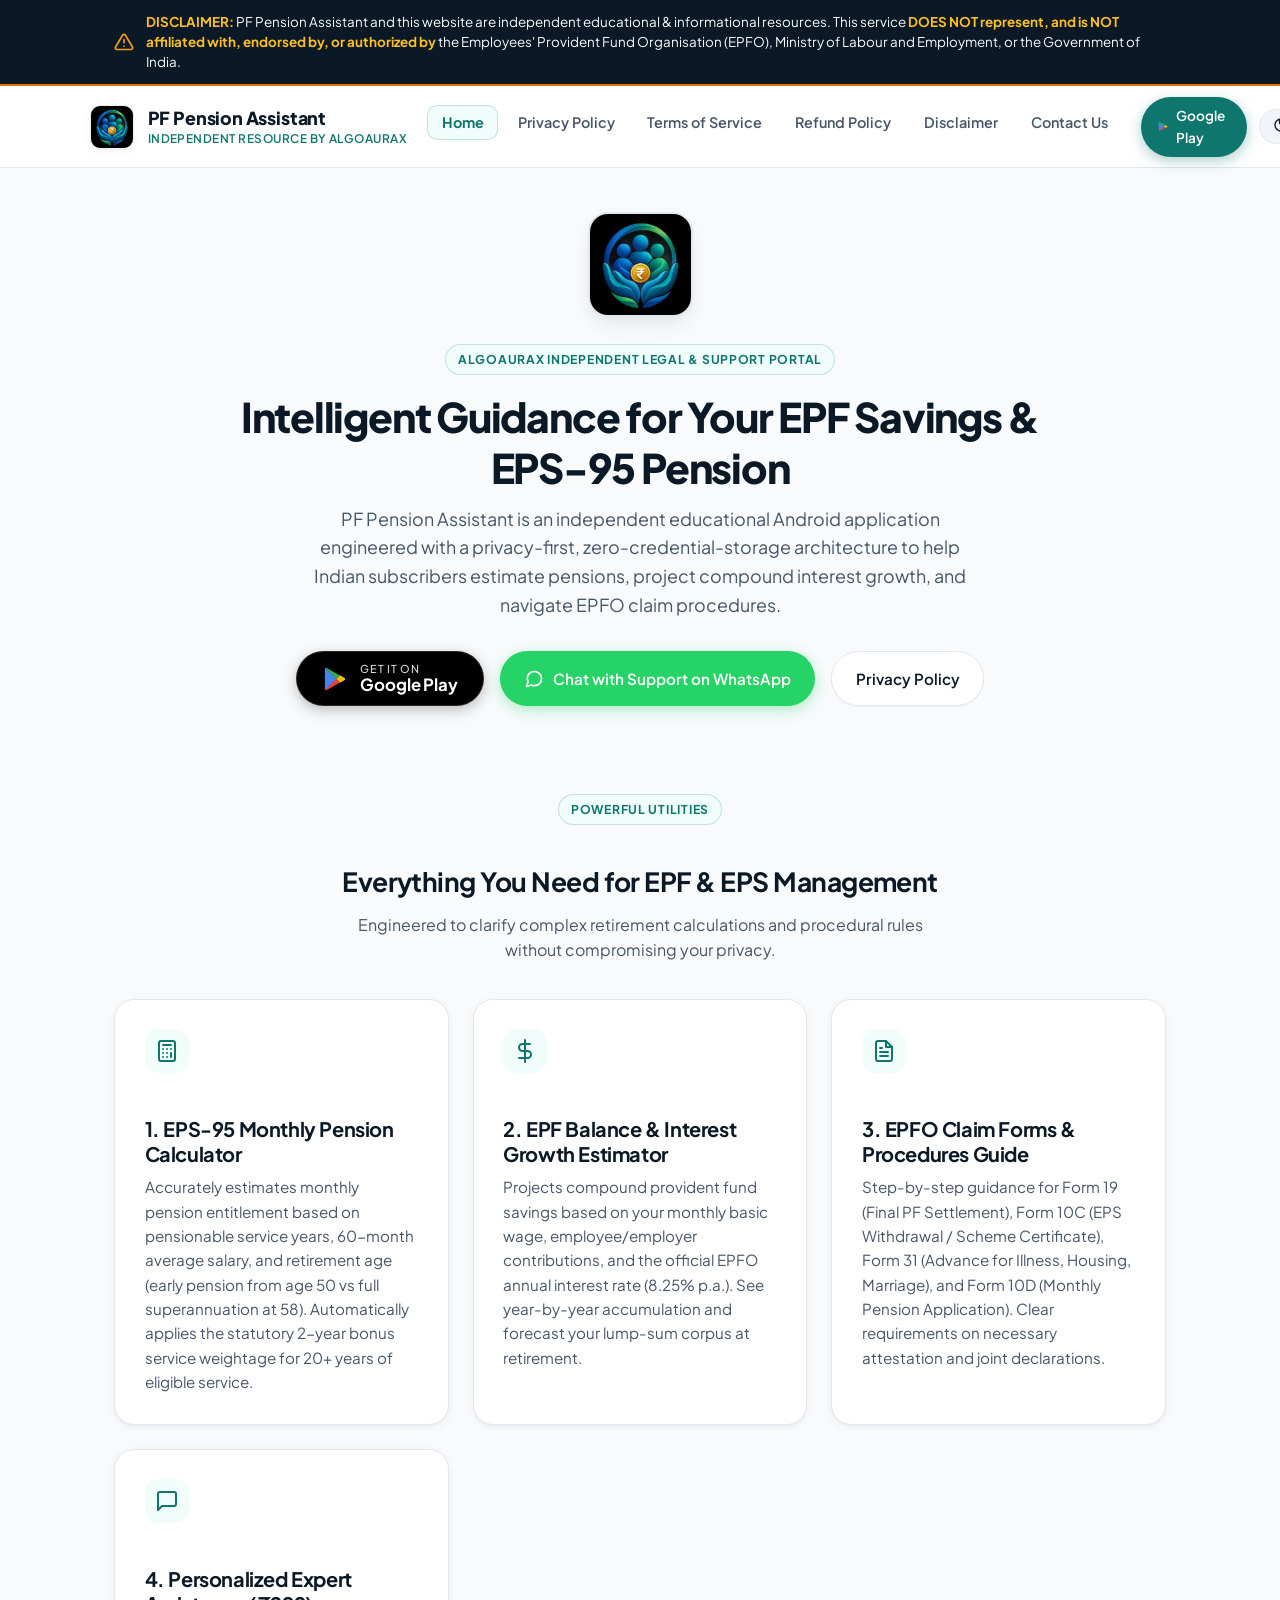
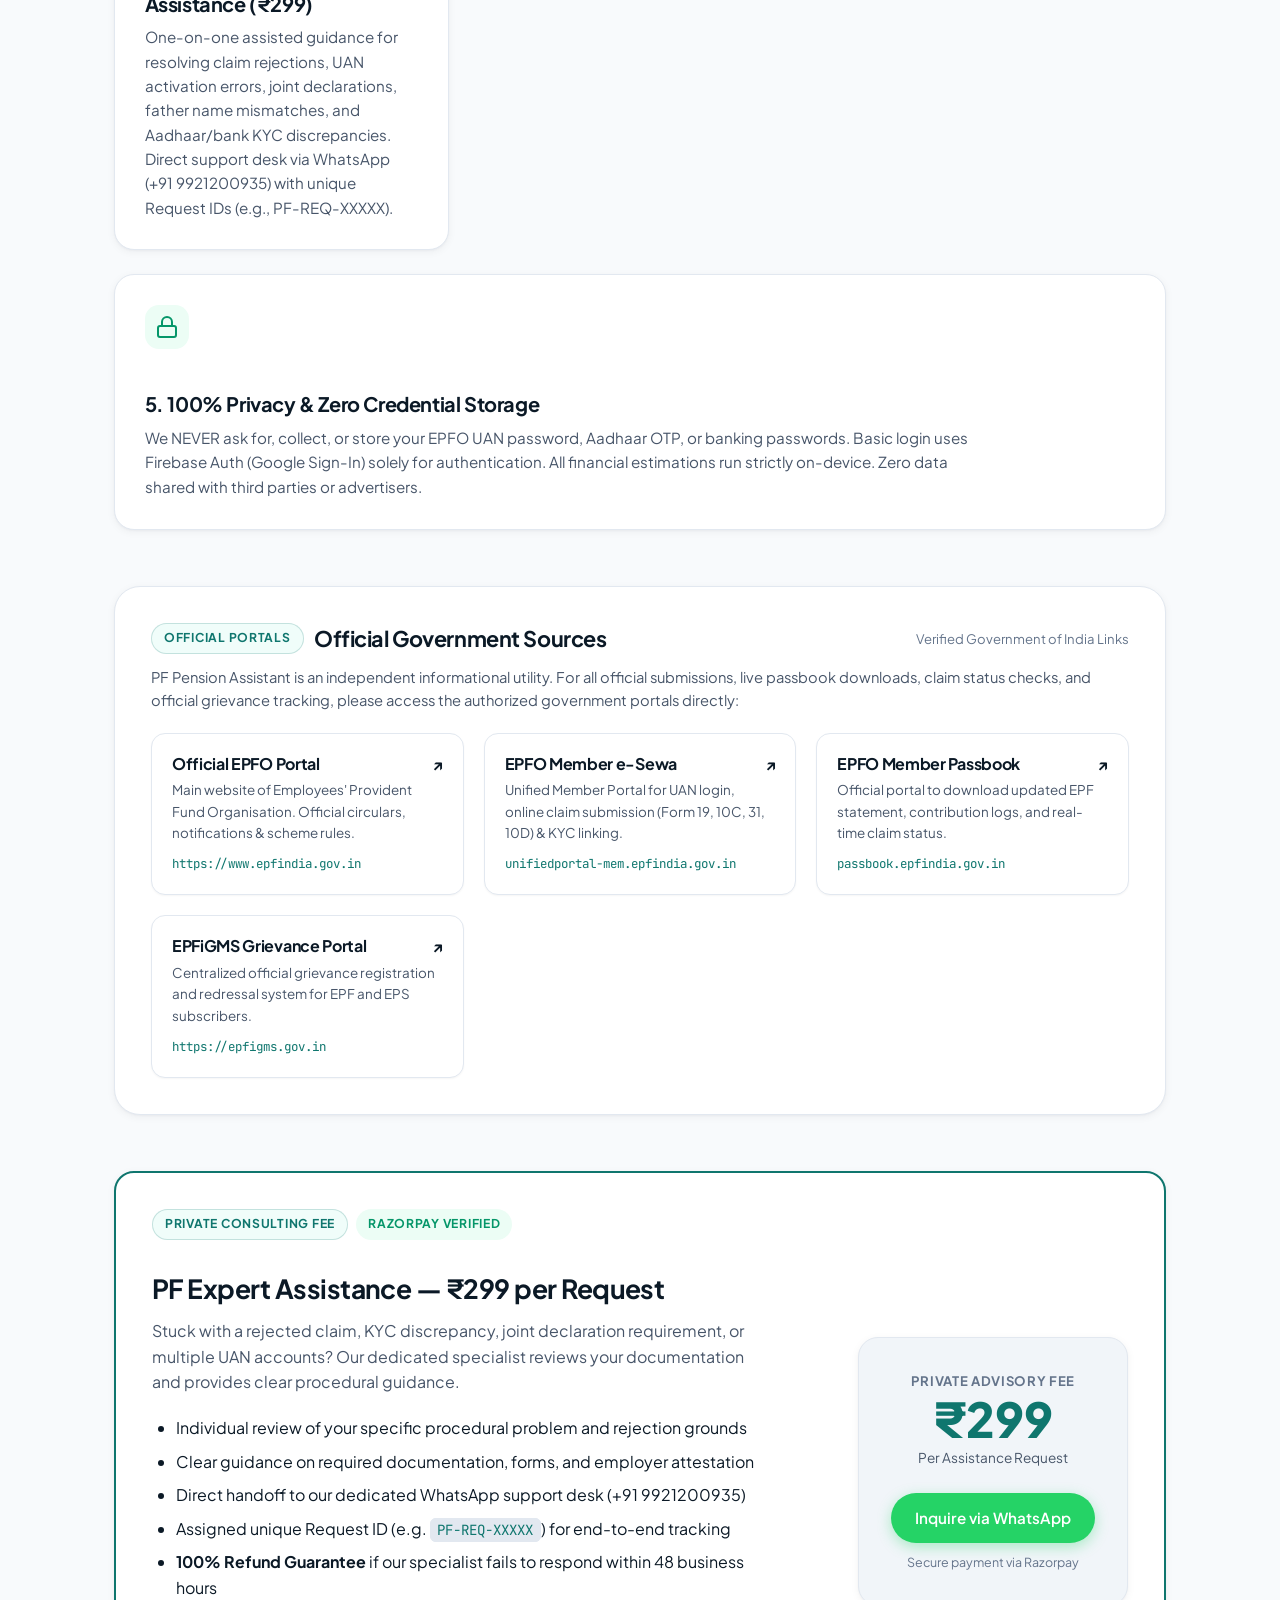
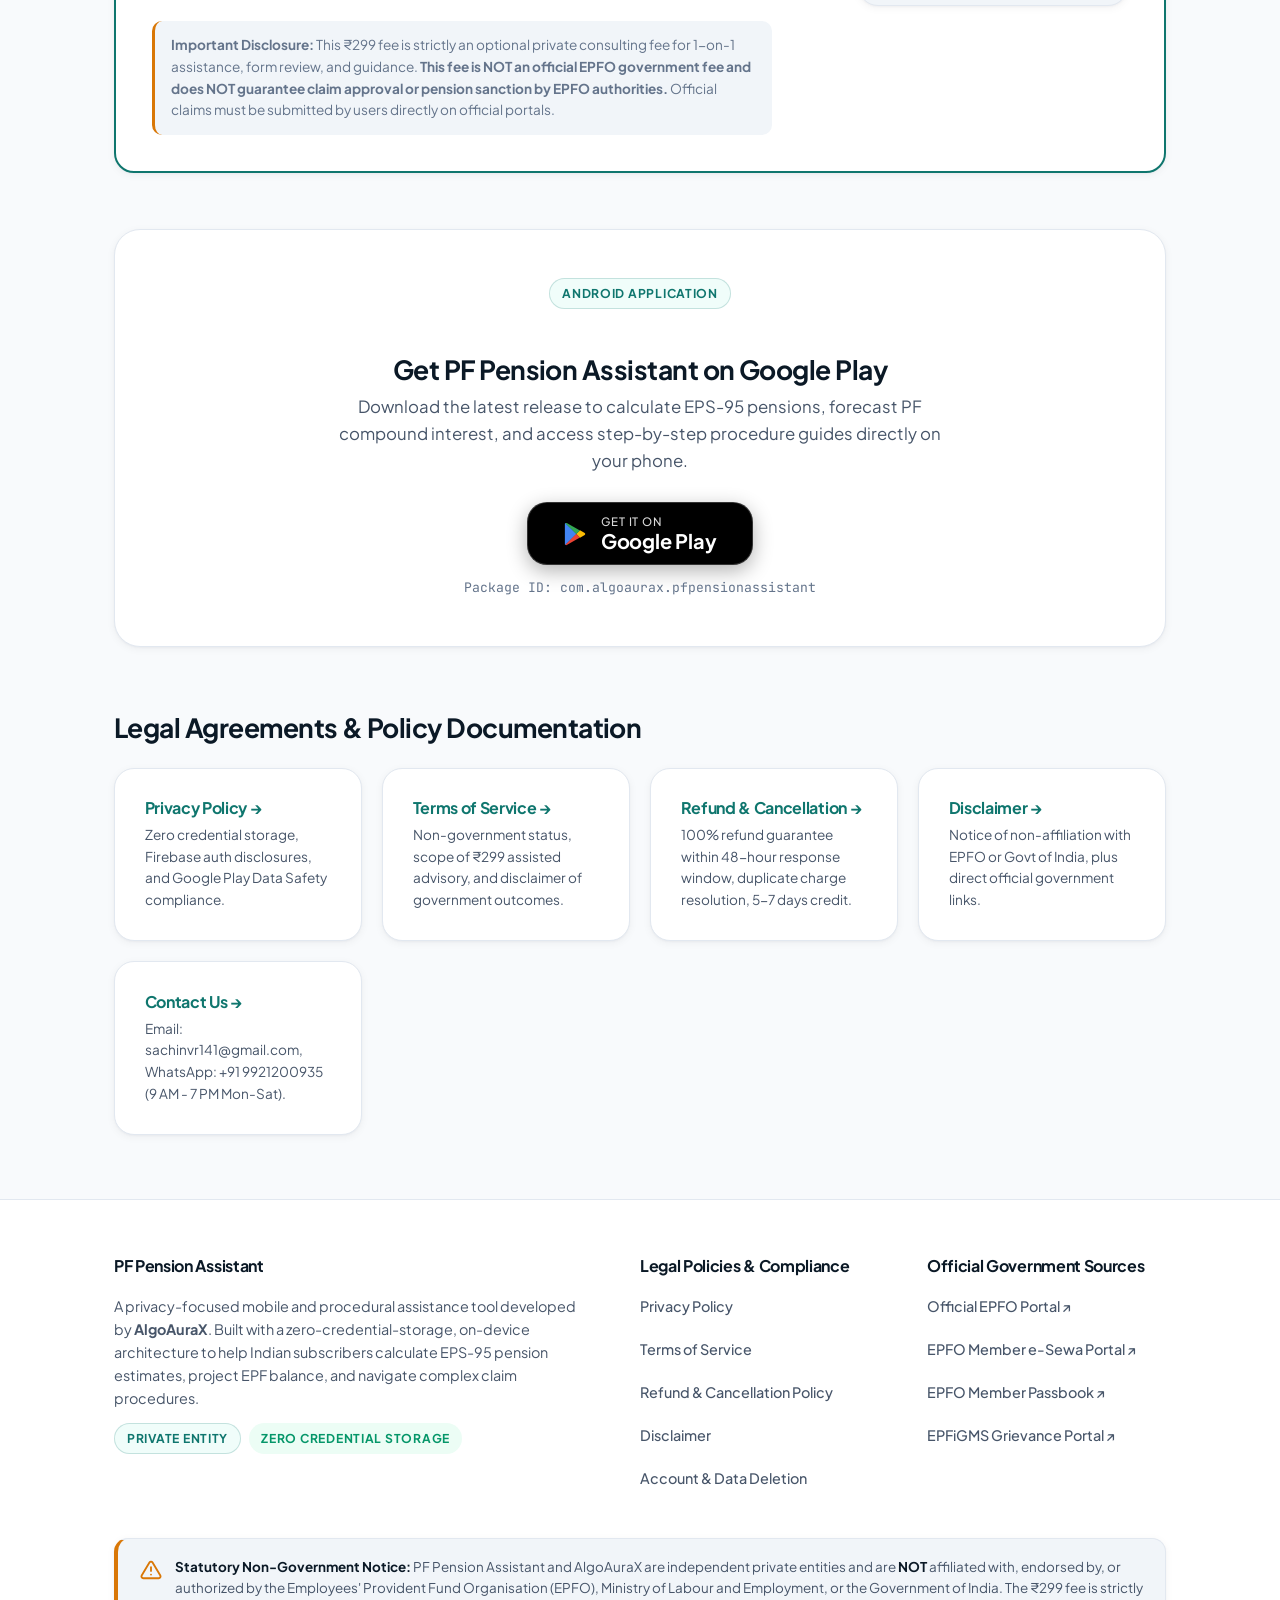
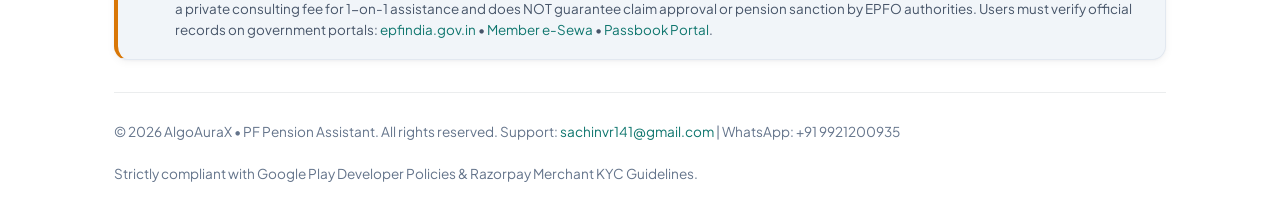
<file: index.html>
<!DOCTYPE html>
<html lang="en">
<head>
  <meta charset="UTF-8">
  <meta name="viewport" content="width=device-width, initial-scale=1.0">
  <title>PF Pension Assistant — Independent EPF & EPS-95 Guidance</title>
  <meta name="description" content="PF Pension Assistant: Independent educational resource for EPS-95 pension calculation, EPF interest estimation, EPFO claim guides, and assisted advisory.">
  <meta name="theme-color" content="#0B1926">
  <link rel="preconnect" href="https://fonts.googleapis.com">
  <link rel="preconnect" href="https://fonts.gstatic.com" crossorigin>
  <link href="https://fonts.googleapis.com/css2?family=Plus+Jakarta+Sans:wght@400;500;600;700;800&family=JetBrains+Mono:wght@500;600&display=swap" rel="stylesheet">
  <link rel="stylesheet" href="./css/style.css?v=1793094932">
  <link rel="icon" type="image/png" sizes="32x32" href="./images/favicon-32x32.png?v=8">
  <link rel="apple-touch-icon" sizes="192x192" href="./images/icon-192.png?v=8">
</head>
<body>
  <!-- MANDATORY GLOBAL NON-GOVERNMENT DISCLAIMER BANNER (Header Top of EVERY Page) -->
  <div class="global-gov-disclaimer-banner" role="alert">
    <div class="container global-gov-disclaimer-inner">
      <svg class="disclaimer-alert-icon" viewBox="0 0 24 24" fill="none" stroke="currentColor" stroke-width="2" stroke-linecap="round" stroke-linejoin="round" aria-hidden="true">
        <path d="M10.29 3.86L1.82 18a2 2 0 0 0 1.71 3h16.94a2 2 0 0 0 1.71-3L13.71 3.86a2 2 0 0 0-3.42 0z"/><line x1="12" y1="9" x2="12" y2="13"/><line x1="12" y1="17" x2="12.01" y2="17"/>
      </svg>
      <p>
        <strong>DISCLAIMER:</strong> PF Pension Assistant and this website are independent educational &amp; informational resources. This service <strong>DOES NOT represent, and is NOT affiliated with, endorsed by, or authorized by</strong> the Employees' Provident Fund Organisation (EPFO), Ministry of Labour and Employment, or the Government of India.
      </p>
    </div>
  </div>

  <header class="site-header">
    <div class="container header-inner">
            <a href="./" class="brand-link" aria-label="PF Pension Assistant Home">
        <img src="./images/app-logo.png?v=1793094481" alt="PF Pension Assistant Logo" class="brand-logo-img">
        <div class="brand-text-wrap">
          <span class="brand-title">PF Pension Assistant</span>
          <span class="brand-sub">Independent Resource by AlgoAuraX</span>
        </div>
      </a>

      <nav aria-label="Main Navigation">
        <ul class="nav-links">
          <li><a href="./" class="active">Home</a></li>
          <li><a href="./privacy-policy/" class="">Privacy Policy</a></li>
          <li><a href="./terms/" class="">Terms of Service</a></li>
          <li><a href="./refund-policy/" class="">Refund Policy</a></li>
          <li><a href="./disclaimer/" class="">Disclaimer</a></li>
          <li><a href="./contact/" class="">Contact Us</a></li>
        </ul>
      </nav>

      <div class="header-actions">
        <a href="https://play.google.com/store/apps/details?id=com.algoaurax.pfpensionassistant" target="_blank" rel="noopener noreferrer" class="btn btn-primary nav-play-btn" style="padding: 0.45rem 1rem; font-size: 0.85rem; display: inline-flex; align-items: center; gap: 0.45rem;">
          <svg width="15" height="15" viewBox="0 0 512 512" fill="currentColor"><path fill="#4285F4" d="M47.1 23.3c-4.4 5.3-7.1 13.5-7.1 24.3v416.8c0 10.8 2.7 19 7.1 24.3l3.6 3.6 233.5-233.5v-5.6L50.7 19.7l-3.6 3.6z"/><path fill="#FBBC04" d="M361.3 335.7l-77.1-77.1v-5.6l77.1-77.1 1.7 1 91.5 52c26.1 14.8 26.1 39.1 0 54l-91.5 52-1.7.8z"/><path fill="#EA4335" d="M284.2 253L50.7 486.5c8.6 9.1 22.8 10.3 39 1.1l271.6-154.4-77.1-77.2z"/><path fill="#34A853" d="M284.2 258.6l77.1-77.1L89.7 27.1C73.5 17.9 59.3 19.1 50.7 28.2L284.2 258.6z"/></svg>
          Google Play
        </a>

        <button type="button" class="theme-toggle" aria-label="Toggle dark/light theme">
          <span class="theme-toggle-icon" aria-hidden="true">
            <svg width="16" height="16" viewBox="0 0 24 24" fill="none" stroke="currentColor" stroke-width="2" stroke-linecap="round" stroke-linejoin="round"><path d="M21 12.79A9 9 0 1 1 11.21 3 7 7 0 0 0 21 12.79z"/></svg>
          </span>
          <span class="theme-toggle-label">Dark</span>
        </button>

        <button type="button" class="mobile-menu-btn" aria-label="Open navigation menu" aria-expanded="false">
          <svg width="22" height="22" viewBox="0 0 24 24" fill="none" stroke="currentColor" stroke-width="2" stroke-linecap="round" stroke-linejoin="round"><line x1="3" y1="12" x2="21" y2="12"/><line x1="3" y1="6" x2="21" y2="6"/><line x1="3" y1="18" x2="21" y2="18"/></svg>
        </button>
      </div>
    </div>

    <div class="mobile-nav-menu" aria-label="Mobile Navigation">
      <ul>
        <li><a href="./" class="active">Home</a></li>
        <li><a href="./privacy-policy/" class="">Privacy Policy</a></li>
        <li><a href="./terms/" class="">Terms of Service</a></li>
        <li><a href="./refund-policy/" class="">Refund Policy</a></li>
        <li><a href="./disclaimer/" class="">Disclaimer</a></li>
        <li><a href="./contact/" class="">Contact Us</a></li>
        <li style="margin-top: 0.5rem; padding-top: 0.5rem; border-top: 1px solid var(--color-border);">
          <a href="https://play.google.com/store/apps/details?id=com.algoaurax.pfpensionassistant" target="_blank" rel="noopener noreferrer" style="color: var(--color-primary); font-weight: 700;">
            Download on Google Play &rarr;
          </a>
        </li>
      </ul>
    </div>
  </header>

  <main id="main-content">

    <div class="container">
      <!-- Hero Section -->
      <section class="page-header" style="text-align: center; border-bottom: none; padding-top: 2.75rem; padding-bottom: 2rem;">
        <div style="margin-bottom: 1.25rem;">
          <img src="./images/app-logo.png?v=8" alt="PF Pension Assistant Logo" style="width: 105px; height: 105px; object-fit: cover; border-radius: var(--radius-lg); box-shadow: var(--shadow-md); border: 2px solid var(--color-border);">
        </div>
        <div class="badge badge-primary" style="margin-bottom: 1rem;">AlgoAuraX Independent Legal &amp; Support Portal</div>
        <h1 style="font-size: 2.55rem; max-width: 820px; margin-left: auto; margin-right: auto;">
          Intelligent Guidance for Your EPF Savings &amp; EPS-95 Pension
        </h1>
        <p class="page-subtitle" style="margin-left: auto; margin-right: auto; font-size: 1.12rem;">
          PF Pension Assistant is an independent educational Android application engineered with a privacy-first, zero-credential-storage architecture to help Indian subscribers estimate pensions, project compound interest growth, and navigate EPFO claim procedures.
        </p>

        <!-- Primary Call to Actions -->
        <div style="display: flex; gap: 1rem; justify-content: center; flex-wrap: wrap; margin-top: 2rem;">
          <a href="https://play.google.com/store/apps/details?id=com.algoaurax.pfpensionassistant" target="_blank" rel="noopener noreferrer" class="btn" style="background: #000000; color: #FFFFFF !important; padding: 0.65rem 1.6rem; display: inline-flex; align-items: center; gap: 0.85rem; box-shadow: 0 4px 14px rgba(0,0,0,0.25); border: 1px solid rgba(255,255,255,0.15);">
            <svg width="24" height="24" viewBox="0 0 512 512" style="flex-shrink: 0;">
  <path fill="#4285F4" d="M47.1 23.3c-4.4 5.3-7.1 13.5-7.1 24.3v416.8c0 10.8 2.7 19 7.1 24.3l3.6 3.6 233.5-233.5v-5.6L50.7 19.7l-3.6 3.6z"/>
  <path fill="#FBBC04" d="M361.3 335.7l-77.1-77.1v-5.6l77.1-77.1 1.7 1 91.5 52c26.1 14.8 26.1 39.1 0 54l-91.5 52-1.7.8z"/>
  <path fill="#EA4335" d="M284.2 253L50.7 486.5c8.6 9.1 22.8 10.3 39 1.1l271.6-154.4-77.1-77.2z"/>
  <path fill="#34A853" d="M284.2 258.6l77.1-77.1L89.7 27.1C73.5 17.9 59.3 19.1 50.7 28.2L284.2 258.6z"/>
</svg>
            <div style="text-align: left; line-height: 1.15;">
              <span style="display: block; font-size: 0.68rem; text-transform: uppercase; letter-spacing: 0.06em; opacity: 0.85; font-weight: 500;">GET IT ON</span>
              <span style="display: block; font-size: 1.05rem; font-weight: 700; letter-spacing: -0.01em;">Google Play</span>
            </div>
          </a>
          <a href="https://wa.me/919921200935?text=Hello%20PF%20Pension%20Assistant%20Support" target="_blank" rel="noopener noreferrer" class="btn btn-whatsapp" style="padding: 0.75rem 1.45rem;">
            <svg width="20" height="20" viewBox="0 0 24 24" fill="none" stroke="currentColor" stroke-width="2" stroke-linecap="round" stroke-linejoin="round"><path d="M21 11.5a8.38 8.38 0 0 1-.9 3.8 8.5 8.5 0 0 1-7.6 4.7 8.38 8.38 0 0 1-3.8-.9L3 21l1.9-5.7a8.38 8.38 0 0 1-.9-3.8 8.5 8.5 0 0 1 4.7-7.6 8.38 8.38 0 0 1 3.8-.9h.5a8.48 8.48 0 0 1 8 8v.5z"/></svg>
            Chat with Support on WhatsApp
          </a>
          <a href="./privacy-policy/" class="btn btn-secondary">Privacy Policy</a>
        </div>
      </section>

      <!-- App Core Features Grid -->
      <section style="margin: 3.5rem 0;">
        <div style="text-align: center; margin-bottom: 2.25rem;">
          <span class="badge badge-primary" style="margin-bottom: 0.5rem;">Powerful Utilities</span>
          <h2>Everything You Need for EPF &amp; EPS Management</h2>
          <p style="color: var(--color-text-secondary); max-width: 620px; margin: 0 auto;">Engineered to clarify complex retirement calculations and procedural rules without compromising your privacy.</p>
        </div>

        <div style="display: grid; grid-template-columns: repeat(auto-fit, minmax(320px, 1fr)); gap: 1.5rem;">
          <!-- Feature 1 -->
          <div class="card">
            <div style="display: inline-flex; width: 44px; height: 44px; border-radius: var(--radius-md); background: var(--color-primary-container); align-items: center; justify-content: center; color: var(--color-primary); margin-bottom: 1.15rem;">
              <svg width="24" height="24" viewBox="0 0 24 24" fill="none" stroke="currentColor" stroke-width="2" stroke-linecap="round" stroke-linejoin="round"><rect x="4" y="2" width="16" height="20" rx="2"/><line x1="8" y1="6" x2="16" y2="6"/><line x1="16" y1="14" x2="16" y2="18"/><path d="M16 10h.01"/><path d="M12 10h.01"/><path d="M8 10h.01"/><path d="M12 14h.01"/><path d="M8 14h.01"/><path d="M12 18h.01"/><path d="M8 18h.01"/></svg>
            </div>
            <h3 class="card-title">1. EPS-95 Monthly Pension Calculator</h3>
            <p class="card-subtitle">
              Accurately estimates monthly pension entitlement based on pensionable service years, 60-month average salary, and retirement age (early pension from age 50 vs full superannuation at 58). Automatically applies the statutory 2-year bonus service weightage for 20+ years of eligible service.
            </p>
          </div>

          <!-- Feature 2 -->
          <div class="card">
            <div style="display: inline-flex; width: 44px; height: 44px; border-radius: var(--radius-md); background: var(--color-primary-container); align-items: center; justify-content: center; color: var(--color-primary); margin-bottom: 1.15rem;">
              <svg width="24" height="24" viewBox="0 0 24 24" fill="none" stroke="currentColor" stroke-width="2" stroke-linecap="round" stroke-linejoin="round"><line x1="12" y1="1" x2="12" y2="23"/><path d="M17 5H9.5a3.5 3.5 0 0 0 0 7h5a3.5 3.5 0 0 1 0 7H6"/></svg>
            </div>
            <h3 class="card-title">2. EPF Balance &amp; Interest Growth Estimator</h3>
            <p class="card-subtitle">
              Projects compound provident fund savings based on your monthly basic wage, employee/employer contributions, and the official EPFO annual interest rate (8.25% p.a.). See year-by-year accumulation and forecast your lump-sum corpus at retirement.
            </p>
          </div>

          <!-- Feature 3 -->
          <div class="card">
            <div style="display: inline-flex; width: 44px; height: 44px; border-radius: var(--radius-md); background: var(--color-primary-container); align-items: center; justify-content: center; color: var(--color-primary); margin-bottom: 1.15rem;">
              <svg width="24" height="24" viewBox="0 0 24 24" fill="none" stroke="currentColor" stroke-width="2" stroke-linecap="round" stroke-linejoin="round"><path d="M14 2H6a2 2 0 0 0-2 2v16a2 2 0 0 0 2 2h12a2 2 0 0 0 2-2V8z"/><polyline points="14 2 14 8 20 8"/><line x1="16" y1="13" x2="8" y2="13"/><line x1="16" y1="17" x2="8" y2="17"/><polyline points="10 9 9 9 8 9"/></svg>
            </div>
            <h3 class="card-title">3. EPFO Claim Forms &amp; Procedures Guide</h3>
            <p class="card-subtitle">
              Step-by-step guidance for Form 19 (Final PF Settlement), Form 10C (EPS Withdrawal / Scheme Certificate), Form 31 (Advance for Illness, Housing, Marriage), and Form 10D (Monthly Pension Application). Clear requirements on necessary attestation and joint declarations.
            </p>
          </div>

          <!-- Feature 4 -->
          <div class="card">
            <div style="display: inline-flex; width: 44px; height: 44px; border-radius: var(--radius-md); background: var(--color-primary-container); align-items: center; justify-content: center; color: var(--color-primary); margin-bottom: 1.15rem;">
              <svg width="24" height="24" viewBox="0 0 24 24" fill="none" stroke="currentColor" stroke-width="2" stroke-linecap="round" stroke-linejoin="round"><path d="M21 15a2 2 0 0 1-2 2H7l-4 4V5a2 2 0 0 1 2-2h14a2 2 0 0 1 2 2z"/></svg>
            </div>
            <h3 class="card-title">4. Personalized Expert Assistance (₹299)</h3>
            <p class="card-subtitle">
              One-on-one assisted guidance for resolving claim rejections, UAN activation errors, joint declarations, father name mismatches, and Aadhaar/bank KYC discrepancies. Direct support desk via WhatsApp (+91 9921200935) with unique Request IDs (e.g., PF-REQ-XXXXX).
            </p>
          </div>

          <!-- Feature 5 -->
          <div class="card" style="grid-column: 1 / -1;">
            <div style="display: inline-flex; width: 44px; height: 44px; border-radius: var(--radius-md); background: var(--color-success-bg); align-items: center; justify-content: center; color: var(--color-success); margin-bottom: 1.15rem;">
              <svg width="24" height="24" viewBox="0 0 24 24" fill="none" stroke="currentColor" stroke-width="2" stroke-linecap="round" stroke-linejoin="round"><rect x="3" y="11" width="18" height="11" rx="2" ry="2"/><path d="M7 11V7a5 5 0 0 1 10 0v4"/></svg>
            </div>
            <h3 class="card-title">5. 100% Privacy &amp; Zero Credential Storage</h3>
            <p class="card-subtitle" style="max-width: 850px;">
              We NEVER ask for, collect, or store your EPFO UAN password, Aadhaar OTP, or banking passwords. Basic login uses Firebase Auth (Google Sign-In) solely for authentication. All financial estimations run strictly on-device. Zero data shared with third parties or advertisers.
            </p>
          </div>
        </div>
      </section>


      <!-- MANDATORY OFFICIAL GOVERNMENT SOURCE LINKS (Google Play Compliant) -->
      <section style="margin: 3.5rem 0; padding: 2.25rem; background: var(--color-surface); border: 1px solid var(--color-border); border-radius: var(--radius-xl); box-shadow: var(--shadow-sm);">
        <div style="display: flex; align-items: center; justify-content: space-between; flex-wrap: wrap; gap: 1rem; margin-bottom: 0.75rem;">
          <div style="display: flex; align-items: center; gap: 0.65rem;">
            <span class="badge badge-primary">Official Portals</span>
            <h3 style="margin: 0; font-size: 1.35rem;">Official Government Sources</h3>
          </div>
          <span style="font-size: 0.82rem; color: var(--color-text-muted);">Verified Government of India Links</span>
        </div>
        <p style="color: var(--color-text-secondary); margin-bottom: 1.25rem; font-size: 0.92rem;">
          PF Pension Assistant is an independent informational utility. For all official submissions, live passbook downloads, claim status checks, and official grievance tracking, please access the authorized government portals directly:
        </p>
        <div class="gov-sources-grid">
          <a href="https://www.epfindia.gov.in" target="_blank" rel="noopener noreferrer" class="gov-source-card">
            <div>
              <h4>Official EPFO Portal <span>&nearr;</span></h4>
              <p>Main website of Employees' Provident Fund Organisation. Official circulars, notifications &amp; scheme rules.</p>
            </div>
            <div class="gov-source-url">https://www.epfindia.gov.in</div>
          </a>
          <a href="https://unifiedportal-mem.epfindia.gov.in/memberinterface/" target="_blank" rel="noopener noreferrer" class="gov-source-card">
            <div>
              <h4>EPFO Member e-Sewa <span>&nearr;</span></h4>
              <p>Unified Member Portal for UAN login, online claim submission (Form 19, 10C, 31, 10D) &amp; KYC linking.</p>
            </div>
            <div class="gov-source-url">unifiedportal-mem.epfindia.gov.in</div>
          </a>
          <a href="https://passbook.epfindia.gov.in" target="_blank" rel="noopener noreferrer" class="gov-source-card">
            <div>
              <h4>EPFO Member Passbook <span>&nearr;</span></h4>
              <p>Official portal to download updated EPF statement, contribution logs, and real-time claim status.</p>
            </div>
            <div class="gov-source-url">passbook.epfindia.gov.in</div>
          </a>
          <a href="https://epfigms.gov.in" target="_blank" rel="noopener noreferrer" class="gov-source-card">
            <div>
              <h4>EPFiGMS Grievance Portal <span>&nearr;</span></h4>
              <p>Centralized official grievance registration and redressal system for EPF and EPS subscribers.</p>
            </div>
            <div class="gov-source-url">https://epfigms.gov.in</div>
          </a>
        </div>
      </section>


      <!-- Transparent Pricing Card Section (Razorpay Merchant Compliant) -->
      <section style="margin: 3.5rem 0;">
        <div class="card" style="border: 2px solid var(--color-primary); background: var(--color-surface); padding: 2.25rem;">
          <div style="display: flex; flex-wrap: wrap; justify-content: space-between; align-items: center; gap: 2rem;">
            <div style="max-width: 620px;">
              <div style="display: flex; gap: 0.5rem; margin-bottom: 0.75rem;">
                <span class="badge badge-primary">Private Consulting Fee</span>
                <span class="badge badge-success">Razorpay Verified</span>
              </div>
              <h2>PF Expert Assistance — ₹299 per Request</h2>
              <p style="color: var(--color-text-secondary); margin-bottom: 1.25rem; line-height: 1.6;">
                Stuck with a rejected claim, KYC discrepancy, joint declaration requirement, or multiple UAN accounts? Our dedicated specialist reviews your documentation and provides clear procedural guidance.
              </p>
              <ul style="margin-bottom: 1.25rem;">
                <li>Individual review of your specific procedural problem and rejection grounds</li>
                <li>Clear guidance on required documentation, forms, and employer attestation</li>
                <li>Direct handoff to our dedicated WhatsApp support desk (+91 9921200935)</li>
                <li>Assigned unique Request ID (e.g. <code>PF-REQ-XXXXX</code>) for end-to-end tracking</li>
                <li><strong>100% Refund Guarantee</strong> if our specialist fails to respond within 48 business hours</li>
              </ul>
              <div style="font-size: 0.85rem; color: var(--color-text-muted); background: var(--color-surface-subtle); padding: 0.85rem 1rem; border-radius: var(--radius-sm); border-left: 3px solid var(--color-warning);">
                <strong>Important Disclosure:</strong> This ₹299 fee is strictly an optional private consulting fee for 1-on-1 assistance, form review, and guidance. <strong>This fee is NOT an official EPFO government fee and does NOT guarantee claim approval or pension sanction by EPFO authorities.</strong> Official claims must be submitted by users directly on official portals.
              </div>
            </div>

            <div style="text-align: center; min-width: 260px; padding: 2rem; background: var(--color-surface-subtle); border-radius: var(--radius-lg); border: 1px solid var(--color-border); box-shadow: var(--shadow-sm);">
              <div style="font-size: 0.82rem; text-transform: uppercase; font-weight: 700; color: var(--color-text-muted); letter-spacing: 0.05em;">Private Advisory Fee</div>
              <div style="font-size: 3rem; font-weight: 800; color: var(--color-primary); margin: 0.25rem 0; line-height: 1;">₹299</div>
              <div style="font-size: 0.85rem; color: var(--color-text-secondary); margin-bottom: 1.5rem;">Per Assistance Request</div>
              
              <a href="https://wa.me/919921200935?text=Hello%20PF%20Pension%20Assistant%20Support%2C%20I%20would%20like%20to%20request%20the%20Rs%20299%20PF%20Expert%20Assistance" target="_blank" rel="noopener noreferrer" class="btn btn-whatsapp" style="width: 100%; margin-bottom: 0.65rem;">
                Inquire via WhatsApp
              </a>
              <div style="font-size: 0.78rem; color: var(--color-text-muted);">Secure payment via Razorpay</div>
            </div>
          </div>
        </div>
      </section>

      <!-- Google Play Store Download Section -->
      <section style="margin: 3.5rem 0; text-align: center; padding: 3rem 1.5rem; background: var(--color-surface); border-radius: var(--radius-xl); border: 1px solid var(--color-border); box-shadow: var(--shadow-sm);">
        <span class="badge badge-primary" style="margin-bottom: 0.75rem;">Android Application</span>
        <h2 style="margin-bottom: 0.5rem;">Get PF Pension Assistant on Google Play</h2>
        <p style="max-width: 620px; margin: 0 auto 1.75rem; color: var(--color-text-secondary); font-size: 1.05rem;">
          Download the latest release to calculate EPS-95 pensions, forecast PF compound interest, and access step-by-step procedure guides directly on your phone.
        </p>
        <div style="display: inline-flex; flex-direction: column; align-items: center; gap: 0.75rem;">
          <a href="https://play.google.com/store/apps/details?id=com.algoaurax.pfpensionassistant" target="_blank" rel="noopener noreferrer" class="btn" style="background: #000000; color: #FFFFFF !important; padding: 0.75rem 2.2rem; display: inline-flex; align-items: center; gap: 0.85rem; box-shadow: 0 6px 20px rgba(0,0,0,0.3); border: 1px solid rgba(255,255,255,0.2); border-radius: var(--radius-lg);">
            <svg width="24" height="24" viewBox="0 0 512 512" style="flex-shrink: 0;">
  <path fill="#4285F4" d="M47.1 23.3c-4.4 5.3-7.1 13.5-7.1 24.3v416.8c0 10.8 2.7 19 7.1 24.3l3.6 3.6 233.5-233.5v-5.6L50.7 19.7l-3.6 3.6z"/>
  <path fill="#FBBC04" d="M361.3 335.7l-77.1-77.1v-5.6l77.1-77.1 1.7 1 91.5 52c26.1 14.8 26.1 39.1 0 54l-91.5 52-1.7.8z"/>
  <path fill="#EA4335" d="M284.2 253L50.7 486.5c8.6 9.1 22.8 10.3 39 1.1l271.6-154.4-77.1-77.2z"/>
  <path fill="#34A853" d="M284.2 258.6l77.1-77.1L89.7 27.1C73.5 17.9 59.3 19.1 50.7 28.2L284.2 258.6z"/>
</svg>
            <div style="text-align: left; line-height: 1.15;">
              <span style="display: block; font-size: 0.72rem; text-transform: uppercase; letter-spacing: 0.08em; opacity: 0.85; font-weight: 500;">GET IT ON</span>
              <span style="display: block; font-size: 1.25rem; font-weight: 700; letter-spacing: -0.01em;">Google Play</span>
            </div>
          </a>
          <span style="font-size: 0.82rem; color: var(--color-text-muted); font-family: var(--font-mono);">Package ID: com.algoaurax.pfpensionassistant</span>
        </div>
      </section>

      <!-- Legal Links Grid -->
      <section style="margin: 4rem 0;">
        <h2 style="margin-bottom: 1.5rem;">Legal Agreements &amp; Policy Documentation</h2>
        <div style="display: grid; grid-template-columns: repeat(auto-fit, minmax(240px, 1fr)); gap: 1.25rem;">
          <a href="./privacy-policy/" class="card" style="text-decoration: none; color: inherit;">
            <h4 style="margin-bottom: 0.35rem; color: var(--color-primary);">Privacy Policy &rarr;</h4>
            <p style="font-size: 0.85rem; color: var(--color-text-secondary); margin: 0;">Zero credential storage, Firebase auth disclosures, and Google Play Data Safety compliance.</p>
          </a>
          <a href="./terms/" class="card" style="text-decoration: none; color: inherit;">
            <h4 style="margin-bottom: 0.35rem; color: var(--color-primary);">Terms of Service &rarr;</h4>
            <p style="font-size: 0.85rem; color: var(--color-text-secondary); margin: 0;">Non-government status, scope of ₹299 assisted advisory, and disclaimer of government outcomes.</p>
          </a>
          <a href="./refund-policy/" class="card" style="text-decoration: none; color: inherit;">
            <h4 style="margin-bottom: 0.35rem; color: var(--color-primary);">Refund &amp; Cancellation &rarr;</h4>
            <p style="font-size: 0.85rem; color: var(--color-text-secondary); margin: 0;">100% refund guarantee within 48-hour response window, duplicate charge resolution, 5-7 days credit.</p>
          </a>
          <a href="./disclaimer/" class="card" style="text-decoration: none; color: inherit;">
            <h4 style="margin-bottom: 0.35rem; color: var(--color-primary);">Disclaimer &rarr;</h4>
            <p style="font-size: 0.85rem; color: var(--color-text-secondary); margin: 0;">Notice of non-affiliation with EPFO or Govt of India, plus direct official government links.</p>
          </a>
          <a href="./contact/" class="card" style="text-decoration: none; color: inherit;">
            <h4 style="margin-bottom: 0.35rem; color: var(--color-primary);">Contact Us &rarr;</h4>
            <p style="font-size: 0.85rem; color: var(--color-text-secondary); margin: 0;">Email: sachinvr141@gmail.com, WhatsApp: +91 9921200935 (9 AM - 7 PM Mon-Sat).</p>
          </a>
        </div>
      </section>
    </div>

  </main>

  <footer class="site-footer">
    <div class="container">
      <div class="footer-grid">
        <div class="footer-col">
          <h4>PF Pension Assistant</h4>
          <p style="font-size: 0.9rem; margin-bottom: 0.85rem; line-height: 1.6;">
            A privacy-focused mobile and procedural assistance tool developed by <strong>AlgoAuraX</strong>. Built with a zero-credential-storage, on-device architecture to help Indian subscribers calculate EPS-95 pension estimates, project EPF balance, and navigate complex claim procedures.
          </p>
          <div style="display: flex; gap: 0.5rem; flex-wrap: wrap;">
            <span class="badge badge-primary">Private Entity</span>
            <span class="badge badge-success">Zero Credential Storage</span>
          </div>
        </div>

        <div class="footer-col">
          <h4>Legal Policies &amp; Compliance</h4>
          <ul class="footer-links">
            <li><a href="./privacy-policy/">Privacy Policy</a></li>
            <li><a href="./terms/">Terms of Service</a></li>
            <li><a href="./refund-policy/">Refund &amp; Cancellation Policy</a></li>
            <li><a href="./disclaimer/">Disclaimer</a></li>
            <li><a href="./data-deletion/">Account &amp; Data Deletion</a></li>
          </ul>
        </div>

        <div class="footer-col">
          <h4>Official Government Sources</h4>
          <ul class="footer-links">
            <li><a href="https://www.epfindia.gov.in" target="_blank" rel="noopener noreferrer">Official EPFO Portal &nearr;</a></li>
            <li><a href="https://unifiedportal-mem.epfindia.gov.in/memberinterface/" target="_blank" rel="noopener noreferrer">EPFO Member e-Sewa Portal &nearr;</a></li>
            <li><a href="https://passbook.epfindia.gov.in" target="_blank" rel="noopener noreferrer">EPFO Member Passbook &nearr;</a></li>
            <li><a href="https://epfigms.gov.in" target="_blank" rel="noopener noreferrer">EPFiGMS Grievance Portal &nearr;</a></li>
          </ul>
        </div>
      </div>

      <div class="disclaimer-banner" style="margin: 1.5rem 0 2rem; background: var(--color-surface-subtle); border-left-color: var(--color-warning);">
        <svg class="disclaimer-banner-icon" style="color: var(--color-warning);" viewBox="0 0 24 24" fill="none" stroke="currentColor" stroke-width="2" stroke-linecap="round" stroke-linejoin="round">
          <path d="M10.29 3.86L1.82 18a2 2 0 0 0 1.71 3h16.94a2 2 0 0 0 1.71-3L13.71 3.86a2 2 0 0 0-3.42 0z"/><line x1="12" y1="9" x2="12" y2="13"/><line x1="12" y1="17" x2="12.01" y2="17"/>
        </svg>
        <div style="font-size: 0.84rem; line-height: 1.55;">
          <strong>Statutory Non-Government Notice:</strong> PF Pension Assistant and AlgoAuraX are independent private entities and are <strong>NOT</strong> affiliated with, endorsed by, or authorized by the Employees' Provident Fund Organisation (EPFO), Ministry of Labour and Employment, or the Government of India. The ₹299 fee is strictly a private consulting fee for 1-on-1 assistance and does NOT guarantee claim approval or pension sanction by EPFO authorities. Users must verify official records on government portals: <a href="https://www.epfindia.gov.in" target="_blank" rel="noopener noreferrer">epfindia.gov.in</a> &bull; <a href="https://unifiedportal-mem.epfindia.gov.in/memberinterface/" target="_blank" rel="noopener noreferrer">Member e-Sewa</a> &bull; <a href="https://passbook.epfindia.gov.in" target="_blank" rel="noopener noreferrer">Passbook Portal</a>.
        </div>
      </div>

      <div class="footer-bottom">
        <div>&copy; 2026 AlgoAuraX &bull; PF Pension Assistant. All rights reserved. Support: <a href="mailto:sachinvr141@gmail.com">sachinvr141@gmail.com</a> | WhatsApp: +91 9921200935</div>
        <div>Strictly compliant with Google Play Developer Policies &amp; Razorpay Merchant KYC Guidelines.</div>
      </div>
    </div>
  </footer>

  <script src="./js/main.js"></script>
</body>
</html>
</file>
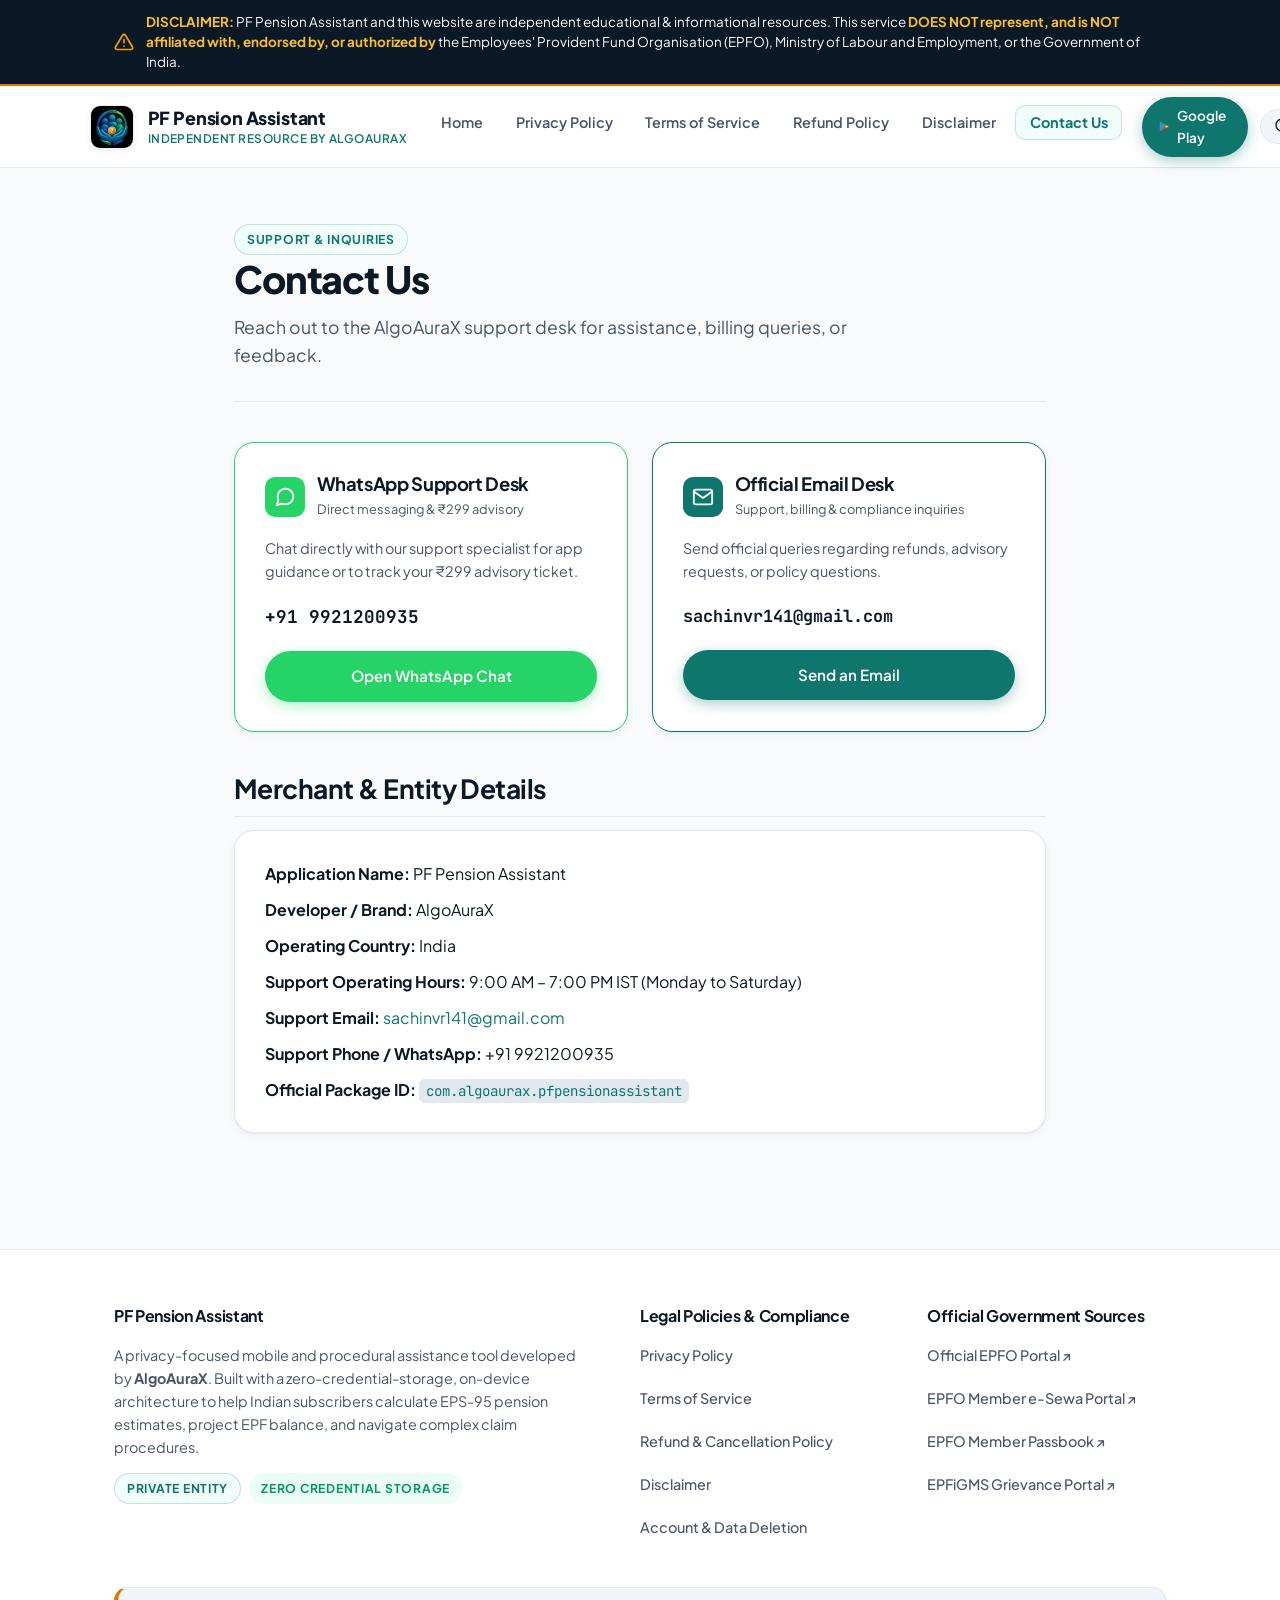
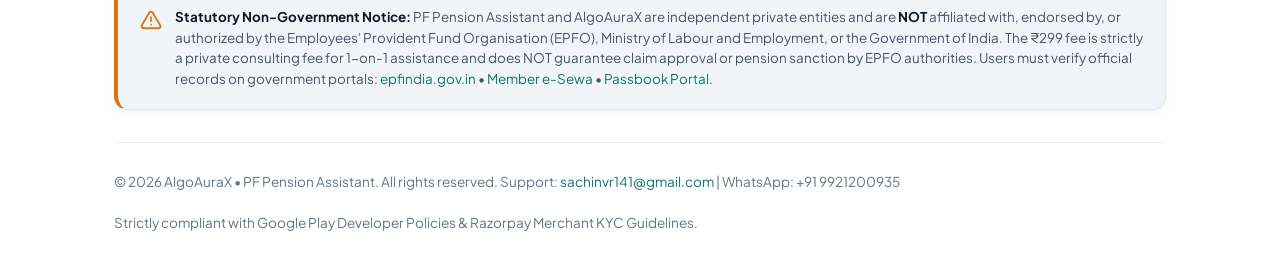
<file: contact/index.html>
<!DOCTYPE html>
<html lang="en">
<head>
  <meta charset="UTF-8">
  <meta name="viewport" content="width=device-width, initial-scale=1.0">
  <title>Contact Us & Support — PF Pension Assistant</title>
  <meta name="description" content="Official support desk for PF Pension Assistant. Email: sachinvr141@gmail.com, WhatsApp: +91 9921200935 (9 AM - 7 PM IST, Mon-Sat).">
  <meta name="theme-color" content="#0B1926">
  <link rel="preconnect" href="https://fonts.googleapis.com">
  <link rel="preconnect" href="https://fonts.gstatic.com" crossorigin>
  <link href="https://fonts.googleapis.com/css2?family=Plus+Jakarta+Sans:wght@400;500;600;700;800&family=JetBrains+Mono:wght@500;600&display=swap" rel="stylesheet">
  <link rel="stylesheet" href="../css/style.css?v=1793094932">
  <link rel="icon" type="image/png" sizes="32x32" href="../images/favicon-32x32.png?v=8">
  <link rel="apple-touch-icon" sizes="192x192" href="../images/icon-192.png?v=8">
</head>
<body>
  <!-- MANDATORY GLOBAL NON-GOVERNMENT DISCLAIMER BANNER (Header Top of EVERY Page) -->
  <div class="global-gov-disclaimer-banner" role="alert">
    <div class="container global-gov-disclaimer-inner">
      <svg class="disclaimer-alert-icon" viewBox="0 0 24 24" fill="none" stroke="currentColor" stroke-width="2" stroke-linecap="round" stroke-linejoin="round" aria-hidden="true">
        <path d="M10.29 3.86L1.82 18a2 2 0 0 0 1.71 3h16.94a2 2 0 0 0 1.71-3L13.71 3.86a2 2 0 0 0-3.42 0z"/><line x1="12" y1="9" x2="12" y2="13"/><line x1="12" y1="17" x2="12.01" y2="17"/>
      </svg>
      <p>
        <strong>DISCLAIMER:</strong> PF Pension Assistant and this website are independent educational &amp; informational resources. This service <strong>DOES NOT represent, and is NOT affiliated with, endorsed by, or authorized by</strong> the Employees' Provident Fund Organisation (EPFO), Ministry of Labour and Employment, or the Government of India.
      </p>
    </div>
  </div>

  <header class="site-header">
    <div class="container header-inner">
            <a href="../" class="brand-link" aria-label="PF Pension Assistant Home">
        <img src="../images/app-logo.png?v=1793094481" alt="PF Pension Assistant Logo" class="brand-logo-img">
        <div class="brand-text-wrap">
          <span class="brand-title">PF Pension Assistant</span>
          <span class="brand-sub">Independent Resource by AlgoAuraX</span>
        </div>
      </a>

      <nav aria-label="Main Navigation">
        <ul class="nav-links">
          <li><a href="../" class="">Home</a></li>
          <li><a href="../privacy-policy/" class="">Privacy Policy</a></li>
          <li><a href="../terms/" class="">Terms of Service</a></li>
          <li><a href="../refund-policy/" class="">Refund Policy</a></li>
          <li><a href="../disclaimer/" class="">Disclaimer</a></li>
          <li><a href="../contact/" class="active">Contact Us</a></li>
        </ul>
      </nav>

      <div class="header-actions">
        <a href="https://play.google.com/store/apps/details?id=com.algoaurax.pfpensionassistant" target="_blank" rel="noopener noreferrer" class="btn btn-primary nav-play-btn" style="padding: 0.45rem 1rem; font-size: 0.85rem; display: inline-flex; align-items: center; gap: 0.45rem;">
          <svg width="15" height="15" viewBox="0 0 512 512" fill="currentColor"><path fill="#4285F4" d="M47.1 23.3c-4.4 5.3-7.1 13.5-7.1 24.3v416.8c0 10.8 2.7 19 7.1 24.3l3.6 3.6 233.5-233.5v-5.6L50.7 19.7l-3.6 3.6z"/><path fill="#FBBC04" d="M361.3 335.7l-77.1-77.1v-5.6l77.1-77.1 1.7 1 91.5 52c26.1 14.8 26.1 39.1 0 54l-91.5 52-1.7.8z"/><path fill="#EA4335" d="M284.2 253L50.7 486.5c8.6 9.1 22.8 10.3 39 1.1l271.6-154.4-77.1-77.2z"/><path fill="#34A853" d="M284.2 258.6l77.1-77.1L89.7 27.1C73.5 17.9 59.3 19.1 50.7 28.2L284.2 258.6z"/></svg>
          Google Play
        </a>

        <button type="button" class="theme-toggle" aria-label="Toggle dark/light theme">
          <span class="theme-toggle-icon" aria-hidden="true">
            <svg width="16" height="16" viewBox="0 0 24 24" fill="none" stroke="currentColor" stroke-width="2" stroke-linecap="round" stroke-linejoin="round"><path d="M21 12.79A9 9 0 1 1 11.21 3 7 7 0 0 0 21 12.79z"/></svg>
          </span>
          <span class="theme-toggle-label">Dark</span>
        </button>

        <button type="button" class="mobile-menu-btn" aria-label="Open navigation menu" aria-expanded="false">
          <svg width="22" height="22" viewBox="0 0 24 24" fill="none" stroke="currentColor" stroke-width="2" stroke-linecap="round" stroke-linejoin="round"><line x1="3" y1="12" x2="21" y2="12"/><line x1="3" y1="6" x2="21" y2="6"/><line x1="3" y1="18" x2="21" y2="18"/></svg>
        </button>
      </div>
    </div>

    <div class="mobile-nav-menu" aria-label="Mobile Navigation">
      <ul>
        <li><a href="../" class="">Home</a></li>
        <li><a href="../privacy-policy/" class="">Privacy Policy</a></li>
        <li><a href="../terms/" class="">Terms of Service</a></li>
        <li><a href="../refund-policy/" class="">Refund Policy</a></li>
        <li><a href="../disclaimer/" class="">Disclaimer</a></li>
        <li><a href="../contact/" class="active">Contact Us</a></li>
        <li style="margin-top: 0.5rem; padding-top: 0.5rem; border-top: 1px solid var(--color-border);">
          <a href="https://play.google.com/store/apps/details?id=com.algoaurax.pfpensionassistant" target="_blank" rel="noopener noreferrer" style="color: var(--color-primary); font-weight: 700;">
            Download on Google Play &rarr;
          </a>
        </li>
      </ul>
    </div>
  </header>

  <main id="main-content">

    <div class="container content-wrap">
      <div class="page-header">
        <div class="badge badge-primary">Support &amp; Inquiries</div>
        <h1 class="page-title">Contact Us</h1>
        <p class="page-subtitle">Reach out to the AlgoAuraX support desk for assistance, billing queries, or feedback.</p>
      </div>

      <div class="legal-content">
        <div style="display: grid; grid-template-columns: repeat(auto-fit, minmax(300px, 1fr)); gap: 1.5rem; margin-bottom: 2.5rem;">
          <!-- WhatsApp Channel -->
          <div class="card" style="border: 1px solid #25D366; background: var(--color-surface);">
            <div style="display: flex; align-items: center; gap: 0.75rem; margin-bottom: 1rem;">
              <span style="display: inline-flex; width: 40px; height: 40px; background: #25D366; border-radius: var(--radius-sm); align-items: center; justify-content: center; color: #FFF;">
                <svg width="22" height="22" viewBox="0 0 24 24" fill="none" stroke="currentColor" stroke-width="2" stroke-linecap="round" stroke-linejoin="round"><path d="M21 11.5a8.38 8.38 0 0 1-.9 3.8 8.5 8.5 0 0 1-7.6 4.7 8.38 8.38 0 0 1-3.8-.9L3 21l1.9-5.7a8.38 8.38 0 0 1-.9-3.8 8.5 8.5 0 0 1 4.7-7.6 8.38 8.38 0 0 1 3.8-.9h.5a8.48 8.48 0 0 1 8 8v.5z"/></svg>
              </span>
              <div>
                <h3 style="margin: 0; font-size: 1.15rem;">WhatsApp Support Desk</h3>
                <span style="font-size: 0.8rem; color: var(--color-text-secondary);">Direct messaging &amp; ₹299 advisory</span>
              </div>
            </div>
            <p style="font-size: 0.9rem; color: var(--color-text-secondary); margin-bottom: 1.25rem;">
              Chat directly with our support specialist for app guidance or to track your ₹299 advisory ticket.
            </p>
            <div style="margin-bottom: 1.25rem; font-family: var(--font-mono); font-weight: 700; font-size: 1.1rem; color: var(--color-text-main);">
              +91 9921200935
            </div>
            <a href="https://wa.me/919921200935?text=Hello%20PF%20Pension%20Assistant%20Support" target="_blank" rel="noopener noreferrer" class="btn btn-whatsapp" style="width: 100%;">
              Open WhatsApp Chat
            </a>
          </div>

          <!-- Email Channel -->
          <div class="card" style="border: 1px solid var(--color-primary); background: var(--color-surface);">
            <div style="display: flex; align-items: center; gap: 0.75rem; margin-bottom: 1rem;">
              <span style="display: inline-flex; width: 40px; height: 40px; background: var(--color-primary); border-radius: var(--radius-sm); align-items: center; justify-content: center; color: #FFF;">
                <svg width="22" height="22" viewBox="0 0 24 24" fill="none" stroke="currentColor" stroke-width="2" stroke-linecap="round" stroke-linejoin="round"><path d="M4 4h16c1.1 0 2 .9 2 2v12c0 1.1-.9 2-2 2H4c-1.1 0-2-.9-2-2V6c0-1.1.9-2 2-2z"/><polyline points="22,6 12,13 2,6"/></svg>
              </span>
              <div>
                <h3 style="margin: 0; font-size: 1.15rem;">Official Email Desk</h3>
                <span style="font-size: 0.8rem; color: var(--color-text-secondary);">Support, billing &amp; compliance inquiries</span>
              </div>
            </div>
            <p style="font-size: 0.9rem; color: var(--color-text-secondary); margin-bottom: 1.25rem;">
              Send official queries regarding refunds, advisory requests, or policy questions.
            </p>
            <div style="margin-bottom: 1.25rem; font-family: var(--font-mono); font-weight: 700; font-size: 1.05rem; color: var(--color-text-main); word-break: break-all;">
              sachinvr141@gmail.com
            </div>
            <a href="mailto:sachinvr141@gmail.com?subject=Support%20Inquiry%20-%20PF%20Pension%20Assistant" class="btn btn-primary" style="width: 100%;">
              Send an Email
            </a>
          </div>
        </div>

        <section class="legal-section">
          <h2>Merchant &amp; Entity Details</h2>
          <div class="card">
            <p style="margin-bottom: 0.65rem;"><strong>Application Name:</strong> PF Pension Assistant</p>
            <p style="margin-bottom: 0.65rem;"><strong>Developer / Brand:</strong> AlgoAuraX</p>
            <p style="margin-bottom: 0.65rem;"><strong>Operating Country:</strong> India</p>
            <p style="margin-bottom: 0.65rem;"><strong>Support Operating Hours:</strong> 9:00 AM – 7:00 PM IST (Monday to Saturday)</p>
            <p style="margin-bottom: 0.65rem;"><strong>Support Email:</strong> <a href="mailto:sachinvr141@gmail.com">sachinvr141@gmail.com</a></p>
            <p style="margin-bottom: 0.65rem;"><strong>Support Phone / WhatsApp:</strong> +91 9921200935</p>
            <p style="margin-bottom: 0;"><strong>Official Package ID:</strong> <code>com.algoaurax.pfpensionassistant</code></p>
          </div>
        </section>
      </div>
    </div>

  </main>

  <footer class="site-footer">
    <div class="container">
      <div class="footer-grid">
        <div class="footer-col">
          <h4>PF Pension Assistant</h4>
          <p style="font-size: 0.9rem; margin-bottom: 0.85rem; line-height: 1.6;">
            A privacy-focused mobile and procedural assistance tool developed by <strong>AlgoAuraX</strong>. Built with a zero-credential-storage, on-device architecture to help Indian subscribers calculate EPS-95 pension estimates, project EPF balance, and navigate complex claim procedures.
          </p>
          <div style="display: flex; gap: 0.5rem; flex-wrap: wrap;">
            <span class="badge badge-primary">Private Entity</span>
            <span class="badge badge-success">Zero Credential Storage</span>
          </div>
        </div>

        <div class="footer-col">
          <h4>Legal Policies &amp; Compliance</h4>
          <ul class="footer-links">
            <li><a href="../privacy-policy/">Privacy Policy</a></li>
            <li><a href="../terms/">Terms of Service</a></li>
            <li><a href="../refund-policy/">Refund &amp; Cancellation Policy</a></li>
            <li><a href="../disclaimer/">Disclaimer</a></li>
            <li><a href="../data-deletion/">Account &amp; Data Deletion</a></li>
          </ul>
        </div>

        <div class="footer-col">
          <h4>Official Government Sources</h4>
          <ul class="footer-links">
            <li><a href="https://www.epfindia.gov.in" target="_blank" rel="noopener noreferrer">Official EPFO Portal &nearr;</a></li>
            <li><a href="https://unifiedportal-mem.epfindia.gov.in/memberinterface/" target="_blank" rel="noopener noreferrer">EPFO Member e-Sewa Portal &nearr;</a></li>
            <li><a href="https://passbook.epfindia.gov.in" target="_blank" rel="noopener noreferrer">EPFO Member Passbook &nearr;</a></li>
            <li><a href="https://epfigms.gov.in" target="_blank" rel="noopener noreferrer">EPFiGMS Grievance Portal &nearr;</a></li>
          </ul>
        </div>
      </div>

      <div class="disclaimer-banner" style="margin: 1.5rem 0 2rem; background: var(--color-surface-subtle); border-left-color: var(--color-warning);">
        <svg class="disclaimer-banner-icon" style="color: var(--color-warning);" viewBox="0 0 24 24" fill="none" stroke="currentColor" stroke-width="2" stroke-linecap="round" stroke-linejoin="round">
          <path d="M10.29 3.86L1.82 18a2 2 0 0 0 1.71 3h16.94a2 2 0 0 0 1.71-3L13.71 3.86a2 2 0 0 0-3.42 0z"/><line x1="12" y1="9" x2="12" y2="13"/><line x1="12" y1="17" x2="12.01" y2="17"/>
        </svg>
        <div style="font-size: 0.84rem; line-height: 1.55;">
          <strong>Statutory Non-Government Notice:</strong> PF Pension Assistant and AlgoAuraX are independent private entities and are <strong>NOT</strong> affiliated with, endorsed by, or authorized by the Employees' Provident Fund Organisation (EPFO), Ministry of Labour and Employment, or the Government of India. The ₹299 fee is strictly a private consulting fee for 1-on-1 assistance and does NOT guarantee claim approval or pension sanction by EPFO authorities. Users must verify official records on government portals: <a href="https://www.epfindia.gov.in" target="_blank" rel="noopener noreferrer">epfindia.gov.in</a> &bull; <a href="https://unifiedportal-mem.epfindia.gov.in/memberinterface/" target="_blank" rel="noopener noreferrer">Member e-Sewa</a> &bull; <a href="https://passbook.epfindia.gov.in" target="_blank" rel="noopener noreferrer">Passbook Portal</a>.
        </div>
      </div>

      <div class="footer-bottom">
        <div>&copy; 2026 AlgoAuraX &bull; PF Pension Assistant. All rights reserved. Support: <a href="mailto:sachinvr141@gmail.com">sachinvr141@gmail.com</a> | WhatsApp: +91 9921200935</div>
        <div>Strictly compliant with Google Play Developer Policies &amp; Razorpay Merchant KYC Guidelines.</div>
      </div>
    </div>
  </footer>

  <script src="../js/main.js"></script>
</body>
</html>
</file>
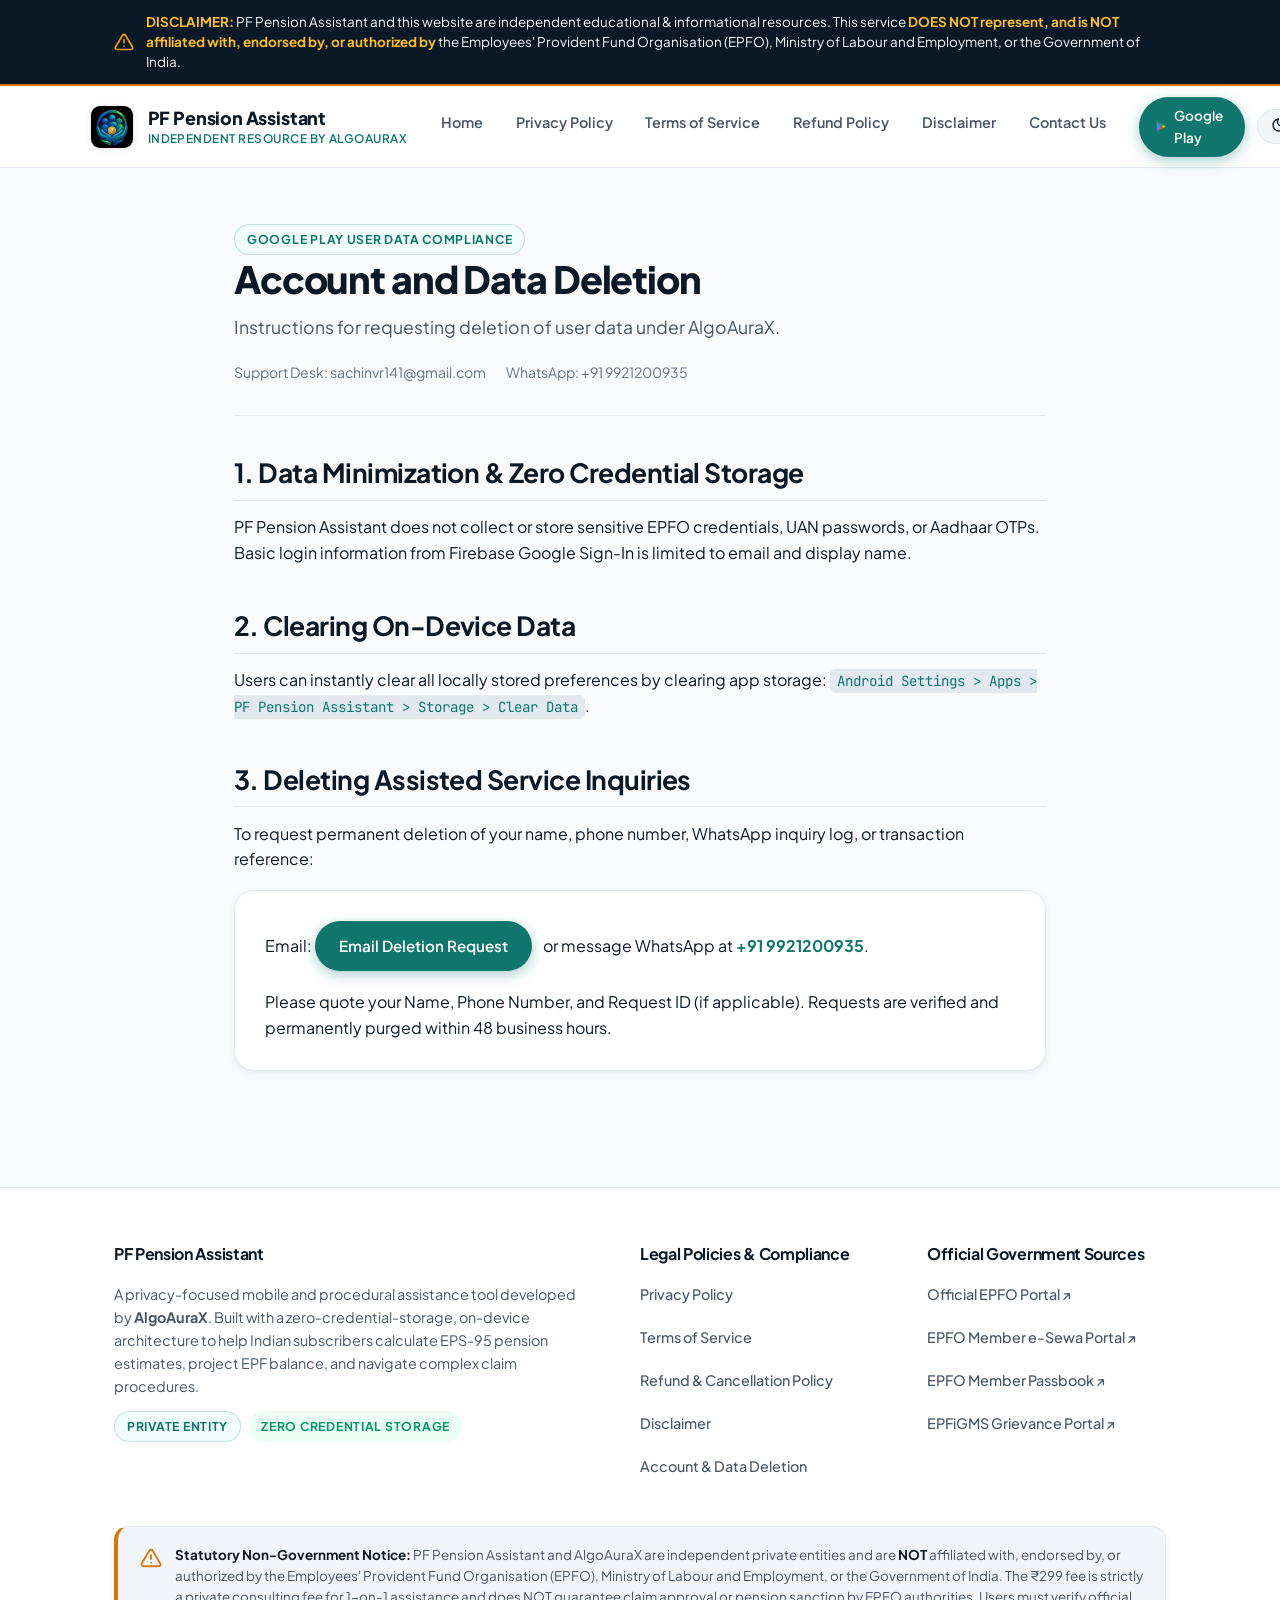
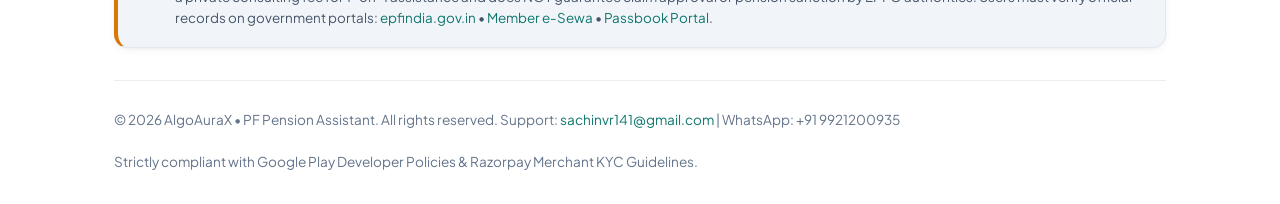
<file: data-deletion/index.html>
<!DOCTYPE html>
<html lang="en">
<head>
  <meta charset="UTF-8">
  <meta name="viewport" content="width=device-width, initial-scale=1.0">
  <title>Account & Data Deletion — PF Pension Assistant</title>
  <meta name="description" content="Instructions for requesting deletion of user data and support inquiries under AlgoAuraX.">
  <meta name="theme-color" content="#0B1926">
  <link rel="preconnect" href="https://fonts.googleapis.com">
  <link rel="preconnect" href="https://fonts.gstatic.com" crossorigin>
  <link href="https://fonts.googleapis.com/css2?family=Plus+Jakarta+Sans:wght@400;500;600;700;800&family=JetBrains+Mono:wght@500;600&display=swap" rel="stylesheet">
  <link rel="stylesheet" href="../css/style.css?v=1793094932">
  <link rel="icon" type="image/png" sizes="32x32" href="../images/favicon-32x32.png?v=8">
  <link rel="apple-touch-icon" sizes="192x192" href="../images/icon-192.png?v=8">
</head>
<body>
  <!-- MANDATORY GLOBAL NON-GOVERNMENT DISCLAIMER BANNER (Header Top of EVERY Page) -->
  <div class="global-gov-disclaimer-banner" role="alert">
    <div class="container global-gov-disclaimer-inner">
      <svg class="disclaimer-alert-icon" viewBox="0 0 24 24" fill="none" stroke="currentColor" stroke-width="2" stroke-linecap="round" stroke-linejoin="round" aria-hidden="true">
        <path d="M10.29 3.86L1.82 18a2 2 0 0 0 1.71 3h16.94a2 2 0 0 0 1.71-3L13.71 3.86a2 2 0 0 0-3.42 0z"/><line x1="12" y1="9" x2="12" y2="13"/><line x1="12" y1="17" x2="12.01" y2="17"/>
      </svg>
      <p>
        <strong>DISCLAIMER:</strong> PF Pension Assistant and this website are independent educational &amp; informational resources. This service <strong>DOES NOT represent, and is NOT affiliated with, endorsed by, or authorized by</strong> the Employees' Provident Fund Organisation (EPFO), Ministry of Labour and Employment, or the Government of India.
      </p>
    </div>
  </div>

  <header class="site-header">
    <div class="container header-inner">
            <a href="../" class="brand-link" aria-label="PF Pension Assistant Home">
        <img src="../images/app-logo.png?v=1793094481" alt="PF Pension Assistant Logo" class="brand-logo-img">
        <div class="brand-text-wrap">
          <span class="brand-title">PF Pension Assistant</span>
          <span class="brand-sub">Independent Resource by AlgoAuraX</span>
        </div>
      </a>

      <nav aria-label="Main Navigation">
        <ul class="nav-links">
          <li><a href="../" class="">Home</a></li>
          <li><a href="../privacy-policy/" class="">Privacy Policy</a></li>
          <li><a href="../terms/" class="">Terms of Service</a></li>
          <li><a href="../refund-policy/" class="">Refund Policy</a></li>
          <li><a href="../disclaimer/" class="">Disclaimer</a></li>
          <li><a href="../contact/" class="">Contact Us</a></li>
        </ul>
      </nav>

      <div class="header-actions">
        <a href="https://play.google.com/store/apps/details?id=com.algoaurax.pfpensionassistant" target="_blank" rel="noopener noreferrer" class="btn btn-primary nav-play-btn" style="padding: 0.45rem 1rem; font-size: 0.85rem; display: inline-flex; align-items: center; gap: 0.45rem;">
          <svg width="15" height="15" viewBox="0 0 512 512" fill="currentColor"><path fill="#4285F4" d="M47.1 23.3c-4.4 5.3-7.1 13.5-7.1 24.3v416.8c0 10.8 2.7 19 7.1 24.3l3.6 3.6 233.5-233.5v-5.6L50.7 19.7l-3.6 3.6z"/><path fill="#FBBC04" d="M361.3 335.7l-77.1-77.1v-5.6l77.1-77.1 1.7 1 91.5 52c26.1 14.8 26.1 39.1 0 54l-91.5 52-1.7.8z"/><path fill="#EA4335" d="M284.2 253L50.7 486.5c8.6 9.1 22.8 10.3 39 1.1l271.6-154.4-77.1-77.2z"/><path fill="#34A853" d="M284.2 258.6l77.1-77.1L89.7 27.1C73.5 17.9 59.3 19.1 50.7 28.2L284.2 258.6z"/></svg>
          Google Play
        </a>

        <button type="button" class="theme-toggle" aria-label="Toggle dark/light theme">
          <span class="theme-toggle-icon" aria-hidden="true">
            <svg width="16" height="16" viewBox="0 0 24 24" fill="none" stroke="currentColor" stroke-width="2" stroke-linecap="round" stroke-linejoin="round"><path d="M21 12.79A9 9 0 1 1 11.21 3 7 7 0 0 0 21 12.79z"/></svg>
          </span>
          <span class="theme-toggle-label">Dark</span>
        </button>

        <button type="button" class="mobile-menu-btn" aria-label="Open navigation menu" aria-expanded="false">
          <svg width="22" height="22" viewBox="0 0 24 24" fill="none" stroke="currentColor" stroke-width="2" stroke-linecap="round" stroke-linejoin="round"><line x1="3" y1="12" x2="21" y2="12"/><line x1="3" y1="6" x2="21" y2="6"/><line x1="3" y1="18" x2="21" y2="18"/></svg>
        </button>
      </div>
    </div>

    <div class="mobile-nav-menu" aria-label="Mobile Navigation">
      <ul>
        <li><a href="../" class="">Home</a></li>
        <li><a href="../privacy-policy/" class="">Privacy Policy</a></li>
        <li><a href="../terms/" class="">Terms of Service</a></li>
        <li><a href="../refund-policy/" class="">Refund Policy</a></li>
        <li><a href="../disclaimer/" class="">Disclaimer</a></li>
        <li><a href="../contact/" class="">Contact Us</a></li>
        <li style="margin-top: 0.5rem; padding-top: 0.5rem; border-top: 1px solid var(--color-border);">
          <a href="https://play.google.com/store/apps/details?id=com.algoaurax.pfpensionassistant" target="_blank" rel="noopener noreferrer" style="color: var(--color-primary); font-weight: 700;">
            Download on Google Play &rarr;
          </a>
        </li>
      </ul>
    </div>
  </header>

  <main id="main-content">

    <div class="container content-wrap">
      <div class="page-header">
        <div class="badge badge-primary">Google Play User Data Compliance</div>
        <h1 class="page-title">Account and Data Deletion</h1>
        <p class="page-subtitle">Instructions for requesting deletion of user data under AlgoAuraX.</p>
        <div class="meta-info">
          <span>Support Desk: sachinvr141@gmail.com</span>
          <span>WhatsApp: +91 9921200935</span>
        </div>
      </div>

      <div class="legal-content">
        <section class="legal-section">
          <h2>1. Data Minimization &amp; Zero Credential Storage</h2>
          <p>
            PF Pension Assistant does not collect or store sensitive EPFO credentials, UAN passwords, or Aadhaar OTPs. Basic login information from Firebase Google Sign-In is limited to email and display name.
          </p>
        </section>

        <section class="legal-section">
          <h2>2. Clearing On-Device Data</h2>
          <p>
            Users can instantly clear all locally stored preferences by clearing app storage: <code>Android Settings &gt; Apps &gt; PF Pension Assistant &gt; Storage &gt; Clear Data</code>.
          </p>
        </section>

        <section class="legal-section">
          <h2>3. Deleting Assisted Service Inquiries</h2>
          <p>
            To request permanent deletion of your name, phone number, WhatsApp inquiry log, or transaction reference:
          </p>
          <div class="card">
            <p>Email: <a href="mailto:sachinvr141@gmail.com?subject=Data%20Deletion%20Request%20-%20PF%20Pension%20Assistant" class="btn btn-primary" style="margin-right: 0.5rem;">Email Deletion Request</a> or message WhatsApp at <a href="https://wa.me/919921200935" target="_blank" rel="noopener noreferrer"><strong>+91 9921200935</strong></a>.</p>
            <p class="form-help">Please quote your Name, Phone Number, and Request ID (if applicable). Requests are verified and permanently purged within 48 business hours.</p>
          </div>
        </section>
      </div>
    </div>

  </main>

  <footer class="site-footer">
    <div class="container">
      <div class="footer-grid">
        <div class="footer-col">
          <h4>PF Pension Assistant</h4>
          <p style="font-size: 0.9rem; margin-bottom: 0.85rem; line-height: 1.6;">
            A privacy-focused mobile and procedural assistance tool developed by <strong>AlgoAuraX</strong>. Built with a zero-credential-storage, on-device architecture to help Indian subscribers calculate EPS-95 pension estimates, project EPF balance, and navigate complex claim procedures.
          </p>
          <div style="display: flex; gap: 0.5rem; flex-wrap: wrap;">
            <span class="badge badge-primary">Private Entity</span>
            <span class="badge badge-success">Zero Credential Storage</span>
          </div>
        </div>

        <div class="footer-col">
          <h4>Legal Policies &amp; Compliance</h4>
          <ul class="footer-links">
            <li><a href="../privacy-policy/">Privacy Policy</a></li>
            <li><a href="../terms/">Terms of Service</a></li>
            <li><a href="../refund-policy/">Refund &amp; Cancellation Policy</a></li>
            <li><a href="../disclaimer/">Disclaimer</a></li>
            <li><a href="../data-deletion/">Account &amp; Data Deletion</a></li>
          </ul>
        </div>

        <div class="footer-col">
          <h4>Official Government Sources</h4>
          <ul class="footer-links">
            <li><a href="https://www.epfindia.gov.in" target="_blank" rel="noopener noreferrer">Official EPFO Portal &nearr;</a></li>
            <li><a href="https://unifiedportal-mem.epfindia.gov.in/memberinterface/" target="_blank" rel="noopener noreferrer">EPFO Member e-Sewa Portal &nearr;</a></li>
            <li><a href="https://passbook.epfindia.gov.in" target="_blank" rel="noopener noreferrer">EPFO Member Passbook &nearr;</a></li>
            <li><a href="https://epfigms.gov.in" target="_blank" rel="noopener noreferrer">EPFiGMS Grievance Portal &nearr;</a></li>
          </ul>
        </div>
      </div>

      <div class="disclaimer-banner" style="margin: 1.5rem 0 2rem; background: var(--color-surface-subtle); border-left-color: var(--color-warning);">
        <svg class="disclaimer-banner-icon" style="color: var(--color-warning);" viewBox="0 0 24 24" fill="none" stroke="currentColor" stroke-width="2" stroke-linecap="round" stroke-linejoin="round">
          <path d="M10.29 3.86L1.82 18a2 2 0 0 0 1.71 3h16.94a2 2 0 0 0 1.71-3L13.71 3.86a2 2 0 0 0-3.42 0z"/><line x1="12" y1="9" x2="12" y2="13"/><line x1="12" y1="17" x2="12.01" y2="17"/>
        </svg>
        <div style="font-size: 0.84rem; line-height: 1.55;">
          <strong>Statutory Non-Government Notice:</strong> PF Pension Assistant and AlgoAuraX are independent private entities and are <strong>NOT</strong> affiliated with, endorsed by, or authorized by the Employees' Provident Fund Organisation (EPFO), Ministry of Labour and Employment, or the Government of India. The ₹299 fee is strictly a private consulting fee for 1-on-1 assistance and does NOT guarantee claim approval or pension sanction by EPFO authorities. Users must verify official records on government portals: <a href="https://www.epfindia.gov.in" target="_blank" rel="noopener noreferrer">epfindia.gov.in</a> &bull; <a href="https://unifiedportal-mem.epfindia.gov.in/memberinterface/" target="_blank" rel="noopener noreferrer">Member e-Sewa</a> &bull; <a href="https://passbook.epfindia.gov.in" target="_blank" rel="noopener noreferrer">Passbook Portal</a>.
        </div>
      </div>

      <div class="footer-bottom">
        <div>&copy; 2026 AlgoAuraX &bull; PF Pension Assistant. All rights reserved. Support: <a href="mailto:sachinvr141@gmail.com">sachinvr141@gmail.com</a> | WhatsApp: +91 9921200935</div>
        <div>Strictly compliant with Google Play Developer Policies &amp; Razorpay Merchant KYC Guidelines.</div>
      </div>
    </div>
  </footer>

  <script src="../js/main.js"></script>
</body>
</html>
</file>
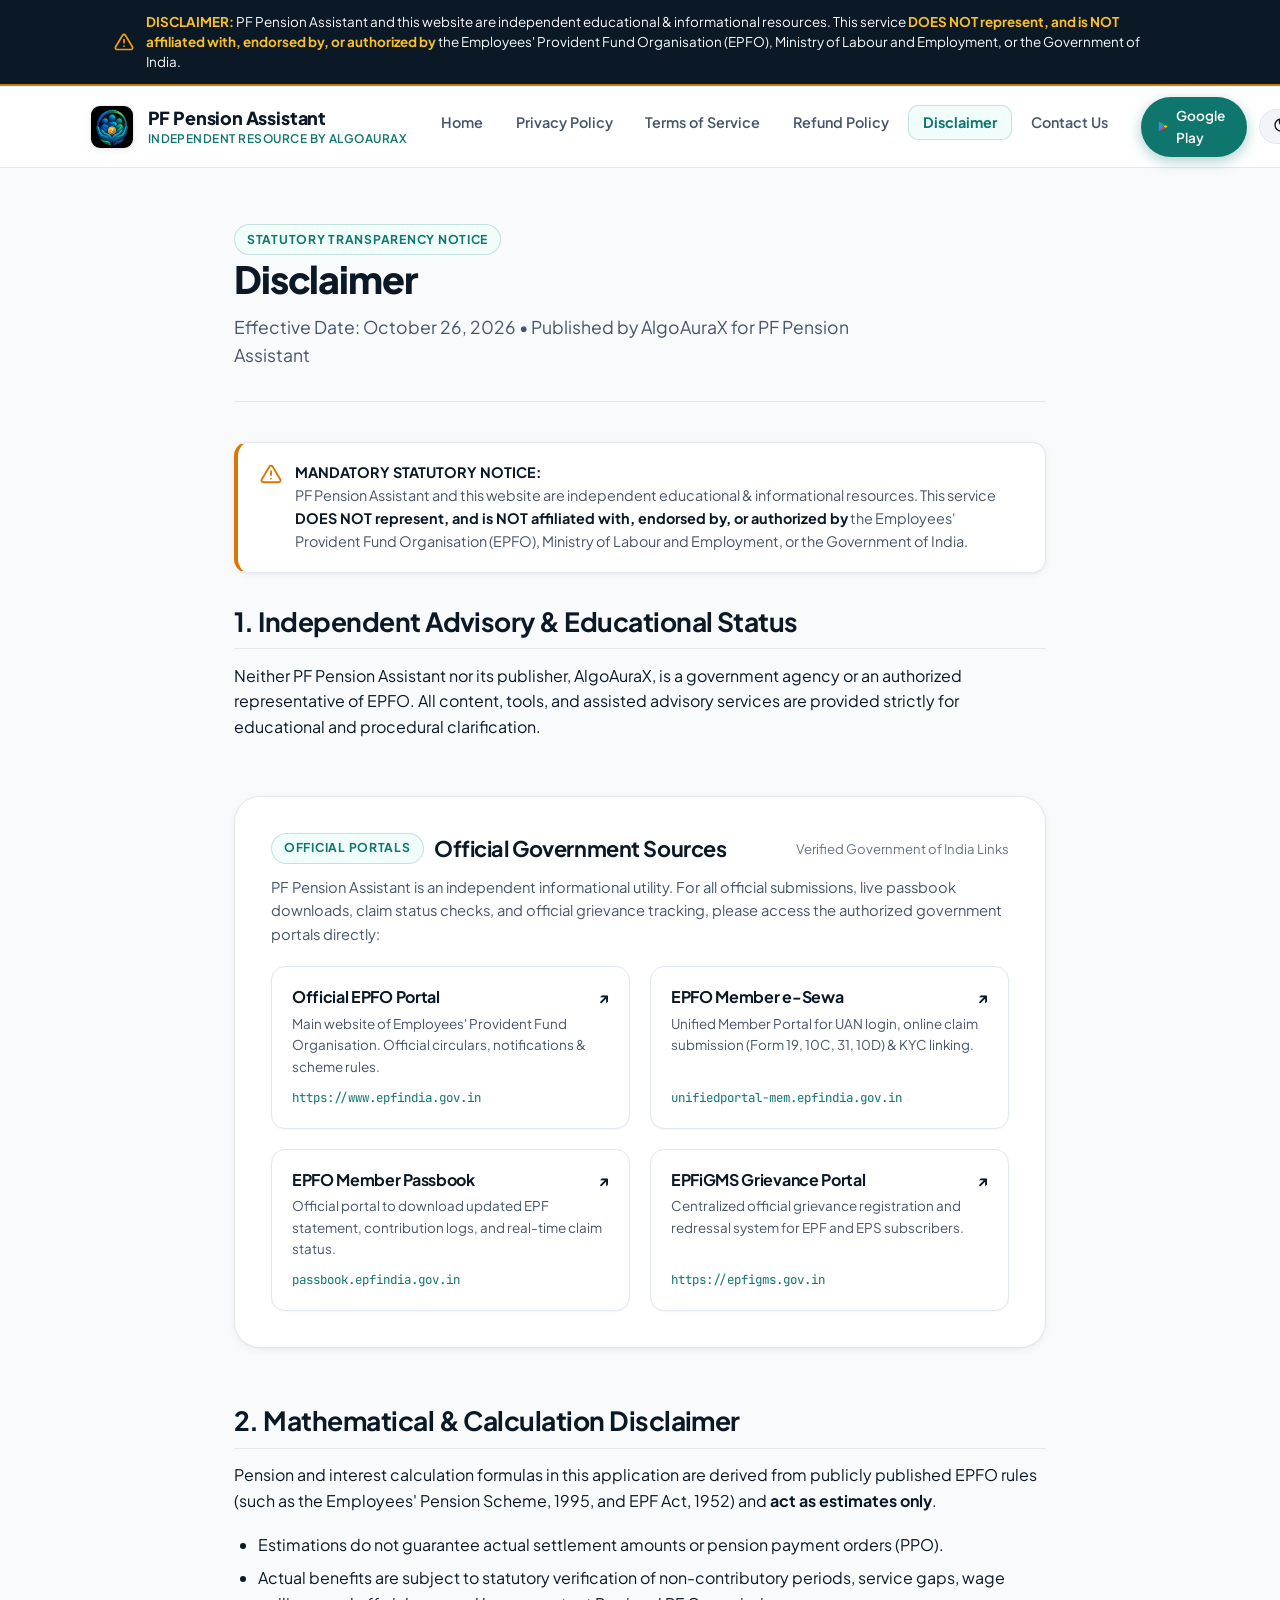
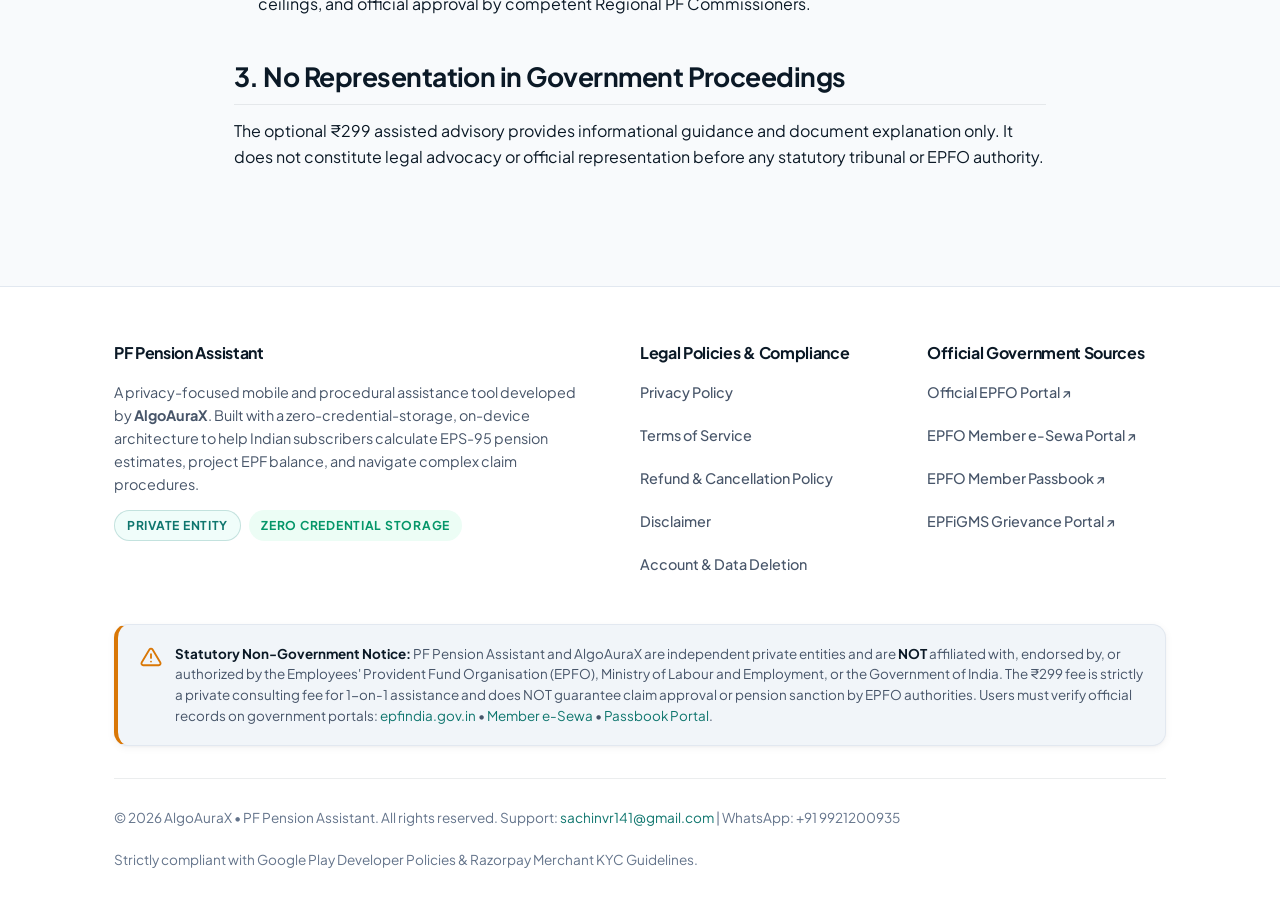
<file: disclaimer/index.html>
<!DOCTYPE html>
<html lang="en">
<head>
  <meta charset="UTF-8">
  <meta name="viewport" content="width=device-width, initial-scale=1.0">
  <title>Disclaimer — PF Pension Assistant</title>
  <meta name="description" content="Statutory notice of non-affiliation with EPFO, Ministry of Labour, or Government of India. Direct links to official government portals.">
  <meta name="theme-color" content="#0B1926">
  <link rel="preconnect" href="https://fonts.googleapis.com">
  <link rel="preconnect" href="https://fonts.gstatic.com" crossorigin>
  <link href="https://fonts.googleapis.com/css2?family=Plus+Jakarta+Sans:wght@400;500;600;700;800&family=JetBrains+Mono:wght@500;600&display=swap" rel="stylesheet">
  <link rel="stylesheet" href="../css/style.css?v=1793094932">
  <link rel="icon" type="image/png" sizes="32x32" href="../images/favicon-32x32.png?v=8">
  <link rel="apple-touch-icon" sizes="192x192" href="../images/icon-192.png?v=8">
</head>
<body>
  <!-- MANDATORY GLOBAL NON-GOVERNMENT DISCLAIMER BANNER (Header Top of EVERY Page) -->
  <div class="global-gov-disclaimer-banner" role="alert">
    <div class="container global-gov-disclaimer-inner">
      <svg class="disclaimer-alert-icon" viewBox="0 0 24 24" fill="none" stroke="currentColor" stroke-width="2" stroke-linecap="round" stroke-linejoin="round" aria-hidden="true">
        <path d="M10.29 3.86L1.82 18a2 2 0 0 0 1.71 3h16.94a2 2 0 0 0 1.71-3L13.71 3.86a2 2 0 0 0-3.42 0z"/><line x1="12" y1="9" x2="12" y2="13"/><line x1="12" y1="17" x2="12.01" y2="17"/>
      </svg>
      <p>
        <strong>DISCLAIMER:</strong> PF Pension Assistant and this website are independent educational &amp; informational resources. This service <strong>DOES NOT represent, and is NOT affiliated with, endorsed by, or authorized by</strong> the Employees' Provident Fund Organisation (EPFO), Ministry of Labour and Employment, or the Government of India.
      </p>
    </div>
  </div>

  <header class="site-header">
    <div class="container header-inner">
            <a href="../" class="brand-link" aria-label="PF Pension Assistant Home">
        <img src="../images/app-logo.png?v=1793094481" alt="PF Pension Assistant Logo" class="brand-logo-img">
        <div class="brand-text-wrap">
          <span class="brand-title">PF Pension Assistant</span>
          <span class="brand-sub">Independent Resource by AlgoAuraX</span>
        </div>
      </a>

      <nav aria-label="Main Navigation">
        <ul class="nav-links">
          <li><a href="../" class="">Home</a></li>
          <li><a href="../privacy-policy/" class="">Privacy Policy</a></li>
          <li><a href="../terms/" class="">Terms of Service</a></li>
          <li><a href="../refund-policy/" class="">Refund Policy</a></li>
          <li><a href="../disclaimer/" class="active">Disclaimer</a></li>
          <li><a href="../contact/" class="">Contact Us</a></li>
        </ul>
      </nav>

      <div class="header-actions">
        <a href="https://play.google.com/store/apps/details?id=com.algoaurax.pfpensionassistant" target="_blank" rel="noopener noreferrer" class="btn btn-primary nav-play-btn" style="padding: 0.45rem 1rem; font-size: 0.85rem; display: inline-flex; align-items: center; gap: 0.45rem;">
          <svg width="15" height="15" viewBox="0 0 512 512" fill="currentColor"><path fill="#4285F4" d="M47.1 23.3c-4.4 5.3-7.1 13.5-7.1 24.3v416.8c0 10.8 2.7 19 7.1 24.3l3.6 3.6 233.5-233.5v-5.6L50.7 19.7l-3.6 3.6z"/><path fill="#FBBC04" d="M361.3 335.7l-77.1-77.1v-5.6l77.1-77.1 1.7 1 91.5 52c26.1 14.8 26.1 39.1 0 54l-91.5 52-1.7.8z"/><path fill="#EA4335" d="M284.2 253L50.7 486.5c8.6 9.1 22.8 10.3 39 1.1l271.6-154.4-77.1-77.2z"/><path fill="#34A853" d="M284.2 258.6l77.1-77.1L89.7 27.1C73.5 17.9 59.3 19.1 50.7 28.2L284.2 258.6z"/></svg>
          Google Play
        </a>

        <button type="button" class="theme-toggle" aria-label="Toggle dark/light theme">
          <span class="theme-toggle-icon" aria-hidden="true">
            <svg width="16" height="16" viewBox="0 0 24 24" fill="none" stroke="currentColor" stroke-width="2" stroke-linecap="round" stroke-linejoin="round"><path d="M21 12.79A9 9 0 1 1 11.21 3 7 7 0 0 0 21 12.79z"/></svg>
          </span>
          <span class="theme-toggle-label">Dark</span>
        </button>

        <button type="button" class="mobile-menu-btn" aria-label="Open navigation menu" aria-expanded="false">
          <svg width="22" height="22" viewBox="0 0 24 24" fill="none" stroke="currentColor" stroke-width="2" stroke-linecap="round" stroke-linejoin="round"><line x1="3" y1="12" x2="21" y2="12"/><line x1="3" y1="6" x2="21" y2="6"/><line x1="3" y1="18" x2="21" y2="18"/></svg>
        </button>
      </div>
    </div>

    <div class="mobile-nav-menu" aria-label="Mobile Navigation">
      <ul>
        <li><a href="../" class="">Home</a></li>
        <li><a href="../privacy-policy/" class="">Privacy Policy</a></li>
        <li><a href="../terms/" class="">Terms of Service</a></li>
        <li><a href="../refund-policy/" class="">Refund Policy</a></li>
        <li><a href="../disclaimer/" class="active">Disclaimer</a></li>
        <li><a href="../contact/" class="">Contact Us</a></li>
        <li style="margin-top: 0.5rem; padding-top: 0.5rem; border-top: 1px solid var(--color-border);">
          <a href="https://play.google.com/store/apps/details?id=com.algoaurax.pfpensionassistant" target="_blank" rel="noopener noreferrer" style="color: var(--color-primary); font-weight: 700;">
            Download on Google Play &rarr;
          </a>
        </li>
      </ul>
    </div>
  </header>

  <main id="main-content">

    <div class="container content-wrap">
      <div class="page-header">
        <div class="badge badge-primary">Statutory Transparency Notice</div>
        <h1 class="page-title">Disclaimer</h1>
        <p class="page-subtitle">Effective Date: October 26, 2026 &bull; Published by AlgoAuraX for PF Pension Assistant</p>
      </div>

      <div class="disclaimer-banner" style="border-left: 4px solid var(--color-warning);">
        <svg class="disclaimer-banner-icon" style="color: var(--color-warning);" viewBox="0 0 24 24" fill="none" stroke="currentColor" stroke-width="2" stroke-linecap="round" stroke-linejoin="round">
          <path d="M10.29 3.86L1.82 18a2 2 0 0 0 1.71 3h16.94a2 2 0 0 0 1.71-3L13.71 3.86a2 2 0 0 0-3.42 0z"/><line x1="12" y1="9" x2="12" y2="13"/><line x1="12" y1="17" x2="12.01" y2="17"/>
        </svg>
        <div>
          <strong>MANDATORY STATUTORY NOTICE:</strong><br>
          PF Pension Assistant and this website are independent educational &amp; informational resources. This service <strong>DOES NOT represent, and is NOT affiliated with, endorsed by, or authorized by</strong> the Employees' Provident Fund Organisation (EPFO), Ministry of Labour and Employment, or the Government of India.
        </div>
      </div>

      <div class="legal-content">
        <section class="legal-section">
          <h2>1. Independent Advisory &amp; Educational Status</h2>
          <p>
            Neither PF Pension Assistant nor its publisher, AlgoAuraX, is a government agency or an authorized representative of EPFO. All content, tools, and assisted advisory services are provided strictly for educational and procedural clarification.
          </p>
        </section>


      <!-- MANDATORY OFFICIAL GOVERNMENT SOURCE LINKS (Google Play Compliant) -->
      <section style="margin: 3.5rem 0; padding: 2.25rem; background: var(--color-surface); border: 1px solid var(--color-border); border-radius: var(--radius-xl); box-shadow: var(--shadow-sm);">
        <div style="display: flex; align-items: center; justify-content: space-between; flex-wrap: wrap; gap: 1rem; margin-bottom: 0.75rem;">
          <div style="display: flex; align-items: center; gap: 0.65rem;">
            <span class="badge badge-primary">Official Portals</span>
            <h3 style="margin: 0; font-size: 1.35rem;">Official Government Sources</h3>
          </div>
          <span style="font-size: 0.82rem; color: var(--color-text-muted);">Verified Government of India Links</span>
        </div>
        <p style="color: var(--color-text-secondary); margin-bottom: 1.25rem; font-size: 0.92rem;">
          PF Pension Assistant is an independent informational utility. For all official submissions, live passbook downloads, claim status checks, and official grievance tracking, please access the authorized government portals directly:
        </p>
        <div class="gov-sources-grid">
          <a href="https://www.epfindia.gov.in" target="_blank" rel="noopener noreferrer" class="gov-source-card">
            <div>
              <h4>Official EPFO Portal <span>&nearr;</span></h4>
              <p>Main website of Employees' Provident Fund Organisation. Official circulars, notifications &amp; scheme rules.</p>
            </div>
            <div class="gov-source-url">https://www.epfindia.gov.in</div>
          </a>
          <a href="https://unifiedportal-mem.epfindia.gov.in/memberinterface/" target="_blank" rel="noopener noreferrer" class="gov-source-card">
            <div>
              <h4>EPFO Member e-Sewa <span>&nearr;</span></h4>
              <p>Unified Member Portal for UAN login, online claim submission (Form 19, 10C, 31, 10D) &amp; KYC linking.</p>
            </div>
            <div class="gov-source-url">unifiedportal-mem.epfindia.gov.in</div>
          </a>
          <a href="https://passbook.epfindia.gov.in" target="_blank" rel="noopener noreferrer" class="gov-source-card">
            <div>
              <h4>EPFO Member Passbook <span>&nearr;</span></h4>
              <p>Official portal to download updated EPF statement, contribution logs, and real-time claim status.</p>
            </div>
            <div class="gov-source-url">passbook.epfindia.gov.in</div>
          </a>
          <a href="https://epfigms.gov.in" target="_blank" rel="noopener noreferrer" class="gov-source-card">
            <div>
              <h4>EPFiGMS Grievance Portal <span>&nearr;</span></h4>
              <p>Centralized official grievance registration and redressal system for EPF and EPS subscribers.</p>
            </div>
            <div class="gov-source-url">https://epfigms.gov.in</div>
          </a>
        </div>
      </section>


        <section class="legal-section">
          <h2>2. Mathematical &amp; Calculation Disclaimer</h2>
          <p>
            Pension and interest calculation formulas in this application are derived from publicly published EPFO rules (such as the Employees' Pension Scheme, 1995, and EPF Act, 1952) and <strong>act as estimates only</strong>.
          </p>
          <ul>
            <li>Estimations do not guarantee actual settlement amounts or pension payment orders (PPO).</li>
            <li>Actual benefits are subject to statutory verification of non-contributory periods, service gaps, wage ceilings, and official approval by competent Regional PF Commissioners.</li>
          </ul>
        </section>

        <section class="legal-section">
          <h2>3. No Representation in Government Proceedings</h2>
          <p>
            The optional ₹299 assisted advisory provides informational guidance and document explanation only. It does not constitute legal advocacy or official representation before any statutory tribunal or EPFO authority.
          </p>
        </section>
      </div>
    </div>

  </main>

  <footer class="site-footer">
    <div class="container">
      <div class="footer-grid">
        <div class="footer-col">
          <h4>PF Pension Assistant</h4>
          <p style="font-size: 0.9rem; margin-bottom: 0.85rem; line-height: 1.6;">
            A privacy-focused mobile and procedural assistance tool developed by <strong>AlgoAuraX</strong>. Built with a zero-credential-storage, on-device architecture to help Indian subscribers calculate EPS-95 pension estimates, project EPF balance, and navigate complex claim procedures.
          </p>
          <div style="display: flex; gap: 0.5rem; flex-wrap: wrap;">
            <span class="badge badge-primary">Private Entity</span>
            <span class="badge badge-success">Zero Credential Storage</span>
          </div>
        </div>

        <div class="footer-col">
          <h4>Legal Policies &amp; Compliance</h4>
          <ul class="footer-links">
            <li><a href="../privacy-policy/">Privacy Policy</a></li>
            <li><a href="../terms/">Terms of Service</a></li>
            <li><a href="../refund-policy/">Refund &amp; Cancellation Policy</a></li>
            <li><a href="../disclaimer/">Disclaimer</a></li>
            <li><a href="../data-deletion/">Account &amp; Data Deletion</a></li>
          </ul>
        </div>

        <div class="footer-col">
          <h4>Official Government Sources</h4>
          <ul class="footer-links">
            <li><a href="https://www.epfindia.gov.in" target="_blank" rel="noopener noreferrer">Official EPFO Portal &nearr;</a></li>
            <li><a href="https://unifiedportal-mem.epfindia.gov.in/memberinterface/" target="_blank" rel="noopener noreferrer">EPFO Member e-Sewa Portal &nearr;</a></li>
            <li><a href="https://passbook.epfindia.gov.in" target="_blank" rel="noopener noreferrer">EPFO Member Passbook &nearr;</a></li>
            <li><a href="https://epfigms.gov.in" target="_blank" rel="noopener noreferrer">EPFiGMS Grievance Portal &nearr;</a></li>
          </ul>
        </div>
      </div>

      <div class="disclaimer-banner" style="margin: 1.5rem 0 2rem; background: var(--color-surface-subtle); border-left-color: var(--color-warning);">
        <svg class="disclaimer-banner-icon" style="color: var(--color-warning);" viewBox="0 0 24 24" fill="none" stroke="currentColor" stroke-width="2" stroke-linecap="round" stroke-linejoin="round">
          <path d="M10.29 3.86L1.82 18a2 2 0 0 0 1.71 3h16.94a2 2 0 0 0 1.71-3L13.71 3.86a2 2 0 0 0-3.42 0z"/><line x1="12" y1="9" x2="12" y2="13"/><line x1="12" y1="17" x2="12.01" y2="17"/>
        </svg>
        <div style="font-size: 0.84rem; line-height: 1.55;">
          <strong>Statutory Non-Government Notice:</strong> PF Pension Assistant and AlgoAuraX are independent private entities and are <strong>NOT</strong> affiliated with, endorsed by, or authorized by the Employees' Provident Fund Organisation (EPFO), Ministry of Labour and Employment, or the Government of India. The ₹299 fee is strictly a private consulting fee for 1-on-1 assistance and does NOT guarantee claim approval or pension sanction by EPFO authorities. Users must verify official records on government portals: <a href="https://www.epfindia.gov.in" target="_blank" rel="noopener noreferrer">epfindia.gov.in</a> &bull; <a href="https://unifiedportal-mem.epfindia.gov.in/memberinterface/" target="_blank" rel="noopener noreferrer">Member e-Sewa</a> &bull; <a href="https://passbook.epfindia.gov.in" target="_blank" rel="noopener noreferrer">Passbook Portal</a>.
        </div>
      </div>

      <div class="footer-bottom">
        <div>&copy; 2026 AlgoAuraX &bull; PF Pension Assistant. All rights reserved. Support: <a href="mailto:sachinvr141@gmail.com">sachinvr141@gmail.com</a> | WhatsApp: +91 9921200935</div>
        <div>Strictly compliant with Google Play Developer Policies &amp; Razorpay Merchant KYC Guidelines.</div>
      </div>
    </div>
  </footer>

  <script src="../js/main.js"></script>
</body>
</html>
</file>
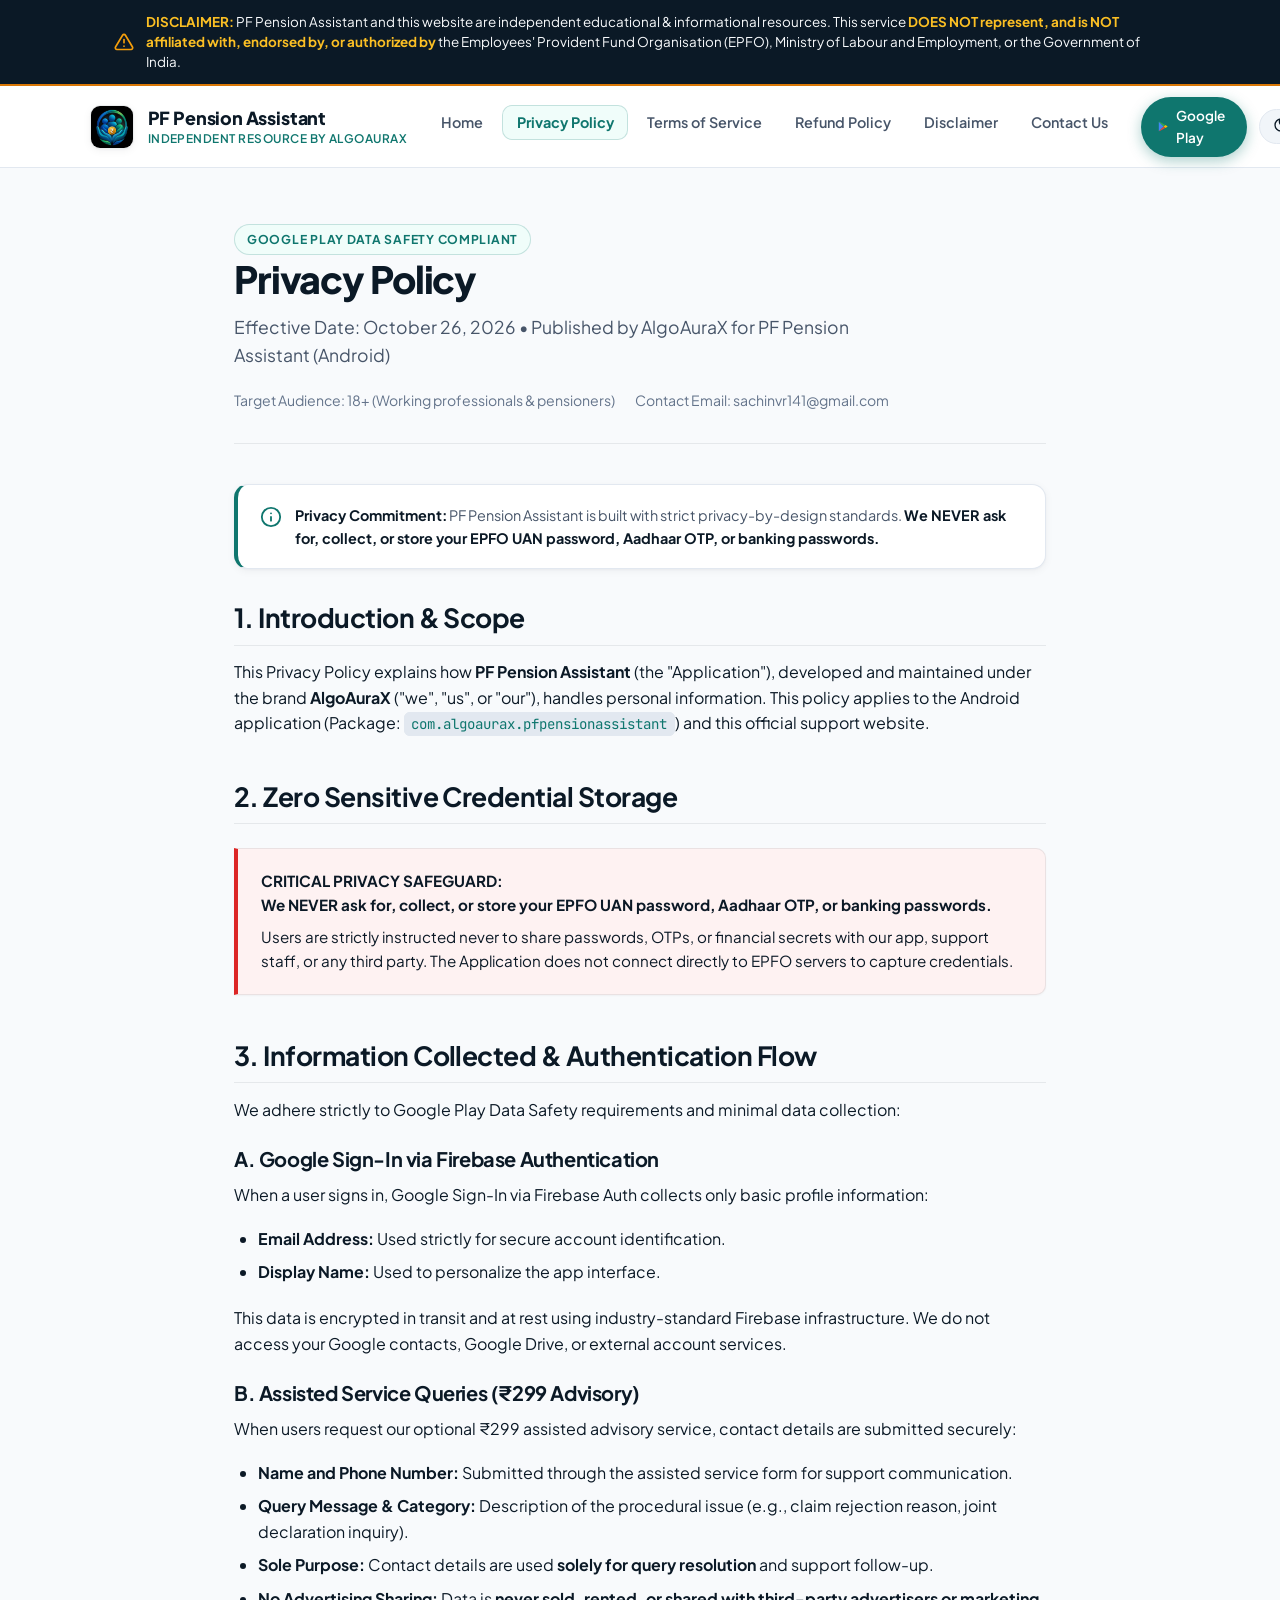
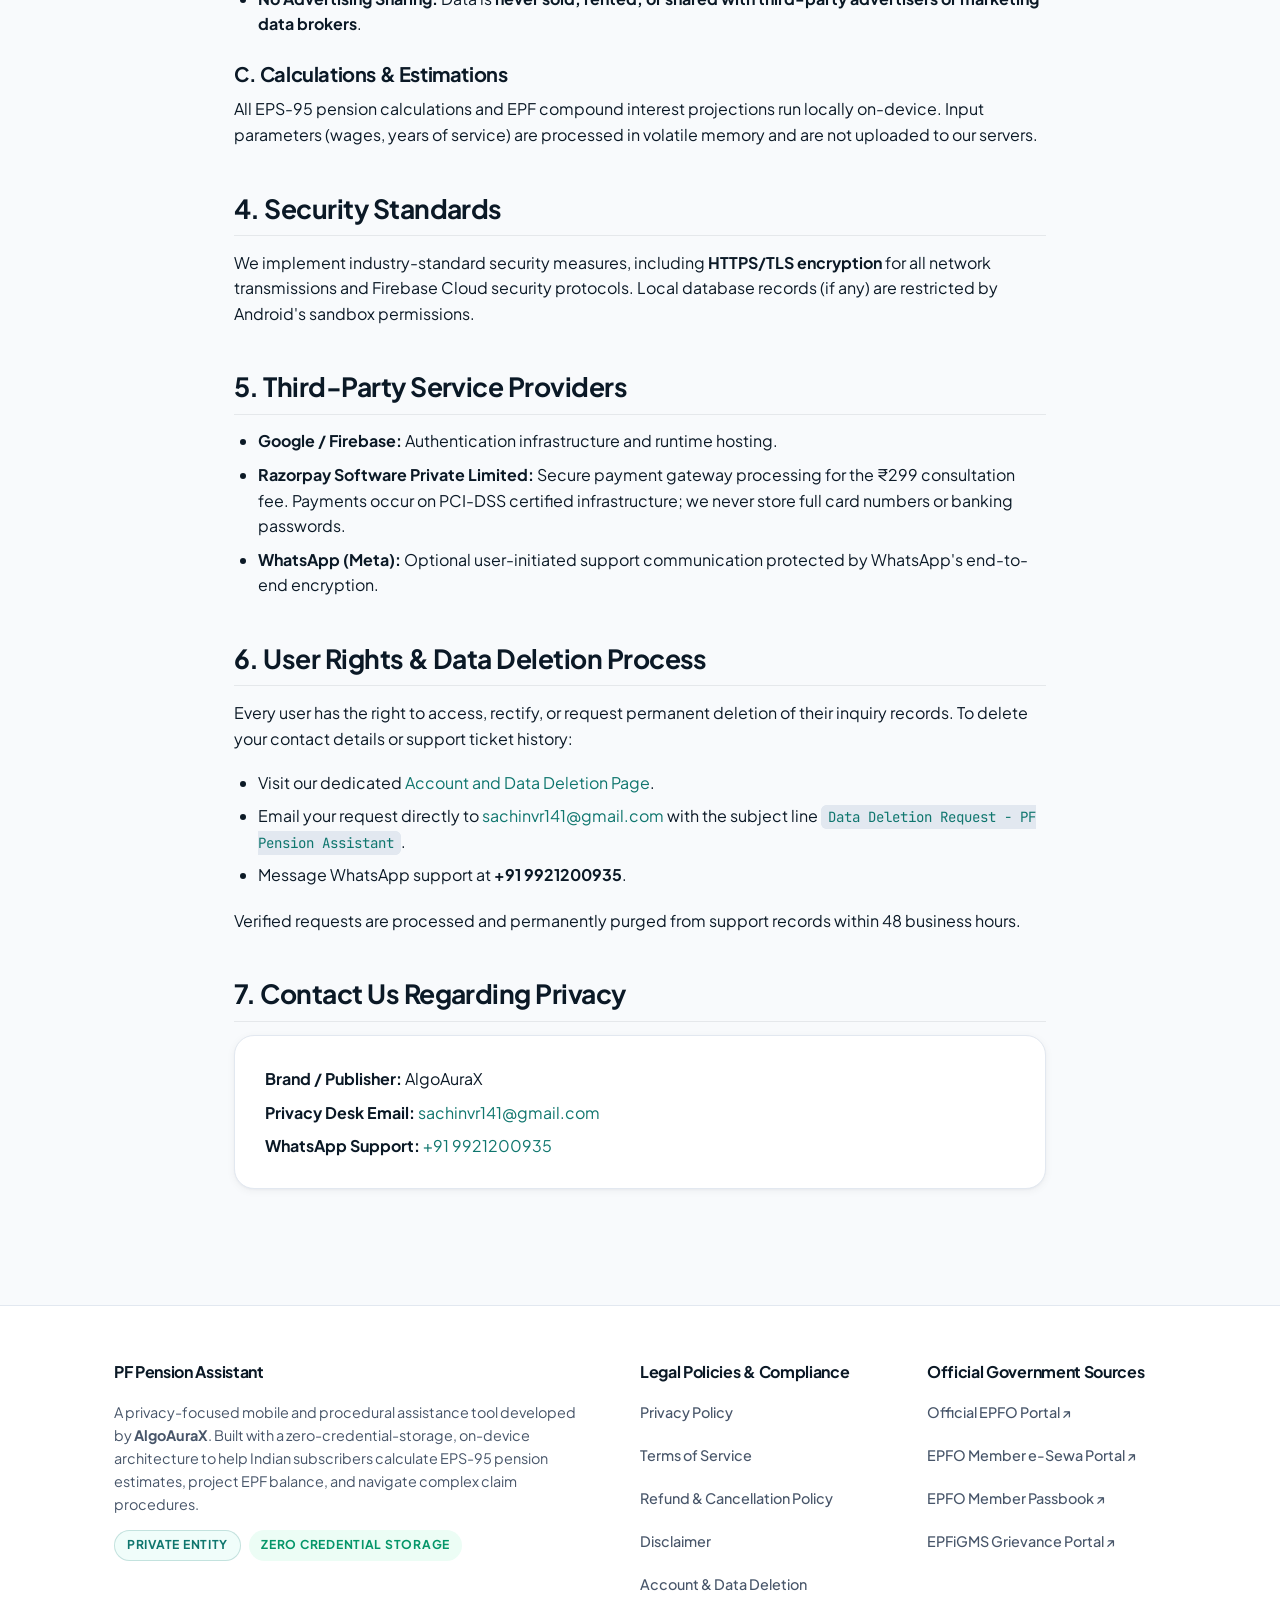
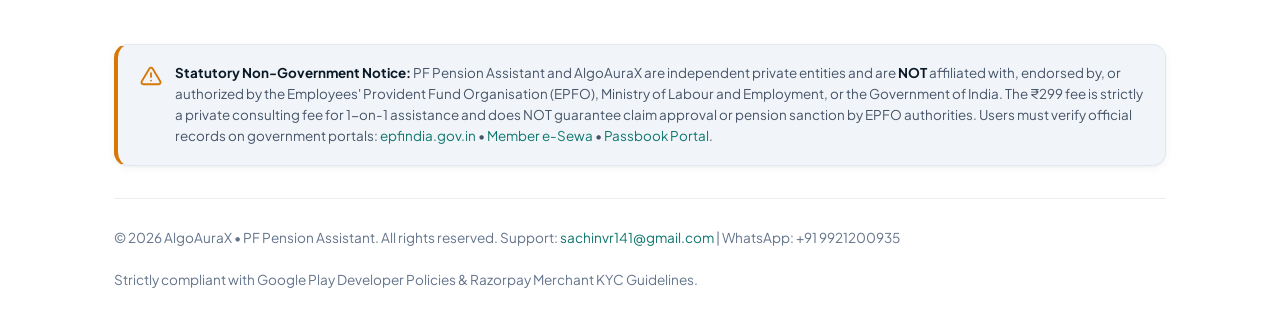
<file: privacy-policy/index.html>
<!DOCTYPE html>
<html lang="en">
<head>
  <meta charset="UTF-8">
  <meta name="viewport" content="width=device-width, initial-scale=1.0">
  <title>Privacy Policy — PF Pension Assistant</title>
  <meta name="description" content="Privacy Policy for PF Pension Assistant. Zero credential storage, Firebase authentication, Google Play Data Safety compliance, and user rights.">
  <meta name="theme-color" content="#0B1926">
  <link rel="preconnect" href="https://fonts.googleapis.com">
  <link rel="preconnect" href="https://fonts.gstatic.com" crossorigin>
  <link href="https://fonts.googleapis.com/css2?family=Plus+Jakarta+Sans:wght@400;500;600;700;800&family=JetBrains+Mono:wght@500;600&display=swap" rel="stylesheet">
  <link rel="stylesheet" href="../css/style.css?v=1793094932">
  <link rel="icon" type="image/png" sizes="32x32" href="../images/favicon-32x32.png?v=8">
  <link rel="apple-touch-icon" sizes="192x192" href="../images/icon-192.png?v=8">
</head>
<body>
  <!-- MANDATORY GLOBAL NON-GOVERNMENT DISCLAIMER BANNER (Header Top of EVERY Page) -->
  <div class="global-gov-disclaimer-banner" role="alert">
    <div class="container global-gov-disclaimer-inner">
      <svg class="disclaimer-alert-icon" viewBox="0 0 24 24" fill="none" stroke="currentColor" stroke-width="2" stroke-linecap="round" stroke-linejoin="round" aria-hidden="true">
        <path d="M10.29 3.86L1.82 18a2 2 0 0 0 1.71 3h16.94a2 2 0 0 0 1.71-3L13.71 3.86a2 2 0 0 0-3.42 0z"/><line x1="12" y1="9" x2="12" y2="13"/><line x1="12" y1="17" x2="12.01" y2="17"/>
      </svg>
      <p>
        <strong>DISCLAIMER:</strong> PF Pension Assistant and this website are independent educational &amp; informational resources. This service <strong>DOES NOT represent, and is NOT affiliated with, endorsed by, or authorized by</strong> the Employees' Provident Fund Organisation (EPFO), Ministry of Labour and Employment, or the Government of India.
      </p>
    </div>
  </div>

  <header class="site-header">
    <div class="container header-inner">
            <a href="../" class="brand-link" aria-label="PF Pension Assistant Home">
        <img src="../images/app-logo.png?v=1793094481" alt="PF Pension Assistant Logo" class="brand-logo-img">
        <div class="brand-text-wrap">
          <span class="brand-title">PF Pension Assistant</span>
          <span class="brand-sub">Independent Resource by AlgoAuraX</span>
        </div>
      </a>

      <nav aria-label="Main Navigation">
        <ul class="nav-links">
          <li><a href="../" class="">Home</a></li>
          <li><a href="../privacy-policy/" class="active">Privacy Policy</a></li>
          <li><a href="../terms/" class="">Terms of Service</a></li>
          <li><a href="../refund-policy/" class="">Refund Policy</a></li>
          <li><a href="../disclaimer/" class="">Disclaimer</a></li>
          <li><a href="../contact/" class="">Contact Us</a></li>
        </ul>
      </nav>

      <div class="header-actions">
        <a href="https://play.google.com/store/apps/details?id=com.algoaurax.pfpensionassistant" target="_blank" rel="noopener noreferrer" class="btn btn-primary nav-play-btn" style="padding: 0.45rem 1rem; font-size: 0.85rem; display: inline-flex; align-items: center; gap: 0.45rem;">
          <svg width="15" height="15" viewBox="0 0 512 512" fill="currentColor"><path fill="#4285F4" d="M47.1 23.3c-4.4 5.3-7.1 13.5-7.1 24.3v416.8c0 10.8 2.7 19 7.1 24.3l3.6 3.6 233.5-233.5v-5.6L50.7 19.7l-3.6 3.6z"/><path fill="#FBBC04" d="M361.3 335.7l-77.1-77.1v-5.6l77.1-77.1 1.7 1 91.5 52c26.1 14.8 26.1 39.1 0 54l-91.5 52-1.7.8z"/><path fill="#EA4335" d="M284.2 253L50.7 486.5c8.6 9.1 22.8 10.3 39 1.1l271.6-154.4-77.1-77.2z"/><path fill="#34A853" d="M284.2 258.6l77.1-77.1L89.7 27.1C73.5 17.9 59.3 19.1 50.7 28.2L284.2 258.6z"/></svg>
          Google Play
        </a>

        <button type="button" class="theme-toggle" aria-label="Toggle dark/light theme">
          <span class="theme-toggle-icon" aria-hidden="true">
            <svg width="16" height="16" viewBox="0 0 24 24" fill="none" stroke="currentColor" stroke-width="2" stroke-linecap="round" stroke-linejoin="round"><path d="M21 12.79A9 9 0 1 1 11.21 3 7 7 0 0 0 21 12.79z"/></svg>
          </span>
          <span class="theme-toggle-label">Dark</span>
        </button>

        <button type="button" class="mobile-menu-btn" aria-label="Open navigation menu" aria-expanded="false">
          <svg width="22" height="22" viewBox="0 0 24 24" fill="none" stroke="currentColor" stroke-width="2" stroke-linecap="round" stroke-linejoin="round"><line x1="3" y1="12" x2="21" y2="12"/><line x1="3" y1="6" x2="21" y2="6"/><line x1="3" y1="18" x2="21" y2="18"/></svg>
        </button>
      </div>
    </div>

    <div class="mobile-nav-menu" aria-label="Mobile Navigation">
      <ul>
        <li><a href="../" class="">Home</a></li>
        <li><a href="../privacy-policy/" class="active">Privacy Policy</a></li>
        <li><a href="../terms/" class="">Terms of Service</a></li>
        <li><a href="../refund-policy/" class="">Refund Policy</a></li>
        <li><a href="../disclaimer/" class="">Disclaimer</a></li>
        <li><a href="../contact/" class="">Contact Us</a></li>
        <li style="margin-top: 0.5rem; padding-top: 0.5rem; border-top: 1px solid var(--color-border);">
          <a href="https://play.google.com/store/apps/details?id=com.algoaurax.pfpensionassistant" target="_blank" rel="noopener noreferrer" style="color: var(--color-primary); font-weight: 700;">
            Download on Google Play &rarr;
          </a>
        </li>
      </ul>
    </div>
  </header>

  <main id="main-content">

    <div class="container content-wrap">
      <div class="page-header">
        <div class="badge badge-primary">Google Play Data Safety Compliant</div>
        <h1 class="page-title">Privacy Policy</h1>
        <p class="page-subtitle">Effective Date: October 26, 2026 &bull; Published by AlgoAuraX for PF Pension Assistant (Android)</p>
        <div class="meta-info">
          <span>Target Audience: 18+ (Working professionals &amp; pensioners)</span>
          <span>Contact Email: sachinvr141@gmail.com</span>
        </div>
      </div>

      <div class="disclaimer-banner">
        <svg class="disclaimer-banner-icon" viewBox="0 0 24 24" fill="none" stroke="currentColor" stroke-width="2" stroke-linecap="round" stroke-linejoin="round">
          <circle cx="12" cy="12" r="10"/><line x1="12" y1="16" x2="12" y2="12"/><line x1="12" y1="8" x2="12.01" y2="8"/>
        </svg>
        <div>
          <strong>Privacy Commitment:</strong> PF Pension Assistant is built with strict privacy-by-design standards. <strong>We NEVER ask for, collect, or store your EPFO UAN password, Aadhaar OTP, or banking passwords.</strong>
        </div>
      </div>

      <div class="legal-content">
        <section class="legal-section">
          <h2>1. Introduction &amp; Scope</h2>
          <p>
            This Privacy Policy explains how <strong>PF Pension Assistant</strong> (the "Application"), developed and maintained under the brand <strong>AlgoAuraX</strong> ("we", "us", or "our"), handles personal information. This policy applies to the Android application (Package: <code>com.algoaurax.pfpensionassistant</code>) and this official support website.
          </p>
        </section>

        <section class="legal-section">
          <h2>2. Zero Sensitive Credential Storage</h2>
          <div class="highlight-box danger">
            <strong>CRITICAL PRIVACY SAFEGUARD:</strong><br>
            <strong>We NEVER ask for, collect, or store your EPFO UAN password, Aadhaar OTP, or banking passwords.</strong>
            <p style="margin-top: 0.5rem; margin-bottom: 0;">
              Users are strictly instructed never to share passwords, OTPs, or financial secrets with our app, support staff, or any third party. The Application does not connect directly to EPFO servers to capture credentials.
            </p>
          </div>
        </section>

        <section class="legal-section">
          <h2>3. Information Collected &amp; Authentication Flow</h2>
          <p>We adhere strictly to Google Play Data Safety requirements and minimal data collection:</p>
          
          <h3>A. Google Sign-In via Firebase Authentication</h3>
          <p>
            When a user signs in, Google Sign-In via Firebase Auth collects only basic profile information:
          </p>
          <ul>
            <li><strong>Email Address:</strong> Used strictly for secure account identification.</li>
            <li><strong>Display Name:</strong> Used to personalize the app interface.</li>
          </ul>
          <p>
            This data is encrypted in transit and at rest using industry-standard Firebase infrastructure. We do not access your Google contacts, Google Drive, or external account services.
          </p>

          <h3>B. Assisted Service Queries (₹299 Advisory)</h3>
          <p>
            When users request our optional ₹299 assisted advisory service, contact details are submitted securely:
          </p>
          <ul>
            <li><strong>Name and Phone Number:</strong> Submitted through the assisted service form for support communication.</li>
            <li><strong>Query Message &amp; Category:</strong> Description of the procedural issue (e.g., claim rejection reason, joint declaration inquiry).</li>
            <li><strong>Sole Purpose:</strong> Contact details are used <strong>solely for query resolution</strong> and support follow-up.</li>
            <li><strong>No Advertising Sharing:</strong> Data is <strong>never sold, rented, or shared with third-party advertisers or marketing data brokers</strong>.</li>
          </ul>

          <h3>C. Calculations &amp; Estimations</h3>
          <p>
            All EPS-95 pension calculations and EPF compound interest projections run locally on-device. Input parameters (wages, years of service) are processed in volatile memory and are not uploaded to our servers.
          </p>
        </section>

        <section class="legal-section">
          <h2>4. Security Standards</h2>
          <p>
            We implement industry-standard security measures, including <strong>HTTPS/TLS encryption</strong> for all network transmissions and Firebase Cloud security protocols. Local database records (if any) are restricted by Android's sandbox permissions.
          </p>
        </section>

        <section class="legal-section">
          <h2>5. Third-Party Service Providers</h2>
          <ul>
            <li><strong>Google / Firebase:</strong> Authentication infrastructure and runtime hosting.</li>
            <li><strong>Razorpay Software Private Limited:</strong> Secure payment gateway processing for the ₹299 consultation fee. Payments occur on PCI-DSS certified infrastructure; we never store full card numbers or banking passwords.</li>
            <li><strong>WhatsApp (Meta):</strong> Optional user-initiated support communication protected by WhatsApp's end-to-end encryption.</li>
          </ul>
        </section>

        <section class="legal-section">
          <h2>6. User Rights &amp; Data Deletion Process</h2>
          <p>
            Every user has the right to access, rectify, or request permanent deletion of their inquiry records. To delete your contact details or support ticket history:
          </p>
          <ul>
            <li>Visit our dedicated <a href="../data-deletion/">Account and Data Deletion Page</a>.</li>
            <li>Email your request directly to <a href="mailto:sachinvr141@gmail.com">sachinvr141@gmail.com</a> with the subject line <code>Data Deletion Request - PF Pension Assistant</code>.</li>
            <li>Message WhatsApp support at <strong>+91 9921200935</strong>.</li>
          </ul>
          <p>
            Verified requests are processed and permanently purged from support records within 48 business hours.
          </p>
        </section>

        <section class="legal-section">
          <h2>7. Contact Us Regarding Privacy</h2>
          <div class="card">
            <p style="margin-bottom: 0.5rem;"><strong>Brand / Publisher:</strong> AlgoAuraX</p>
            <p style="margin-bottom: 0.5rem;"><strong>Privacy Desk Email:</strong> <a href="mailto:sachinvr141@gmail.com">sachinvr141@gmail.com</a></p>
            <p style="margin-bottom: 0;"><strong>WhatsApp Support:</strong> <a href="https://wa.me/919921200935" target="_blank" rel="noopener noreferrer">+91 9921200935</a></p>
          </div>
        </section>
      </div>
    </div>

  </main>

  <footer class="site-footer">
    <div class="container">
      <div class="footer-grid">
        <div class="footer-col">
          <h4>PF Pension Assistant</h4>
          <p style="font-size: 0.9rem; margin-bottom: 0.85rem; line-height: 1.6;">
            A privacy-focused mobile and procedural assistance tool developed by <strong>AlgoAuraX</strong>. Built with a zero-credential-storage, on-device architecture to help Indian subscribers calculate EPS-95 pension estimates, project EPF balance, and navigate complex claim procedures.
          </p>
          <div style="display: flex; gap: 0.5rem; flex-wrap: wrap;">
            <span class="badge badge-primary">Private Entity</span>
            <span class="badge badge-success">Zero Credential Storage</span>
          </div>
        </div>

        <div class="footer-col">
          <h4>Legal Policies &amp; Compliance</h4>
          <ul class="footer-links">
            <li><a href="../privacy-policy/">Privacy Policy</a></li>
            <li><a href="../terms/">Terms of Service</a></li>
            <li><a href="../refund-policy/">Refund &amp; Cancellation Policy</a></li>
            <li><a href="../disclaimer/">Disclaimer</a></li>
            <li><a href="../data-deletion/">Account &amp; Data Deletion</a></li>
          </ul>
        </div>

        <div class="footer-col">
          <h4>Official Government Sources</h4>
          <ul class="footer-links">
            <li><a href="https://www.epfindia.gov.in" target="_blank" rel="noopener noreferrer">Official EPFO Portal &nearr;</a></li>
            <li><a href="https://unifiedportal-mem.epfindia.gov.in/memberinterface/" target="_blank" rel="noopener noreferrer">EPFO Member e-Sewa Portal &nearr;</a></li>
            <li><a href="https://passbook.epfindia.gov.in" target="_blank" rel="noopener noreferrer">EPFO Member Passbook &nearr;</a></li>
            <li><a href="https://epfigms.gov.in" target="_blank" rel="noopener noreferrer">EPFiGMS Grievance Portal &nearr;</a></li>
          </ul>
        </div>
      </div>

      <div class="disclaimer-banner" style="margin: 1.5rem 0 2rem; background: var(--color-surface-subtle); border-left-color: var(--color-warning);">
        <svg class="disclaimer-banner-icon" style="color: var(--color-warning);" viewBox="0 0 24 24" fill="none" stroke="currentColor" stroke-width="2" stroke-linecap="round" stroke-linejoin="round">
          <path d="M10.29 3.86L1.82 18a2 2 0 0 0 1.71 3h16.94a2 2 0 0 0 1.71-3L13.71 3.86a2 2 0 0 0-3.42 0z"/><line x1="12" y1="9" x2="12" y2="13"/><line x1="12" y1="17" x2="12.01" y2="17"/>
        </svg>
        <div style="font-size: 0.84rem; line-height: 1.55;">
          <strong>Statutory Non-Government Notice:</strong> PF Pension Assistant and AlgoAuraX are independent private entities and are <strong>NOT</strong> affiliated with, endorsed by, or authorized by the Employees' Provident Fund Organisation (EPFO), Ministry of Labour and Employment, or the Government of India. The ₹299 fee is strictly a private consulting fee for 1-on-1 assistance and does NOT guarantee claim approval or pension sanction by EPFO authorities. Users must verify official records on government portals: <a href="https://www.epfindia.gov.in" target="_blank" rel="noopener noreferrer">epfindia.gov.in</a> &bull; <a href="https://unifiedportal-mem.epfindia.gov.in/memberinterface/" target="_blank" rel="noopener noreferrer">Member e-Sewa</a> &bull; <a href="https://passbook.epfindia.gov.in" target="_blank" rel="noopener noreferrer">Passbook Portal</a>.
        </div>
      </div>

      <div class="footer-bottom">
        <div>&copy; 2026 AlgoAuraX &bull; PF Pension Assistant. All rights reserved. Support: <a href="mailto:sachinvr141@gmail.com">sachinvr141@gmail.com</a> | WhatsApp: +91 9921200935</div>
        <div>Strictly compliant with Google Play Developer Policies &amp; Razorpay Merchant KYC Guidelines.</div>
      </div>
    </div>
  </footer>

  <script src="../js/main.js"></script>
</body>
</html>
</file>
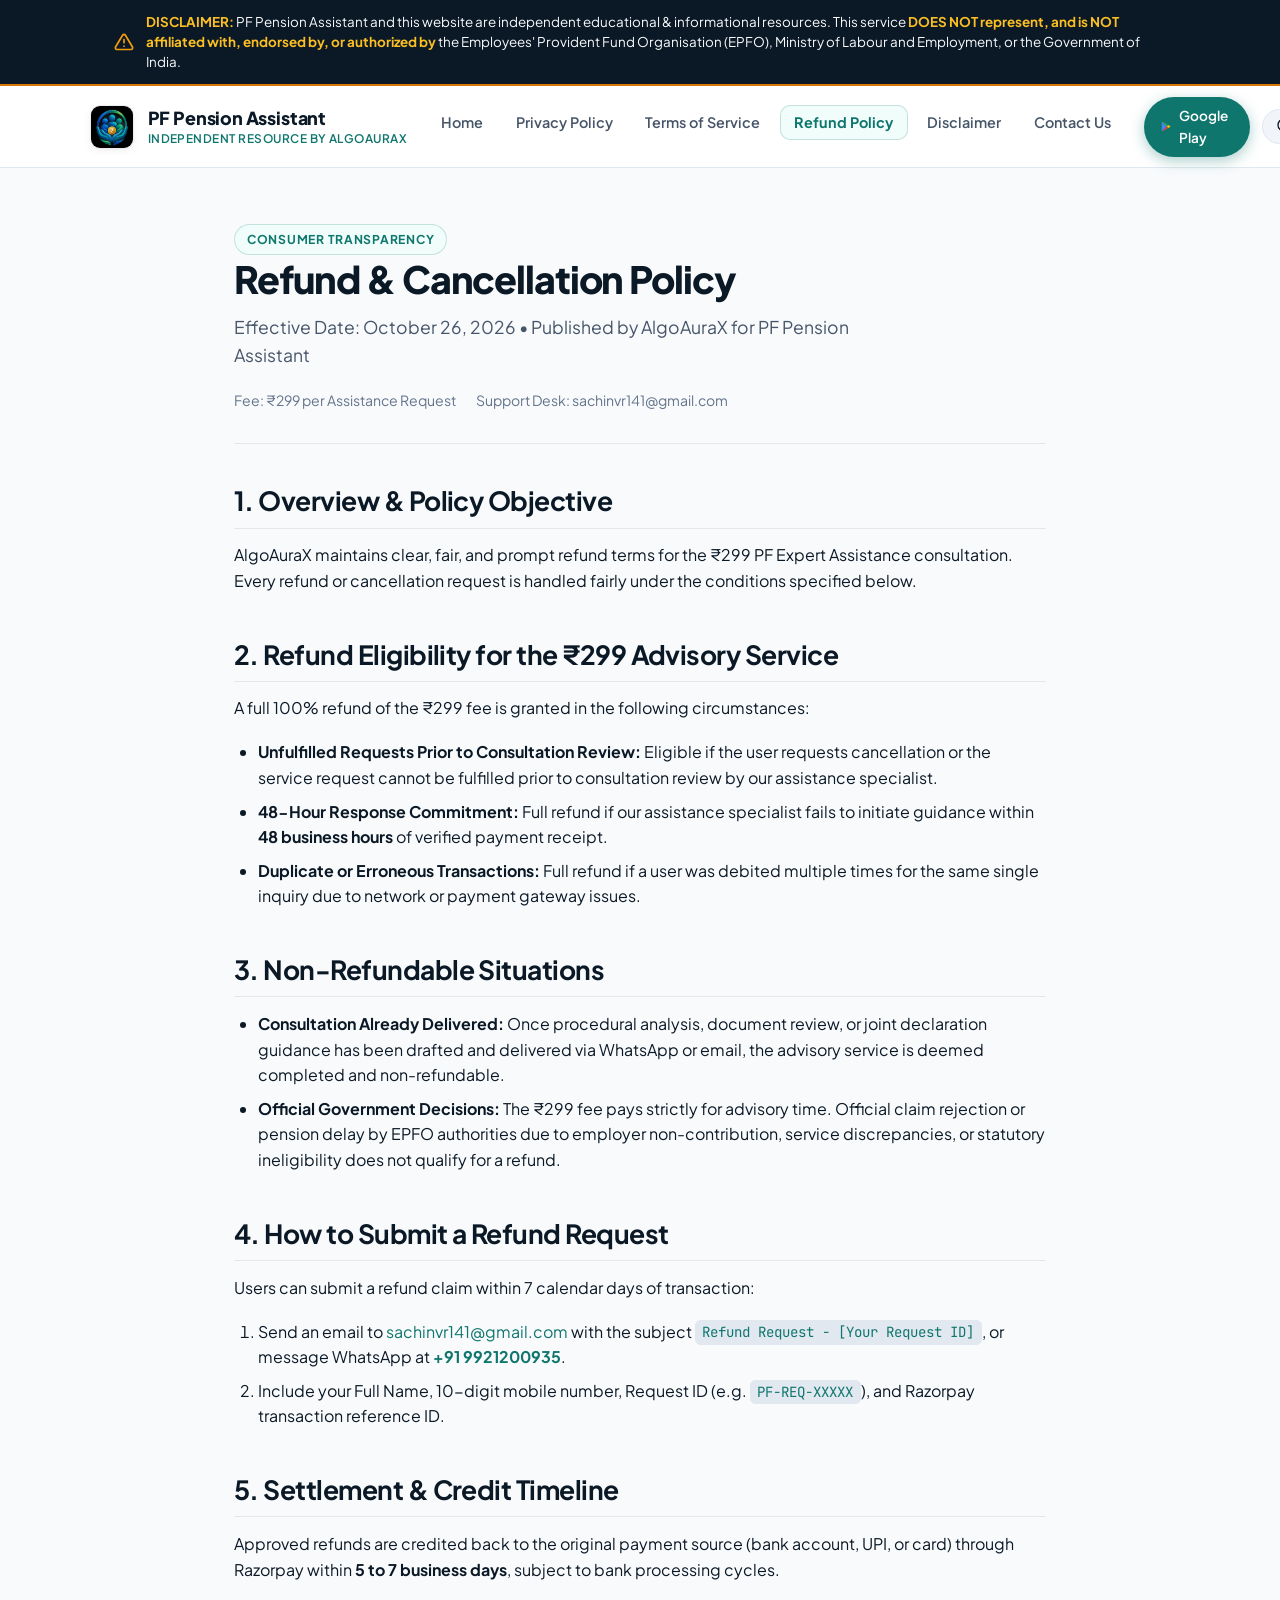
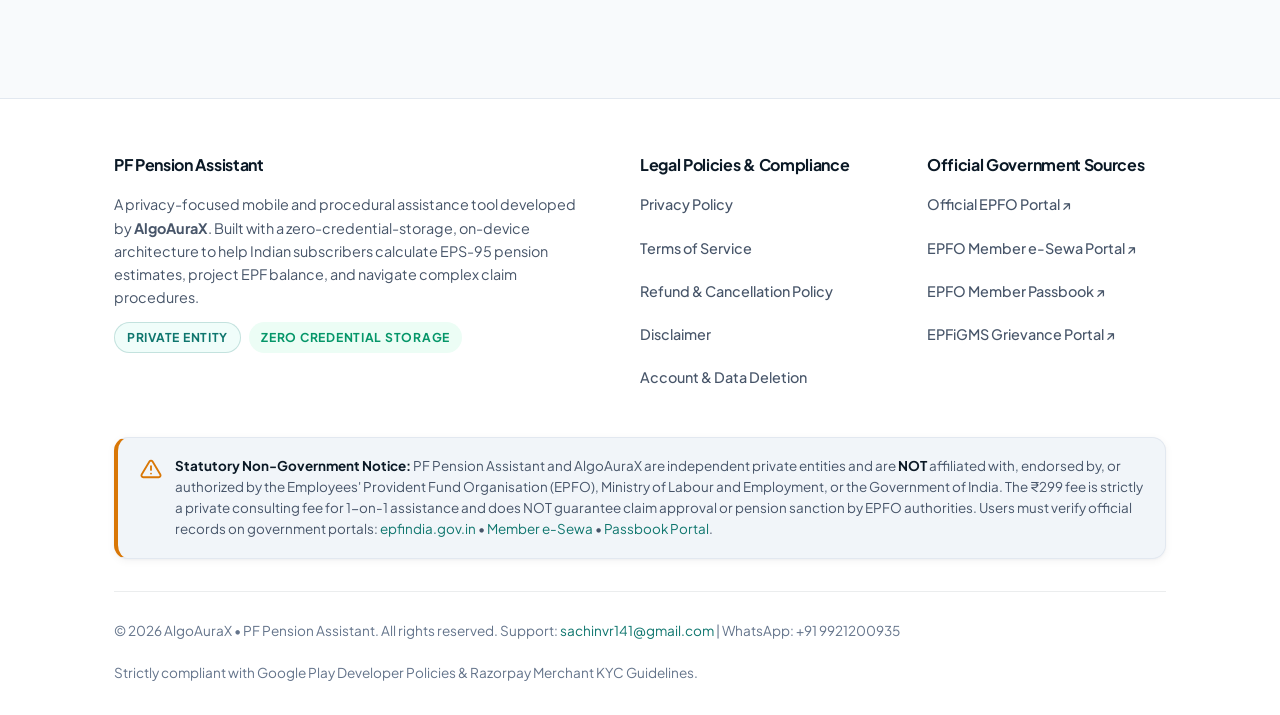
<file: refund-policy/index.html>
<!DOCTYPE html>
<html lang="en">
<head>
  <meta charset="UTF-8">
  <meta name="viewport" content="width=device-width, initial-scale=1.0">
  <title>Refund & Cancellation Policy — PF Pension Assistant</title>
  <meta name="description" content="Transparent refund and cancellation terms for ₹299 PF Expert Advisory. 100% refund guarantee within 48-hour response window.">
  <meta name="theme-color" content="#0B1926">
  <link rel="preconnect" href="https://fonts.googleapis.com">
  <link rel="preconnect" href="https://fonts.gstatic.com" crossorigin>
  <link href="https://fonts.googleapis.com/css2?family=Plus+Jakarta+Sans:wght@400;500;600;700;800&family=JetBrains+Mono:wght@500;600&display=swap" rel="stylesheet">
  <link rel="stylesheet" href="../css/style.css?v=1793094932">
  <link rel="icon" type="image/png" sizes="32x32" href="../images/favicon-32x32.png?v=8">
  <link rel="apple-touch-icon" sizes="192x192" href="../images/icon-192.png?v=8">
</head>
<body>
  <!-- MANDATORY GLOBAL NON-GOVERNMENT DISCLAIMER BANNER (Header Top of EVERY Page) -->
  <div class="global-gov-disclaimer-banner" role="alert">
    <div class="container global-gov-disclaimer-inner">
      <svg class="disclaimer-alert-icon" viewBox="0 0 24 24" fill="none" stroke="currentColor" stroke-width="2" stroke-linecap="round" stroke-linejoin="round" aria-hidden="true">
        <path d="M10.29 3.86L1.82 18a2 2 0 0 0 1.71 3h16.94a2 2 0 0 0 1.71-3L13.71 3.86a2 2 0 0 0-3.42 0z"/><line x1="12" y1="9" x2="12" y2="13"/><line x1="12" y1="17" x2="12.01" y2="17"/>
      </svg>
      <p>
        <strong>DISCLAIMER:</strong> PF Pension Assistant and this website are independent educational &amp; informational resources. This service <strong>DOES NOT represent, and is NOT affiliated with, endorsed by, or authorized by</strong> the Employees' Provident Fund Organisation (EPFO), Ministry of Labour and Employment, or the Government of India.
      </p>
    </div>
  </div>

  <header class="site-header">
    <div class="container header-inner">
            <a href="../" class="brand-link" aria-label="PF Pension Assistant Home">
        <img src="../images/app-logo.png?v=1793094481" alt="PF Pension Assistant Logo" class="brand-logo-img">
        <div class="brand-text-wrap">
          <span class="brand-title">PF Pension Assistant</span>
          <span class="brand-sub">Independent Resource by AlgoAuraX</span>
        </div>
      </a>

      <nav aria-label="Main Navigation">
        <ul class="nav-links">
          <li><a href="../" class="">Home</a></li>
          <li><a href="../privacy-policy/" class="">Privacy Policy</a></li>
          <li><a href="../terms/" class="">Terms of Service</a></li>
          <li><a href="../refund-policy/" class="active">Refund Policy</a></li>
          <li><a href="../disclaimer/" class="">Disclaimer</a></li>
          <li><a href="../contact/" class="">Contact Us</a></li>
        </ul>
      </nav>

      <div class="header-actions">
        <a href="https://play.google.com/store/apps/details?id=com.algoaurax.pfpensionassistant" target="_blank" rel="noopener noreferrer" class="btn btn-primary nav-play-btn" style="padding: 0.45rem 1rem; font-size: 0.85rem; display: inline-flex; align-items: center; gap: 0.45rem;">
          <svg width="15" height="15" viewBox="0 0 512 512" fill="currentColor"><path fill="#4285F4" d="M47.1 23.3c-4.4 5.3-7.1 13.5-7.1 24.3v416.8c0 10.8 2.7 19 7.1 24.3l3.6 3.6 233.5-233.5v-5.6L50.7 19.7l-3.6 3.6z"/><path fill="#FBBC04" d="M361.3 335.7l-77.1-77.1v-5.6l77.1-77.1 1.7 1 91.5 52c26.1 14.8 26.1 39.1 0 54l-91.5 52-1.7.8z"/><path fill="#EA4335" d="M284.2 253L50.7 486.5c8.6 9.1 22.8 10.3 39 1.1l271.6-154.4-77.1-77.2z"/><path fill="#34A853" d="M284.2 258.6l77.1-77.1L89.7 27.1C73.5 17.9 59.3 19.1 50.7 28.2L284.2 258.6z"/></svg>
          Google Play
        </a>

        <button type="button" class="theme-toggle" aria-label="Toggle dark/light theme">
          <span class="theme-toggle-icon" aria-hidden="true">
            <svg width="16" height="16" viewBox="0 0 24 24" fill="none" stroke="currentColor" stroke-width="2" stroke-linecap="round" stroke-linejoin="round"><path d="M21 12.79A9 9 0 1 1 11.21 3 7 7 0 0 0 21 12.79z"/></svg>
          </span>
          <span class="theme-toggle-label">Dark</span>
        </button>

        <button type="button" class="mobile-menu-btn" aria-label="Open navigation menu" aria-expanded="false">
          <svg width="22" height="22" viewBox="0 0 24 24" fill="none" stroke="currentColor" stroke-width="2" stroke-linecap="round" stroke-linejoin="round"><line x1="3" y1="12" x2="21" y2="12"/><line x1="3" y1="6" x2="21" y2="6"/><line x1="3" y1="18" x2="21" y2="18"/></svg>
        </button>
      </div>
    </div>

    <div class="mobile-nav-menu" aria-label="Mobile Navigation">
      <ul>
        <li><a href="../" class="">Home</a></li>
        <li><a href="../privacy-policy/" class="">Privacy Policy</a></li>
        <li><a href="../terms/" class="">Terms of Service</a></li>
        <li><a href="../refund-policy/" class="active">Refund Policy</a></li>
        <li><a href="../disclaimer/" class="">Disclaimer</a></li>
        <li><a href="../contact/" class="">Contact Us</a></li>
        <li style="margin-top: 0.5rem; padding-top: 0.5rem; border-top: 1px solid var(--color-border);">
          <a href="https://play.google.com/store/apps/details?id=com.algoaurax.pfpensionassistant" target="_blank" rel="noopener noreferrer" style="color: var(--color-primary); font-weight: 700;">
            Download on Google Play &rarr;
          </a>
        </li>
      </ul>
    </div>
  </header>

  <main id="main-content">

    <div class="container content-wrap">
      <div class="page-header">
        <div class="badge badge-primary">Consumer Transparency</div>
        <h1 class="page-title">Refund &amp; Cancellation Policy</h1>
        <p class="page-subtitle">Effective Date: October 26, 2026 &bull; Published by AlgoAuraX for PF Pension Assistant</p>
        <div class="meta-info">
          <span>Fee: ₹299 per Assistance Request</span>
          <span>Support Desk: sachinvr141@gmail.com</span>
        </div>
      </div>

      <div class="legal-content">
        <section class="legal-section">
          <h2>1. Overview &amp; Policy Objective</h2>
          <p>
            AlgoAuraX maintains clear, fair, and prompt refund terms for the ₹299 PF Expert Assistance consultation. Every refund or cancellation request is handled fairly under the conditions specified below.
          </p>
        </section>

        <section class="legal-section">
          <h2>2. Refund Eligibility for the ₹299 Advisory Service</h2>
          <p>A full 100% refund of the ₹299 fee is granted in the following circumstances:</p>
          <ul>
            <li>
              <strong>Unfulfilled Requests Prior to Consultation Review:</strong> Eligible if the user requests cancellation or the service request cannot be fulfilled prior to consultation review by our assistance specialist.
            </li>
            <li>
              <strong>48-Hour Response Commitment:</strong> Full refund if our assistance specialist fails to initiate guidance within <strong>48 business hours</strong> of verified payment receipt.
            </li>
            <li>
              <strong>Duplicate or Erroneous Transactions:</strong> Full refund if a user was debited multiple times for the same single inquiry due to network or payment gateway issues.
            </li>
          </ul>
        </section>

        <section class="legal-section">
          <h2>3. Non-Refundable Situations</h2>
          <ul>
            <li>
              <strong>Consultation Already Delivered:</strong> Once procedural analysis, document review, or joint declaration guidance has been drafted and delivered via WhatsApp or email, the advisory service is deemed completed and non-refundable.
            </li>
            <li>
              <strong>Official Government Decisions:</strong> The ₹299 fee pays strictly for advisory time. Official claim rejection or pension delay by EPFO authorities due to employer non-contribution, service discrepancies, or statutory ineligibility does not qualify for a refund.
            </li>
          </ul>
        </section>

        <section class="legal-section">
          <h2>4. How to Submit a Refund Request</h2>
          <p>Users can submit a refund claim within 7 calendar days of transaction:</p>
          <ol>
            <li>Send an email to <a href="mailto:sachinvr141@gmail.com">sachinvr141@gmail.com</a> with the subject <code>Refund Request - [Your Request ID]</code>, or message WhatsApp at <a href="https://wa.me/919921200935" target="_blank" rel="noopener noreferrer"><strong>+91 9921200935</strong></a>.</li>
            <li>Include your Full Name, 10-digit mobile number, Request ID (e.g. <code>PF-REQ-XXXXX</code>), and Razorpay transaction reference ID.</li>
          </ol>
        </section>

        <section class="legal-section">
          <h2>5. Settlement &amp; Credit Timeline</h2>
          <p>
            Approved refunds are credited back to the original payment source (bank account, UPI, or card) through Razorpay within <strong>5 to 7 business days</strong>, subject to bank processing cycles.
          </p>
        </section>
      </div>
    </div>

  </main>

  <footer class="site-footer">
    <div class="container">
      <div class="footer-grid">
        <div class="footer-col">
          <h4>PF Pension Assistant</h4>
          <p style="font-size: 0.9rem; margin-bottom: 0.85rem; line-height: 1.6;">
            A privacy-focused mobile and procedural assistance tool developed by <strong>AlgoAuraX</strong>. Built with a zero-credential-storage, on-device architecture to help Indian subscribers calculate EPS-95 pension estimates, project EPF balance, and navigate complex claim procedures.
          </p>
          <div style="display: flex; gap: 0.5rem; flex-wrap: wrap;">
            <span class="badge badge-primary">Private Entity</span>
            <span class="badge badge-success">Zero Credential Storage</span>
          </div>
        </div>

        <div class="footer-col">
          <h4>Legal Policies &amp; Compliance</h4>
          <ul class="footer-links">
            <li><a href="../privacy-policy/">Privacy Policy</a></li>
            <li><a href="../terms/">Terms of Service</a></li>
            <li><a href="../refund-policy/">Refund &amp; Cancellation Policy</a></li>
            <li><a href="../disclaimer/">Disclaimer</a></li>
            <li><a href="../data-deletion/">Account &amp; Data Deletion</a></li>
          </ul>
        </div>

        <div class="footer-col">
          <h4>Official Government Sources</h4>
          <ul class="footer-links">
            <li><a href="https://www.epfindia.gov.in" target="_blank" rel="noopener noreferrer">Official EPFO Portal &nearr;</a></li>
            <li><a href="https://unifiedportal-mem.epfindia.gov.in/memberinterface/" target="_blank" rel="noopener noreferrer">EPFO Member e-Sewa Portal &nearr;</a></li>
            <li><a href="https://passbook.epfindia.gov.in" target="_blank" rel="noopener noreferrer">EPFO Member Passbook &nearr;</a></li>
            <li><a href="https://epfigms.gov.in" target="_blank" rel="noopener noreferrer">EPFiGMS Grievance Portal &nearr;</a></li>
          </ul>
        </div>
      </div>

      <div class="disclaimer-banner" style="margin: 1.5rem 0 2rem; background: var(--color-surface-subtle); border-left-color: var(--color-warning);">
        <svg class="disclaimer-banner-icon" style="color: var(--color-warning);" viewBox="0 0 24 24" fill="none" stroke="currentColor" stroke-width="2" stroke-linecap="round" stroke-linejoin="round">
          <path d="M10.29 3.86L1.82 18a2 2 0 0 0 1.71 3h16.94a2 2 0 0 0 1.71-3L13.71 3.86a2 2 0 0 0-3.42 0z"/><line x1="12" y1="9" x2="12" y2="13"/><line x1="12" y1="17" x2="12.01" y2="17"/>
        </svg>
        <div style="font-size: 0.84rem; line-height: 1.55;">
          <strong>Statutory Non-Government Notice:</strong> PF Pension Assistant and AlgoAuraX are independent private entities and are <strong>NOT</strong> affiliated with, endorsed by, or authorized by the Employees' Provident Fund Organisation (EPFO), Ministry of Labour and Employment, or the Government of India. The ₹299 fee is strictly a private consulting fee for 1-on-1 assistance and does NOT guarantee claim approval or pension sanction by EPFO authorities. Users must verify official records on government portals: <a href="https://www.epfindia.gov.in" target="_blank" rel="noopener noreferrer">epfindia.gov.in</a> &bull; <a href="https://unifiedportal-mem.epfindia.gov.in/memberinterface/" target="_blank" rel="noopener noreferrer">Member e-Sewa</a> &bull; <a href="https://passbook.epfindia.gov.in" target="_blank" rel="noopener noreferrer">Passbook Portal</a>.
        </div>
      </div>

      <div class="footer-bottom">
        <div>&copy; 2026 AlgoAuraX &bull; PF Pension Assistant. All rights reserved. Support: <a href="mailto:sachinvr141@gmail.com">sachinvr141@gmail.com</a> | WhatsApp: +91 9921200935</div>
        <div>Strictly compliant with Google Play Developer Policies &amp; Razorpay Merchant KYC Guidelines.</div>
      </div>
    </div>
  </footer>

  <script src="../js/main.js"></script>
</body>
</html>
</file>
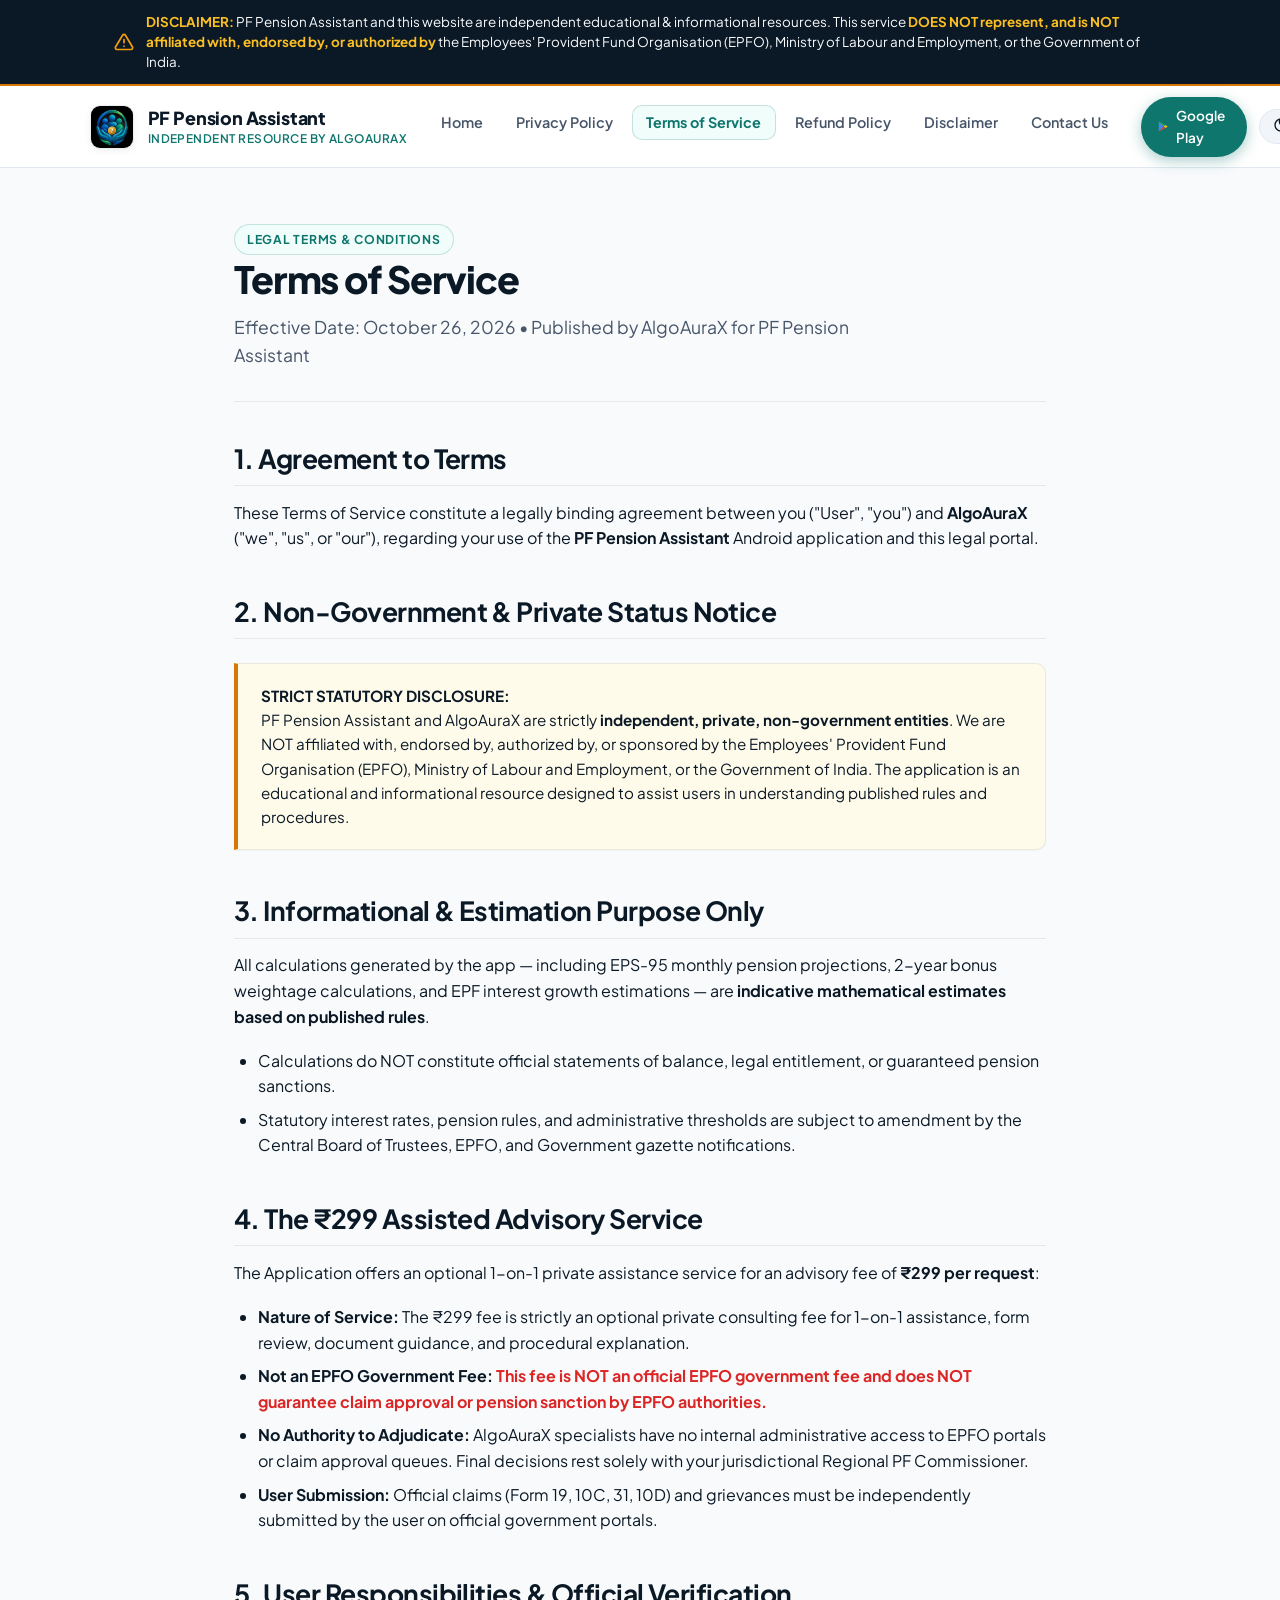
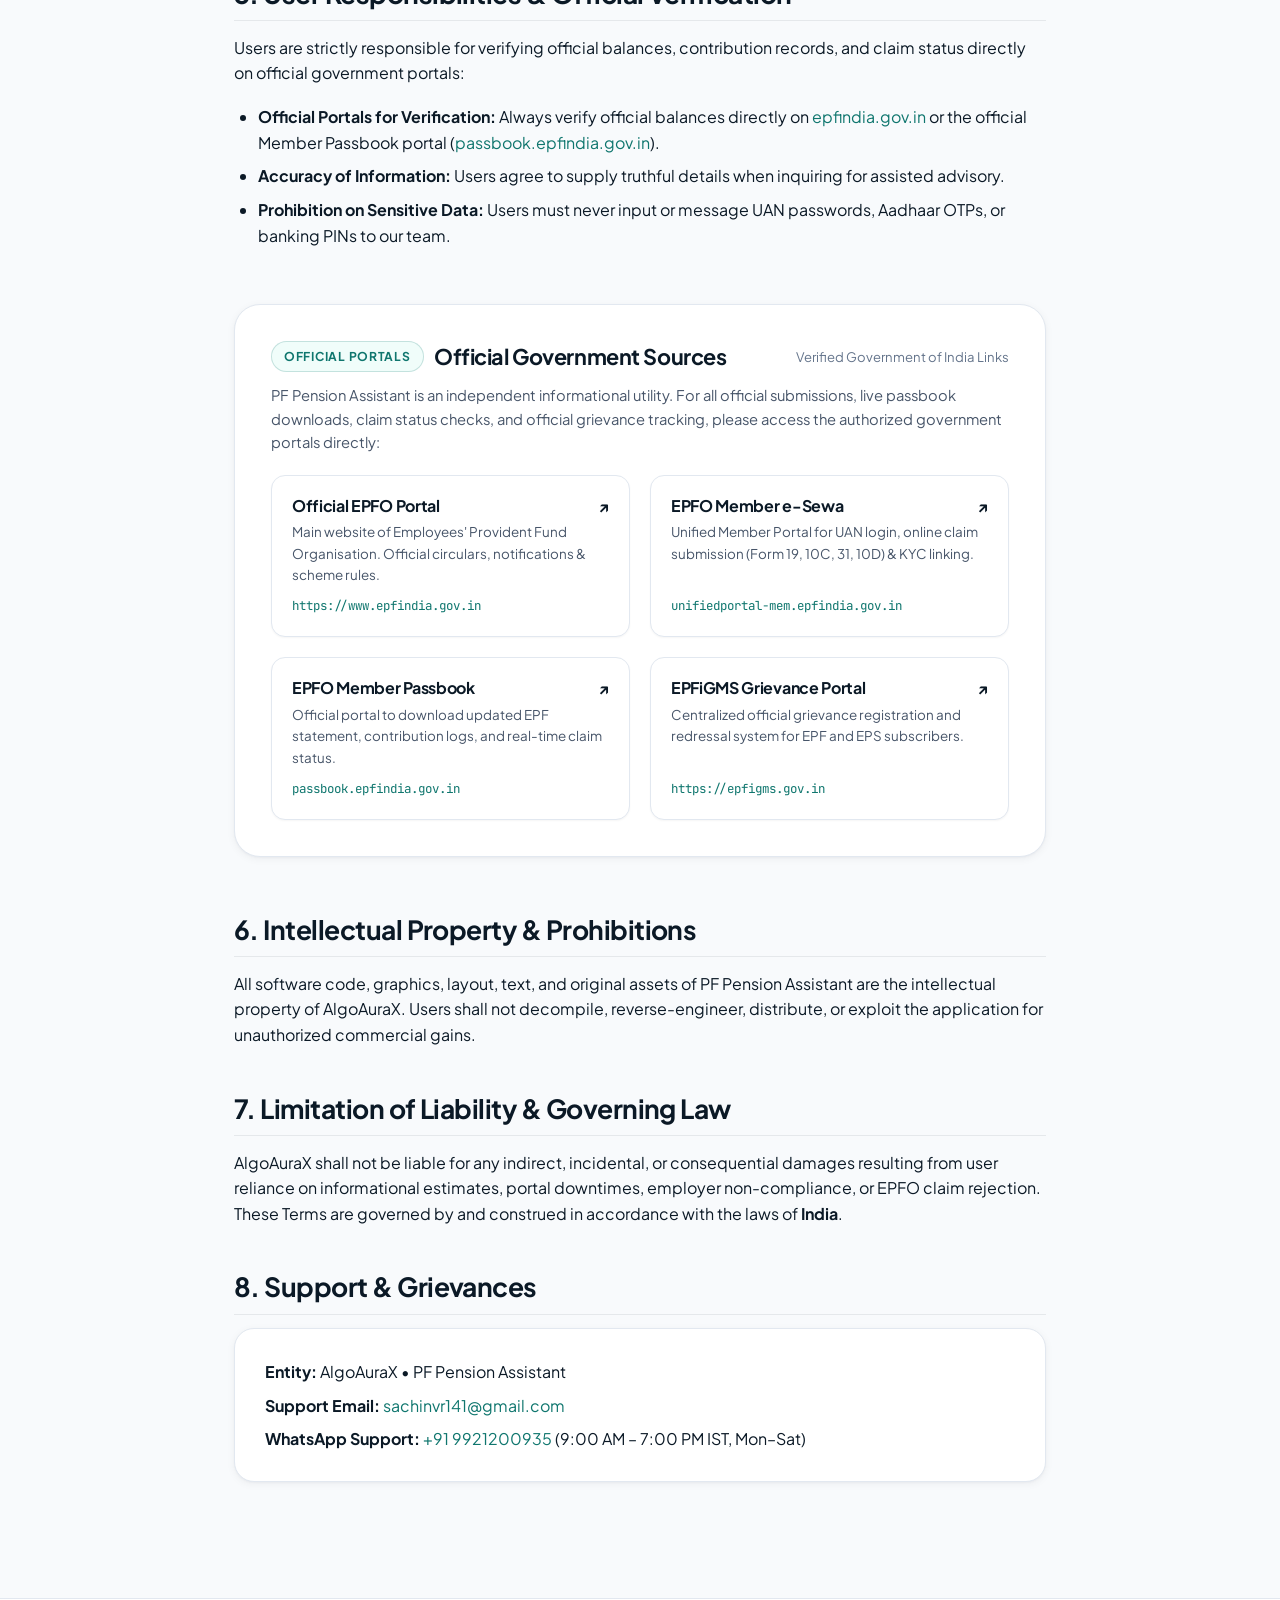
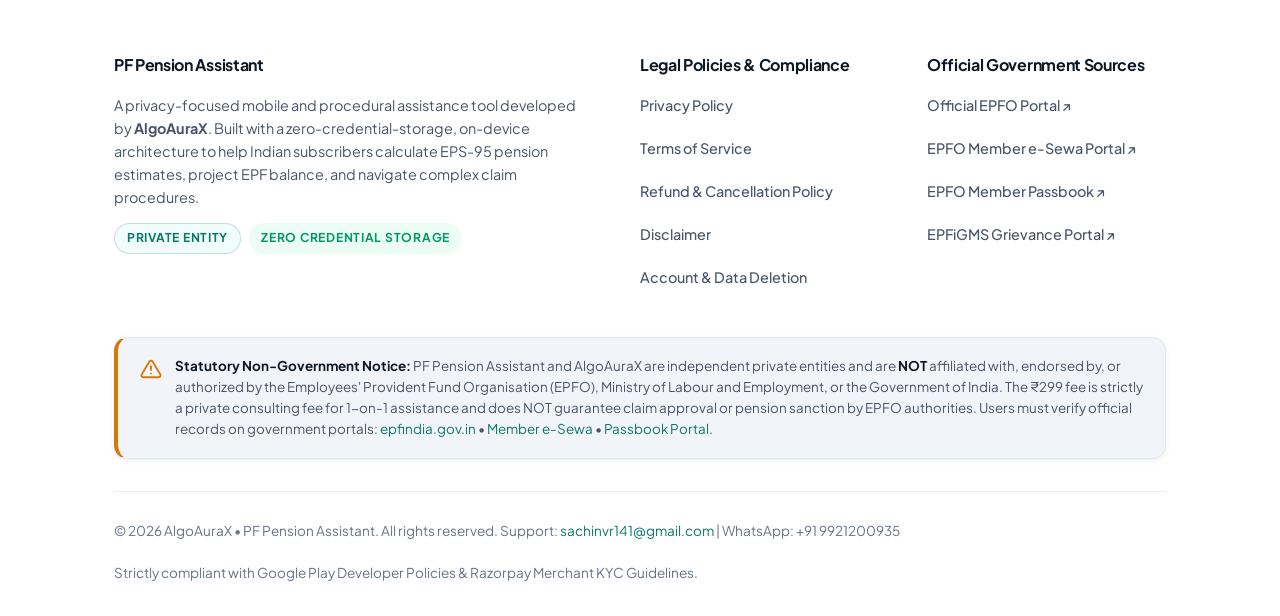
<file: terms/index.html>
<!DOCTYPE html>
<html lang="en">
<head>
  <meta charset="UTF-8">
  <meta name="viewport" content="width=device-width, initial-scale=1.0">
  <title>Terms of Service — PF Pension Assistant</title>
  <meta name="description" content="Terms of Service for PF Pension Assistant and ₹299 Assisted Advisory service by AlgoAuraX. Strictly non-government and private educational resource.">
  <meta name="theme-color" content="#0B1926">
  <link rel="preconnect" href="https://fonts.googleapis.com">
  <link rel="preconnect" href="https://fonts.gstatic.com" crossorigin>
  <link href="https://fonts.googleapis.com/css2?family=Plus+Jakarta+Sans:wght@400;500;600;700;800&family=JetBrains+Mono:wght@500;600&display=swap" rel="stylesheet">
  <link rel="stylesheet" href="../css/style.css?v=1793094932">
  <link rel="icon" type="image/png" sizes="32x32" href="../images/favicon-32x32.png?v=8">
  <link rel="apple-touch-icon" sizes="192x192" href="../images/icon-192.png?v=8">
</head>
<body>
  <!-- MANDATORY GLOBAL NON-GOVERNMENT DISCLAIMER BANNER (Header Top of EVERY Page) -->
  <div class="global-gov-disclaimer-banner" role="alert">
    <div class="container global-gov-disclaimer-inner">
      <svg class="disclaimer-alert-icon" viewBox="0 0 24 24" fill="none" stroke="currentColor" stroke-width="2" stroke-linecap="round" stroke-linejoin="round" aria-hidden="true">
        <path d="M10.29 3.86L1.82 18a2 2 0 0 0 1.71 3h16.94a2 2 0 0 0 1.71-3L13.71 3.86a2 2 0 0 0-3.42 0z"/><line x1="12" y1="9" x2="12" y2="13"/><line x1="12" y1="17" x2="12.01" y2="17"/>
      </svg>
      <p>
        <strong>DISCLAIMER:</strong> PF Pension Assistant and this website are independent educational &amp; informational resources. This service <strong>DOES NOT represent, and is NOT affiliated with, endorsed by, or authorized by</strong> the Employees' Provident Fund Organisation (EPFO), Ministry of Labour and Employment, or the Government of India.
      </p>
    </div>
  </div>

  <header class="site-header">
    <div class="container header-inner">
            <a href="../" class="brand-link" aria-label="PF Pension Assistant Home">
        <img src="../images/app-logo.png?v=1793094481" alt="PF Pension Assistant Logo" class="brand-logo-img">
        <div class="brand-text-wrap">
          <span class="brand-title">PF Pension Assistant</span>
          <span class="brand-sub">Independent Resource by AlgoAuraX</span>
        </div>
      </a>

      <nav aria-label="Main Navigation">
        <ul class="nav-links">
          <li><a href="../" class="">Home</a></li>
          <li><a href="../privacy-policy/" class="">Privacy Policy</a></li>
          <li><a href="../terms/" class="active">Terms of Service</a></li>
          <li><a href="../refund-policy/" class="">Refund Policy</a></li>
          <li><a href="../disclaimer/" class="">Disclaimer</a></li>
          <li><a href="../contact/" class="">Contact Us</a></li>
        </ul>
      </nav>

      <div class="header-actions">
        <a href="https://play.google.com/store/apps/details?id=com.algoaurax.pfpensionassistant" target="_blank" rel="noopener noreferrer" class="btn btn-primary nav-play-btn" style="padding: 0.45rem 1rem; font-size: 0.85rem; display: inline-flex; align-items: center; gap: 0.45rem;">
          <svg width="15" height="15" viewBox="0 0 512 512" fill="currentColor"><path fill="#4285F4" d="M47.1 23.3c-4.4 5.3-7.1 13.5-7.1 24.3v416.8c0 10.8 2.7 19 7.1 24.3l3.6 3.6 233.5-233.5v-5.6L50.7 19.7l-3.6 3.6z"/><path fill="#FBBC04" d="M361.3 335.7l-77.1-77.1v-5.6l77.1-77.1 1.7 1 91.5 52c26.1 14.8 26.1 39.1 0 54l-91.5 52-1.7.8z"/><path fill="#EA4335" d="M284.2 253L50.7 486.5c8.6 9.1 22.8 10.3 39 1.1l271.6-154.4-77.1-77.2z"/><path fill="#34A853" d="M284.2 258.6l77.1-77.1L89.7 27.1C73.5 17.9 59.3 19.1 50.7 28.2L284.2 258.6z"/></svg>
          Google Play
        </a>

        <button type="button" class="theme-toggle" aria-label="Toggle dark/light theme">
          <span class="theme-toggle-icon" aria-hidden="true">
            <svg width="16" height="16" viewBox="0 0 24 24" fill="none" stroke="currentColor" stroke-width="2" stroke-linecap="round" stroke-linejoin="round"><path d="M21 12.79A9 9 0 1 1 11.21 3 7 7 0 0 0 21 12.79z"/></svg>
          </span>
          <span class="theme-toggle-label">Dark</span>
        </button>

        <button type="button" class="mobile-menu-btn" aria-label="Open navigation menu" aria-expanded="false">
          <svg width="22" height="22" viewBox="0 0 24 24" fill="none" stroke="currentColor" stroke-width="2" stroke-linecap="round" stroke-linejoin="round"><line x1="3" y1="12" x2="21" y2="12"/><line x1="3" y1="6" x2="21" y2="6"/><line x1="3" y1="18" x2="21" y2="18"/></svg>
        </button>
      </div>
    </div>

    <div class="mobile-nav-menu" aria-label="Mobile Navigation">
      <ul>
        <li><a href="../" class="">Home</a></li>
        <li><a href="../privacy-policy/" class="">Privacy Policy</a></li>
        <li><a href="../terms/" class="active">Terms of Service</a></li>
        <li><a href="../refund-policy/" class="">Refund Policy</a></li>
        <li><a href="../disclaimer/" class="">Disclaimer</a></li>
        <li><a href="../contact/" class="">Contact Us</a></li>
        <li style="margin-top: 0.5rem; padding-top: 0.5rem; border-top: 1px solid var(--color-border);">
          <a href="https://play.google.com/store/apps/details?id=com.algoaurax.pfpensionassistant" target="_blank" rel="noopener noreferrer" style="color: var(--color-primary); font-weight: 700;">
            Download on Google Play &rarr;
          </a>
        </li>
      </ul>
    </div>
  </header>

  <main id="main-content">

    <div class="container content-wrap">
      <div class="page-header">
        <div class="badge badge-primary">Legal Terms &amp; Conditions</div>
        <h1 class="page-title">Terms of Service</h1>
        <p class="page-subtitle">Effective Date: October 26, 2026 &bull; Published by AlgoAuraX for PF Pension Assistant</p>
      </div>

      <div class="legal-content">
        <section class="legal-section">
          <h2>1. Agreement to Terms</h2>
          <p>
            These Terms of Service constitute a legally binding agreement between you ("User", "you") and <strong>AlgoAuraX</strong> ("we", "us", or "our"), regarding your use of the <strong>PF Pension Assistant</strong> Android application and this legal portal.
          </p>
        </section>

        <section class="legal-section">
          <h2>2. Non-Government &amp; Private Status Notice</h2>
          <div class="highlight-box warning">
            <strong>STRICT STATUTORY DISCLOSURE:</strong><br>
            PF Pension Assistant and AlgoAuraX are strictly <strong>independent, private, non-government entities</strong>. We are NOT affiliated with, endorsed by, authorized by, or sponsored by the Employees' Provident Fund Organisation (EPFO), Ministry of Labour and Employment, or the Government of India. The application is an educational and informational resource designed to assist users in understanding published rules and procedures.
          </div>
        </section>

        <section class="legal-section">
          <h2>3. Informational &amp; Estimation Purpose Only</h2>
          <p>
            All calculations generated by the app — including EPS-95 monthly pension projections, 2-year bonus weightage calculations, and EPF interest growth estimations — are <strong>indicative mathematical estimates based on published rules</strong>.
          </p>
          <ul>
            <li>Calculations do NOT constitute official statements of balance, legal entitlement, or guaranteed pension sanctions.</li>
            <li>Statutory interest rates, pension rules, and administrative thresholds are subject to amendment by the Central Board of Trustees, EPFO, and Government gazette notifications.</li>
          </ul>
        </section>

        <section class="legal-section">
          <h2>4. The ₹299 Assisted Advisory Service</h2>
          <p>
            The Application offers an optional 1-on-1 private assistance service for an advisory fee of <strong>₹299 per request</strong>:
          </p>
          <ul>
            <li><strong>Nature of Service:</strong> The ₹299 fee is strictly an optional private consulting fee for 1-on-1 assistance, form review, document guidance, and procedural explanation.</li>
            <li><strong>Not an EPFO Government Fee:</strong> <span style="color: var(--color-error); font-weight: 700;">This fee is NOT an official EPFO government fee and does NOT guarantee claim approval or pension sanction by EPFO authorities.</span></li>
            <li><strong>No Authority to Adjudicate:</strong> AlgoAuraX specialists have no internal administrative access to EPFO portals or claim approval queues. Final decisions rest solely with your jurisdictional Regional PF Commissioner.</li>
            <li><strong>User Submission:</strong> Official claims (Form 19, 10C, 31, 10D) and grievances must be independently submitted by the user on official government portals.</li>
          </ul>
        </section>

        <section class="legal-section">
          <h2>5. User Responsibilities &amp; Official Verification</h2>
          <p>
            Users are strictly responsible for verifying official balances, contribution records, and claim status directly on official government portals:
          </p>
          <ul>
            <li><strong>Official Portals for Verification:</strong> Always verify official balances directly on <a href="https://www.epfindia.gov.in" target="_blank" rel="noopener noreferrer">epfindia.gov.in</a> or the official Member Passbook portal (<a href="https://passbook.epfindia.gov.in" target="_blank" rel="noopener noreferrer">passbook.epfindia.gov.in</a>).</li>
            <li><strong>Accuracy of Information:</strong> Users agree to supply truthful details when inquiring for assisted advisory.</li>
            <li><strong>Prohibition on Sensitive Data:</strong> Users must never input or message UAN passwords, Aadhaar OTPs, or banking PINs to our team.</li>
          </ul>
        </section>


      <!-- MANDATORY OFFICIAL GOVERNMENT SOURCE LINKS (Google Play Compliant) -->
      <section style="margin: 3.5rem 0; padding: 2.25rem; background: var(--color-surface); border: 1px solid var(--color-border); border-radius: var(--radius-xl); box-shadow: var(--shadow-sm);">
        <div style="display: flex; align-items: center; justify-content: space-between; flex-wrap: wrap; gap: 1rem; margin-bottom: 0.75rem;">
          <div style="display: flex; align-items: center; gap: 0.65rem;">
            <span class="badge badge-primary">Official Portals</span>
            <h3 style="margin: 0; font-size: 1.35rem;">Official Government Sources</h3>
          </div>
          <span style="font-size: 0.82rem; color: var(--color-text-muted);">Verified Government of India Links</span>
        </div>
        <p style="color: var(--color-text-secondary); margin-bottom: 1.25rem; font-size: 0.92rem;">
          PF Pension Assistant is an independent informational utility. For all official submissions, live passbook downloads, claim status checks, and official grievance tracking, please access the authorized government portals directly:
        </p>
        <div class="gov-sources-grid">
          <a href="https://www.epfindia.gov.in" target="_blank" rel="noopener noreferrer" class="gov-source-card">
            <div>
              <h4>Official EPFO Portal <span>&nearr;</span></h4>
              <p>Main website of Employees' Provident Fund Organisation. Official circulars, notifications &amp; scheme rules.</p>
            </div>
            <div class="gov-source-url">https://www.epfindia.gov.in</div>
          </a>
          <a href="https://unifiedportal-mem.epfindia.gov.in/memberinterface/" target="_blank" rel="noopener noreferrer" class="gov-source-card">
            <div>
              <h4>EPFO Member e-Sewa <span>&nearr;</span></h4>
              <p>Unified Member Portal for UAN login, online claim submission (Form 19, 10C, 31, 10D) &amp; KYC linking.</p>
            </div>
            <div class="gov-source-url">unifiedportal-mem.epfindia.gov.in</div>
          </a>
          <a href="https://passbook.epfindia.gov.in" target="_blank" rel="noopener noreferrer" class="gov-source-card">
            <div>
              <h4>EPFO Member Passbook <span>&nearr;</span></h4>
              <p>Official portal to download updated EPF statement, contribution logs, and real-time claim status.</p>
            </div>
            <div class="gov-source-url">passbook.epfindia.gov.in</div>
          </a>
          <a href="https://epfigms.gov.in" target="_blank" rel="noopener noreferrer" class="gov-source-card">
            <div>
              <h4>EPFiGMS Grievance Portal <span>&nearr;</span></h4>
              <p>Centralized official grievance registration and redressal system for EPF and EPS subscribers.</p>
            </div>
            <div class="gov-source-url">https://epfigms.gov.in</div>
          </a>
        </div>
      </section>


        <section class="legal-section">
          <h2>6. Intellectual Property &amp; Prohibitions</h2>
          <p>
            All software code, graphics, layout, text, and original assets of PF Pension Assistant are the intellectual property of AlgoAuraX. Users shall not decompile, reverse-engineer, distribute, or exploit the application for unauthorized commercial gains.
          </p>
        </section>

        <section class="legal-section">
          <h2>7. Limitation of Liability &amp; Governing Law</h2>
          <p>
            AlgoAuraX shall not be liable for any indirect, incidental, or consequential damages resulting from user reliance on informational estimates, portal downtimes, employer non-compliance, or EPFO claim rejection. These Terms are governed by and construed in accordance with the laws of <strong>India</strong>.
          </p>
        </section>

        <section class="legal-section">
          <h2>8. Support &amp; Grievances</h2>
          <div class="card">
            <p style="margin-bottom: 0.5rem;"><strong>Entity:</strong> AlgoAuraX &bull; PF Pension Assistant</p>
            <p style="margin-bottom: 0.5rem;"><strong>Support Email:</strong> <a href="mailto:sachinvr141@gmail.com">sachinvr141@gmail.com</a></p>
            <p style="margin-bottom: 0;"><strong>WhatsApp Support:</strong> <a href="https://wa.me/919921200935" target="_blank" rel="noopener noreferrer">+91 9921200935</a> (9:00 AM – 7:00 PM IST, Mon–Sat)</p>
          </div>
        </section>
      </div>
    </div>

  </main>

  <footer class="site-footer">
    <div class="container">
      <div class="footer-grid">
        <div class="footer-col">
          <h4>PF Pension Assistant</h4>
          <p style="font-size: 0.9rem; margin-bottom: 0.85rem; line-height: 1.6;">
            A privacy-focused mobile and procedural assistance tool developed by <strong>AlgoAuraX</strong>. Built with a zero-credential-storage, on-device architecture to help Indian subscribers calculate EPS-95 pension estimates, project EPF balance, and navigate complex claim procedures.
          </p>
          <div style="display: flex; gap: 0.5rem; flex-wrap: wrap;">
            <span class="badge badge-primary">Private Entity</span>
            <span class="badge badge-success">Zero Credential Storage</span>
          </div>
        </div>

        <div class="footer-col">
          <h4>Legal Policies &amp; Compliance</h4>
          <ul class="footer-links">
            <li><a href="../privacy-policy/">Privacy Policy</a></li>
            <li><a href="../terms/">Terms of Service</a></li>
            <li><a href="../refund-policy/">Refund &amp; Cancellation Policy</a></li>
            <li><a href="../disclaimer/">Disclaimer</a></li>
            <li><a href="../data-deletion/">Account &amp; Data Deletion</a></li>
          </ul>
        </div>

        <div class="footer-col">
          <h4>Official Government Sources</h4>
          <ul class="footer-links">
            <li><a href="https://www.epfindia.gov.in" target="_blank" rel="noopener noreferrer">Official EPFO Portal &nearr;</a></li>
            <li><a href="https://unifiedportal-mem.epfindia.gov.in/memberinterface/" target="_blank" rel="noopener noreferrer">EPFO Member e-Sewa Portal &nearr;</a></li>
            <li><a href="https://passbook.epfindia.gov.in" target="_blank" rel="noopener noreferrer">EPFO Member Passbook &nearr;</a></li>
            <li><a href="https://epfigms.gov.in" target="_blank" rel="noopener noreferrer">EPFiGMS Grievance Portal &nearr;</a></li>
          </ul>
        </div>
      </div>

      <div class="disclaimer-banner" style="margin: 1.5rem 0 2rem; background: var(--color-surface-subtle); border-left-color: var(--color-warning);">
        <svg class="disclaimer-banner-icon" style="color: var(--color-warning);" viewBox="0 0 24 24" fill="none" stroke="currentColor" stroke-width="2" stroke-linecap="round" stroke-linejoin="round">
          <path d="M10.29 3.86L1.82 18a2 2 0 0 0 1.71 3h16.94a2 2 0 0 0 1.71-3L13.71 3.86a2 2 0 0 0-3.42 0z"/><line x1="12" y1="9" x2="12" y2="13"/><line x1="12" y1="17" x2="12.01" y2="17"/>
        </svg>
        <div style="font-size: 0.84rem; line-height: 1.55;">
          <strong>Statutory Non-Government Notice:</strong> PF Pension Assistant and AlgoAuraX are independent private entities and are <strong>NOT</strong> affiliated with, endorsed by, or authorized by the Employees' Provident Fund Organisation (EPFO), Ministry of Labour and Employment, or the Government of India. The ₹299 fee is strictly a private consulting fee for 1-on-1 assistance and does NOT guarantee claim approval or pension sanction by EPFO authorities. Users must verify official records on government portals: <a href="https://www.epfindia.gov.in" target="_blank" rel="noopener noreferrer">epfindia.gov.in</a> &bull; <a href="https://unifiedportal-mem.epfindia.gov.in/memberinterface/" target="_blank" rel="noopener noreferrer">Member e-Sewa</a> &bull; <a href="https://passbook.epfindia.gov.in" target="_blank" rel="noopener noreferrer">Passbook Portal</a>.
        </div>
      </div>

      <div class="footer-bottom">
        <div>&copy; 2026 AlgoAuraX &bull; PF Pension Assistant. All rights reserved. Support: <a href="mailto:sachinvr141@gmail.com">sachinvr141@gmail.com</a> | WhatsApp: +91 9921200935</div>
        <div>Strictly compliant with Google Play Developer Policies &amp; Razorpay Merchant KYC Guidelines.</div>
      </div>
    </div>
  </footer>

  <script src="../js/main.js"></script>
</body>
</html>
</file>
<file: css/style.css>
/* ==========================================================================
   PF Pension Assistant (AlgoAuraX) — Premium Modern FinTech Stylesheet
   Color Palette: Deep Executive Navy (#0B1926, #132032) & Vibrant Teal (#0F766E, #0D9488, #14B8A6)
   Matches Google Play Developer Policy and Razorpay Merchant KYC requirements.
   ========================================================================== */

@import url('https://fonts.googleapis.com/css2?family=Plus+Jakarta+Sans:wght@400;500;600;700;800&family=JetBrains+Mono:wght@500;600&display=swap');

:root {
  /* Brand Palette (Executive Navy & Vibrant Teal) */
  --color-primary: #0F766E;
  --color-primary-rgb: 15, 118, 110;
  --color-accent: #0D9488;
  --color-accent-teal: #14B8A6;
  --color-navy: #0B1926;
  --color-navy-card: #132032;
  --color-primary-dark: #115E59;
  --color-primary-light: #CCFBF1;
  --color-primary-container: #F0FDFA;

  /* Surfaces & Backgrounds (Light) */
  --color-bg: #F8FAFC;
  --color-surface: #FFFFFF;
  --color-surface-translucent: rgba(255, 255, 255, 0.88);
  --color-surface-subtle: #F1F5F9;
  --color-surface-hover: #E2E8F0;

  /* Typography */
  --color-text-main: #0B1926;
  --color-text-secondary: #475569;
  --color-text-muted: #64748B;

  /* Borders & Dividers */
  --color-border: #E2E8F0;
  --color-border-subtle: rgba(11, 25, 38, 0.08);

  /* Semantic */
  --color-success: #059669;
  --color-success-bg: #ECFDF5;
  --color-warning: #D97706;
  --color-warning-bg: #FFFBEB;
  --color-error: #DC2626;
  --color-error-bg: #FEF2F2;

  /* Shadows */
  --shadow-xs: 0 1px 2px rgba(11, 25, 38, 0.04);
  --shadow-sm: 0 2px 8px rgba(11, 25, 38, 0.05), 0 1px 2px rgba(11, 25, 38, 0.03);
  --shadow-md: 0 10px 25px -4px rgba(11, 25, 38, 0.08), 0 4px 10px -2px rgba(11, 25, 38, 0.04);
  --shadow-lg: 0 20px 36px -8px rgba(11, 25, 38, 0.12), 0 6px 14px -3px rgba(11, 25, 38, 0.06);

  /* Typography & Radius */
  --font-family: 'Plus Jakarta Sans', -apple-system, BlinkMacSystemFont, "Segoe UI", Roboto, sans-serif;
  --font-mono: 'JetBrains Mono', ui-monospace, SFMono-Regular, monospace;

  --radius-xs: 6px;
  --radius-sm: 10px;
  --radius-md: 14px;
  --radius-lg: 20px;
  --radius-xl: 26px;
  --radius-full: 9999px;

  --container-max: 1100px;
  --content-max: 860px;
}

[data-theme="dark"] {
  /* Brand & Accents (Dark Mode) */
  --color-primary: #14B8A6;
  --color-primary-rgb: 20, 184, 166;
  --color-accent: #2DD4BF;
  --color-accent-teal: #5EEAD4;
  --color-navy: #050B11;
  --color-navy-card: #0E1722;
  --color-primary-dark: #0D9488;
  --color-primary-light: #134E4A;
  --color-primary-container: #042F2E;

  /* Surfaces & Backgrounds (Dark - Deep Executive Navy) */
  --color-bg: #0B1219;
  --color-surface: #121B24;
  --color-surface-translucent: rgba(18, 27, 36, 0.9);
  --color-surface-subtle: #0E161F;
  --color-surface-hover: #1A2633;

  /* Typography (Dark) */
  --color-text-main: #F8FAFC;
  --color-text-secondary: #94A3B8;
  --color-text-muted: #64748B;

  /* Borders & Dividers (Dark) */
  --color-border: #1E293B;
  --color-border-subtle: rgba(255, 255, 255, 0.07);

  /* Semantic (Dark) */
  --color-success: #34D399;
  --color-success-bg: #064E3B;
  --color-warning: #FBBF24;
  --color-warning-bg: #451A03;
  --color-error: #F87171;
  --color-error-bg: #450A0A;

  /* Shadows (Dark) */
  --shadow-xs: 0 1px 2px rgba(0, 0, 0, 0.3);
  --shadow-sm: 0 2px 8px rgba(0, 0, 0, 0.35);
  --shadow-md: 0 10px 25px -4px rgba(0, 0, 0, 0.5);
  --shadow-lg: 0 20px 36px -8px rgba(0, 0, 0, 0.65);
}

/* Base reset */
*, *::before, *::after {
  box-sizing: border-box;
  margin: 0;
  padding: 0;
}

html {
  font-family: var(--font-family);
  font-size: 16px;
  line-height: 1.6;
  color: var(--color-text-main);
  background-color: var(--color-bg);
  -webkit-font-smoothing: antialiased;
  -moz-osx-font-smoothing: grayscale;
  scroll-behavior: smooth;
  text-rendering: optimizeLegibility;
}

body {
  min-height: 100vh;
  display: flex;
  flex-direction: column;
  background-color: var(--color-bg);
  color: var(--color-text-main);
  transition: background-color 0.3s cubic-bezier(0.16, 1, 0.3, 1), color 0.3s cubic-bezier(0.16, 1, 0.3, 1);
  overflow-x: hidden;
}

@media (prefers-reduced-motion: reduce) {
  *, *::before, *::after {
    animation-duration: 0.01ms !important;
    animation-iteration-count: 1 !important;
    transition-duration: 0.01ms !important;
    scroll-behavior: auto !important;
  }
}

a {
  color: var(--color-primary);
  text-decoration: none;
  transition: color 0.2s ease;
}

a:hover {
  text-decoration: underline;
}

a:focus-visible, button:focus-visible, summary:focus-visible {
  outline: 2px solid var(--color-primary);
  outline-offset: 3px;
  border-radius: var(--radius-xs);
}

p {
  margin-bottom: 1.15rem;
}

p:last-child {
  margin-bottom: 0;
}

h1, h2, h3, h4, h5, h6 {
  color: var(--color-text-main);
  font-weight: 700;
  line-height: 1.25;
  letter-spacing: -0.02em;
  margin-bottom: 0.75rem;
}

h1 { font-size: 2.45rem; font-weight: 800; letter-spacing: -0.03em; }
h2 { font-size: 1.65rem; margin-top: 2rem; margin-bottom: 0.85rem; font-weight: 700; }
h3 { font-size: 1.25rem; margin-top: 1.5rem; margin-bottom: 0.65rem; }

ul, ol {
  margin-bottom: 1.25rem;
  padding-left: 1.5rem;
}

li {
  margin-bottom: 0.5rem;
  color: var(--color-text-main);
}

code, kbd {
  font-family: var(--font-mono);
  font-size: 0.88em;
  background: var(--color-surface-hover);
  padding: 0.15em 0.45em;
  border-radius: var(--radius-xs);
  border: 1px solid var(--color-border);
  color: var(--color-primary);
}

/* MANDATORY GLOBAL NON-GOVERNMENT DISCLAIMER BANNER */
.global-gov-disclaimer-banner {
  background: #0B1926;
  color: #F8FAFC;
  border-bottom: 2px solid #D97706;
  padding: 0.75rem 0;
  font-size: 0.84rem;
  line-height: 1.5;
}

[data-theme="dark"] .global-gov-disclaimer-banner {
  background: #050B11;
  border-bottom-color: #F59E0B;
}

.global-gov-disclaimer-inner {
  display: flex;
  align-items: center;
  gap: 0.75rem;
}

.disclaimer-alert-icon {
  width: 20px;
  height: 20px;
  color: #F59E0B;
  flex-shrink: 0;
}

.global-gov-disclaimer-inner p {
  margin: 0;
}

.global-gov-disclaimer-inner strong {
  color: #FBBF24;
}

/* Layout */
.container {
  width: 100%;
  max-width: var(--container-max);
  margin-left: auto;
  margin-right: auto;
  padding-left: 1.5rem;
  padding-right: 1.5rem;
}

.content-wrap {
  max-width: var(--content-max);
  margin-left: auto;
  margin-right: auto;
}

/* Header */
.site-header {
  position: relative;
  z-index: 100;
  background-color: var(--color-surface);
  border-bottom: 1px solid var(--color-border);
  transition: background-color 0.3s ease, border-color 0.3s ease;
}

.header-inner {
  display: flex;
  align-items: center;
  justify-content: space-between;
  min-height: 76px;
  padding: 0.65rem 0;
  gap: 1.25rem;
}

.brand-link {
  display: flex;
  align-items: center;
  gap: 0.85rem;
  text-decoration: none !important;
  color: var(--color-text-main);
  flex-shrink: 0;
}

.brand-text-wrap {
  display: flex;
  flex-direction: column;
  justify-content: center;
  line-height: 1.2;
}

.brand-title {
  font-size: 1.12rem;
  font-weight: 800;
  color: var(--color-text-main);
  letter-spacing: -0.01em;
  white-space: nowrap;
}

.brand-logo-img {
  width: 44px;
  height: 44px;
  object-fit: cover;
  border-radius: var(--radius-sm);
  flex-shrink: 0;
  box-shadow: var(--shadow-sm);
  border: 1px solid var(--color-border-subtle);
}

.brand-sub {
  font-size: 0.74rem;
  font-weight: 600;
  text-transform: uppercase;
  letter-spacing: 0.04em;
  color: var(--color-primary);
  display: block;
  margin-top: 0.2rem;
  white-space: nowrap;
}

.nav-links {
  display: flex;
  align-items: center;
  gap: 0.35rem;
  list-style: none;
  padding: 0;
  margin: 0;
}

.nav-links a {
  color: var(--color-text-secondary);
  font-size: 0.9rem;
  font-weight: 600;
  padding: 0.5rem 0.85rem;
  border-radius: var(--radius-sm);
  transition: all 0.18s ease;
  display: inline-flex;
  align-items: center;
  justify-content: center;
  white-space: nowrap;
  line-height: 1.2;
  text-decoration: none !important;
}

.nav-links a:hover {
  color: var(--color-primary);
  background: var(--color-surface-hover);
}

.nav-links a.active {
  color: var(--color-primary) !important;
  background: var(--color-primary-container);
  font-weight: 700;
  border: 1px solid rgba(var(--color-primary-rgb), 0.2);
}

[data-theme="dark"] .nav-links a.active {
  color: #FFFFFF !important;
  background: var(--color-primary);
  border-color: transparent;
}

.header-actions {
  display: flex;
  align-items: center;
  gap: 0.75rem;
}

.theme-toggle {
  background: var(--color-surface-subtle);
  border: 1px solid var(--color-border);
  color: var(--color-text-main);
  padding: 0.45rem 0.85rem;
  border-radius: var(--radius-full);
  cursor: pointer;
  display: inline-flex;
  align-items: center;
  gap: 0.45rem;
  font-size: 0.85rem;
  font-weight: 600;
  transition: all 0.2s ease;
}

.theme-toggle:hover {
  background: var(--color-surface-hover);
  transform: translateY(-1px);
}

.mobile-menu-btn {
  display: none;
  background: var(--color-surface-subtle);
  border: 1px solid var(--color-border);
  color: var(--color-text-main);
  padding: 0.45rem 0.65rem;
  border-radius: var(--radius-sm);
  cursor: pointer;
}

.mobile-nav-menu {
  display: none;
  background-color: var(--color-surface);
  border-bottom: 1px solid var(--color-border);
  padding: 1.25rem 1.5rem;
}

.mobile-nav-menu.open {
  display: block;
  animation: slideDown 0.25s ease-out;
}

@keyframes slideDown {
  from { opacity: 0; transform: translateY(-8px); }
  to { opacity: 1; transform: translateY(0); }
}

.mobile-nav-menu ul {
  list-style: none;
  padding: 0;
  margin: 0;
  display: flex;
  flex-direction: column;
  gap: 0.5rem;
}

.mobile-nav-menu a {
  display: block;
  padding: 0.65rem 0.85rem;
  font-size: 1rem;
  font-weight: 600;
  color: var(--color-text-main);
  border-radius: var(--radius-sm);
  text-decoration: none;
}

.mobile-nav-menu a.active {
  color: #FFFFFF;
  background: var(--color-primary);
}

/* Disclaimer Banner */
.disclaimer-banner {
  background: var(--color-surface);
  border: 1px solid var(--color-border);
  border-left: 4px solid var(--color-primary);
  border-radius: var(--radius-md);
  padding: 1.15rem 1.35rem;
  display: flex;
  align-items: flex-start;
  gap: 0.85rem;
  margin: 2rem 0;
  font-size: 0.9rem;
  line-height: 1.6;
  color: var(--color-text-secondary);
  box-shadow: var(--shadow-sm);
}

.disclaimer-banner-icon {
  width: 22px;
  height: 22px;
  color: var(--color-primary);
  flex-shrink: 0;
  margin-top: 2px;
}

.disclaimer-banner strong {
  color: var(--color-text-main);
}

/* Official Government Sources Grid */
.gov-sources-grid {
  display: grid;
  grid-template-columns: repeat(auto-fit, minmax(240px, 1fr));
  gap: 1.25rem;
  margin-top: 1.25rem;
}

.gov-source-card {
  background: var(--color-surface);
  border: 1px solid var(--color-border);
  border-radius: var(--radius-md);
  padding: 1.25rem;
  display: flex;
  flex-direction: column;
  justify-content: space-between;
  box-shadow: var(--shadow-xs);
  transition: all 0.2s ease;
  text-decoration: none !important;
}

.gov-source-card:hover {
  transform: translateY(-2px);
  box-shadow: var(--shadow-md);
  border-color: var(--color-primary);
}

.gov-source-card h4 {
  color: var(--color-text-main);
  font-size: 1rem;
  margin-bottom: 0.35rem;
  display: flex;
  align-items: center;
  justify-content: space-between;
}

.gov-source-card p {
  color: var(--color-text-secondary);
  font-size: 0.84rem;
  margin: 0;
}

.gov-source-url {
  font-family: var(--font-mono);
  font-size: 0.78rem;
  color: var(--color-primary);
  margin-top: 0.65rem;
  word-break: break-all;
}

/* Bento Grid Cards */
.card {
  background-color: var(--color-surface);
  border: 1px solid var(--color-border);
  border-radius: var(--radius-lg);
  padding: 1.85rem;
  box-shadow: var(--shadow-sm);
  transition: transform 0.25s cubic-bezier(0.16, 1, 0.3, 1), box-shadow 0.25s cubic-bezier(0.16, 1, 0.3, 1), border-color 0.2s ease;
  position: relative;
  overflow: hidden;
}

.card:hover {
  transform: translateY(-3px);
  box-shadow: var(--shadow-md);
  border-color: rgba(var(--color-primary-rgb), 0.35);
}

.card-title {
  font-size: 1.25rem;
  font-weight: 700;
  margin-bottom: 0.6rem;
  color: var(--color-text-main);
}

.card-subtitle {
  font-size: 0.95rem;
  color: var(--color-text-secondary);
  line-height: 1.6;
}

/* Buttons */
.btn {
  display: inline-flex;
  align-items: center;
  justify-content: center;
  gap: 0.55rem;
  font-size: 0.95rem;
  font-weight: 600;
  padding: 0.75rem 1.45rem;
  border-radius: var(--radius-full);
  border: 1px solid transparent;
  cursor: pointer;
  text-decoration: none !important;
  transition: all 0.2s cubic-bezier(0.16, 1, 0.3, 1);
  box-shadow: var(--shadow-xs);
}

.btn:active {
  transform: scale(0.97);
}

.btn-primary {
  background-color: var(--color-primary);
  color: #FFFFFF !important;
  box-shadow: 0 4px 14px rgba(var(--color-primary-rgb), 0.35);
}

.btn-primary:hover {
  background-color: var(--color-primary-dark);
  box-shadow: 0 6px 20px rgba(var(--color-primary-rgb), 0.45);
  transform: translateY(-1px);
}

.btn-secondary {
  background-color: var(--color-surface);
  border-color: var(--color-border);
  color: var(--color-text-main) !important;
}

.btn-secondary:hover {
  background-color: var(--color-surface-hover);
  border-color: var(--color-text-muted);
  transform: translateY(-1px);
}

.btn-whatsapp {
  background-color: #25D366;
  color: #FFFFFF !important;
  box-shadow: 0 4px 14px rgba(37, 211, 102, 0.35);
}

.btn-whatsapp:hover {
  background-color: #20BA5A;
  box-shadow: 0 6px 20px rgba(37, 211, 102, 0.45);
  transform: translateY(-1px);
}

/* Badges */
.badge {
  display: inline-flex;
  align-items: center;
  gap: 0.4rem;
  padding: 0.3rem 0.75rem;
  font-size: 0.76rem;
  font-weight: 700;
  text-transform: uppercase;
  letter-spacing: 0.06em;
  border-radius: var(--radius-full);
}

.badge-primary {
  background-color: var(--color-primary-container);
  color: var(--color-primary);
  border: 1px solid rgba(var(--color-primary-rgb), 0.2);
}

.badge-success {
  background-color: var(--color-success-bg);
  color: var(--color-success);
}

/* Page Headers */
.page-header {
  padding: 3.5rem 0 2rem;
  border-bottom: 1px solid var(--color-border-subtle);
  margin-bottom: 2.5rem;
}

.page-title {
  font-size: 2.35rem;
  margin-bottom: 0.65rem;
}

.page-subtitle {
  font-size: 1.1rem;
  color: var(--color-text-secondary);
  max-width: 680px;
  line-height: 1.6;
}

.meta-info {
  display: flex;
  align-items: center;
  flex-wrap: wrap;
  gap: 1.25rem;
  margin-top: 1.25rem;
  font-size: 0.88rem;
  color: var(--color-text-muted);
}

/* Legal text styling */
.legal-content {
  padding-bottom: 4.5rem;
}

.legal-section {
  margin-bottom: 2.75rem;
}

.legal-section h2 {
  display: flex;
  align-items: center;
  gap: 0.5rem;
  border-bottom: 1px solid var(--color-border-subtle);
  padding-bottom: 0.65rem;
}

.highlight-box {
  background-color: var(--color-surface);
  border-left: 4px solid var(--color-primary);
  border-radius: 0 var(--radius-sm) var(--radius-sm) 0;
  padding: 1.25rem 1.45rem;
  margin: 1.45rem 0;
  font-size: 0.95rem;
  box-shadow: var(--shadow-xs);
  border-top: 1px solid var(--color-border-subtle);
  border-right: 1px solid var(--color-border-subtle);
  border-bottom: 1px solid var(--color-border-subtle);
}

.highlight-box.warning {
  border-left-color: var(--color-warning);
  background-color: var(--color-warning-bg);
}

.highlight-box.danger {
  border-left-color: var(--color-error);
  background-color: var(--color-error-bg);
}

/* Footer */
.site-footer {
  margin-top: auto;
  background-color: var(--color-surface);
  border-top: 1px solid var(--color-border);
  padding: 3.5rem 0 2rem;
  color: var(--color-text-secondary);
  font-size: 0.9rem;
  transition: background-color 0.3s ease, border-color 0.3s ease;
}

.footer-grid {
  display: grid;
  grid-template-columns: 2fr 1fr 1fr;
  gap: 3rem;
  margin-bottom: 2.5rem;
}

.footer-col h4 {
  font-size: 1rem;
  color: var(--color-text-main);
  margin-bottom: 1.15rem;
  font-weight: 700;
}

.footer-links {
  list-style: none;
  padding: 0;
  margin: 0;
  display: flex;
  flex-direction: column;
  gap: 0.75rem;
}

.footer-links a {
  color: var(--color-text-secondary);
  font-size: 0.9rem;
  font-weight: 500;
}

.footer-links a:hover {
  color: var(--color-primary);
}

.footer-bottom {
  border-top: 1px solid var(--color-border-subtle);
  padding-top: 1.75rem;
  display: flex;
  flex-wrap: wrap;
  align-items: center;
  justify-content: space-between;
  gap: 1.25rem;
  font-size: 0.85rem;
  color: var(--color-text-muted);
}

/* Responsive */
@media (max-width: 860px) {
  .nav-links {
    display: none;
  }
  .nav-play-btn {
    display: none !important;
  }
  .mobile-menu-btn {
    display: inline-flex;
  }
  .footer-grid {
    grid-template-columns: 1fr;
    gap: 2rem;
  }
  h1 { font-size: 2rem; }
  h2 { font-size: 1.45rem; }
  .page-title { font-size: 2rem; }
}
</file>
